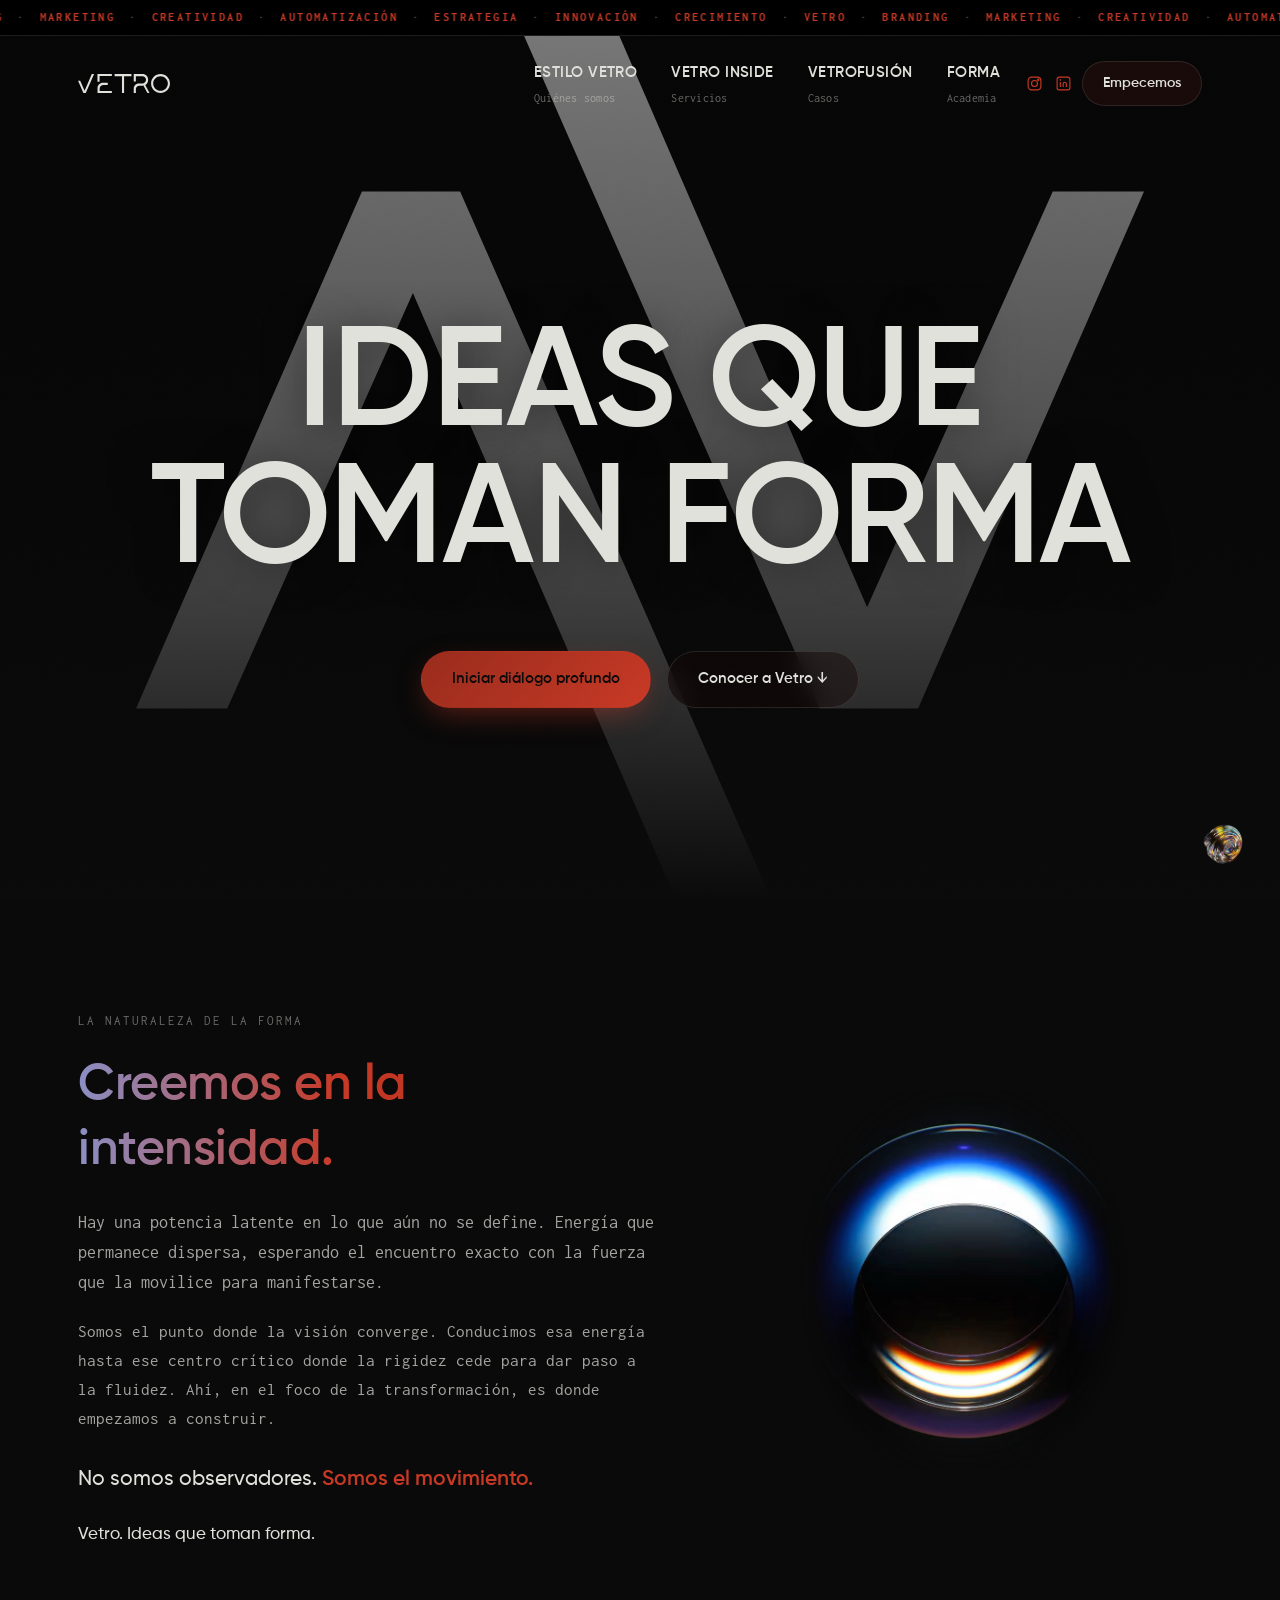
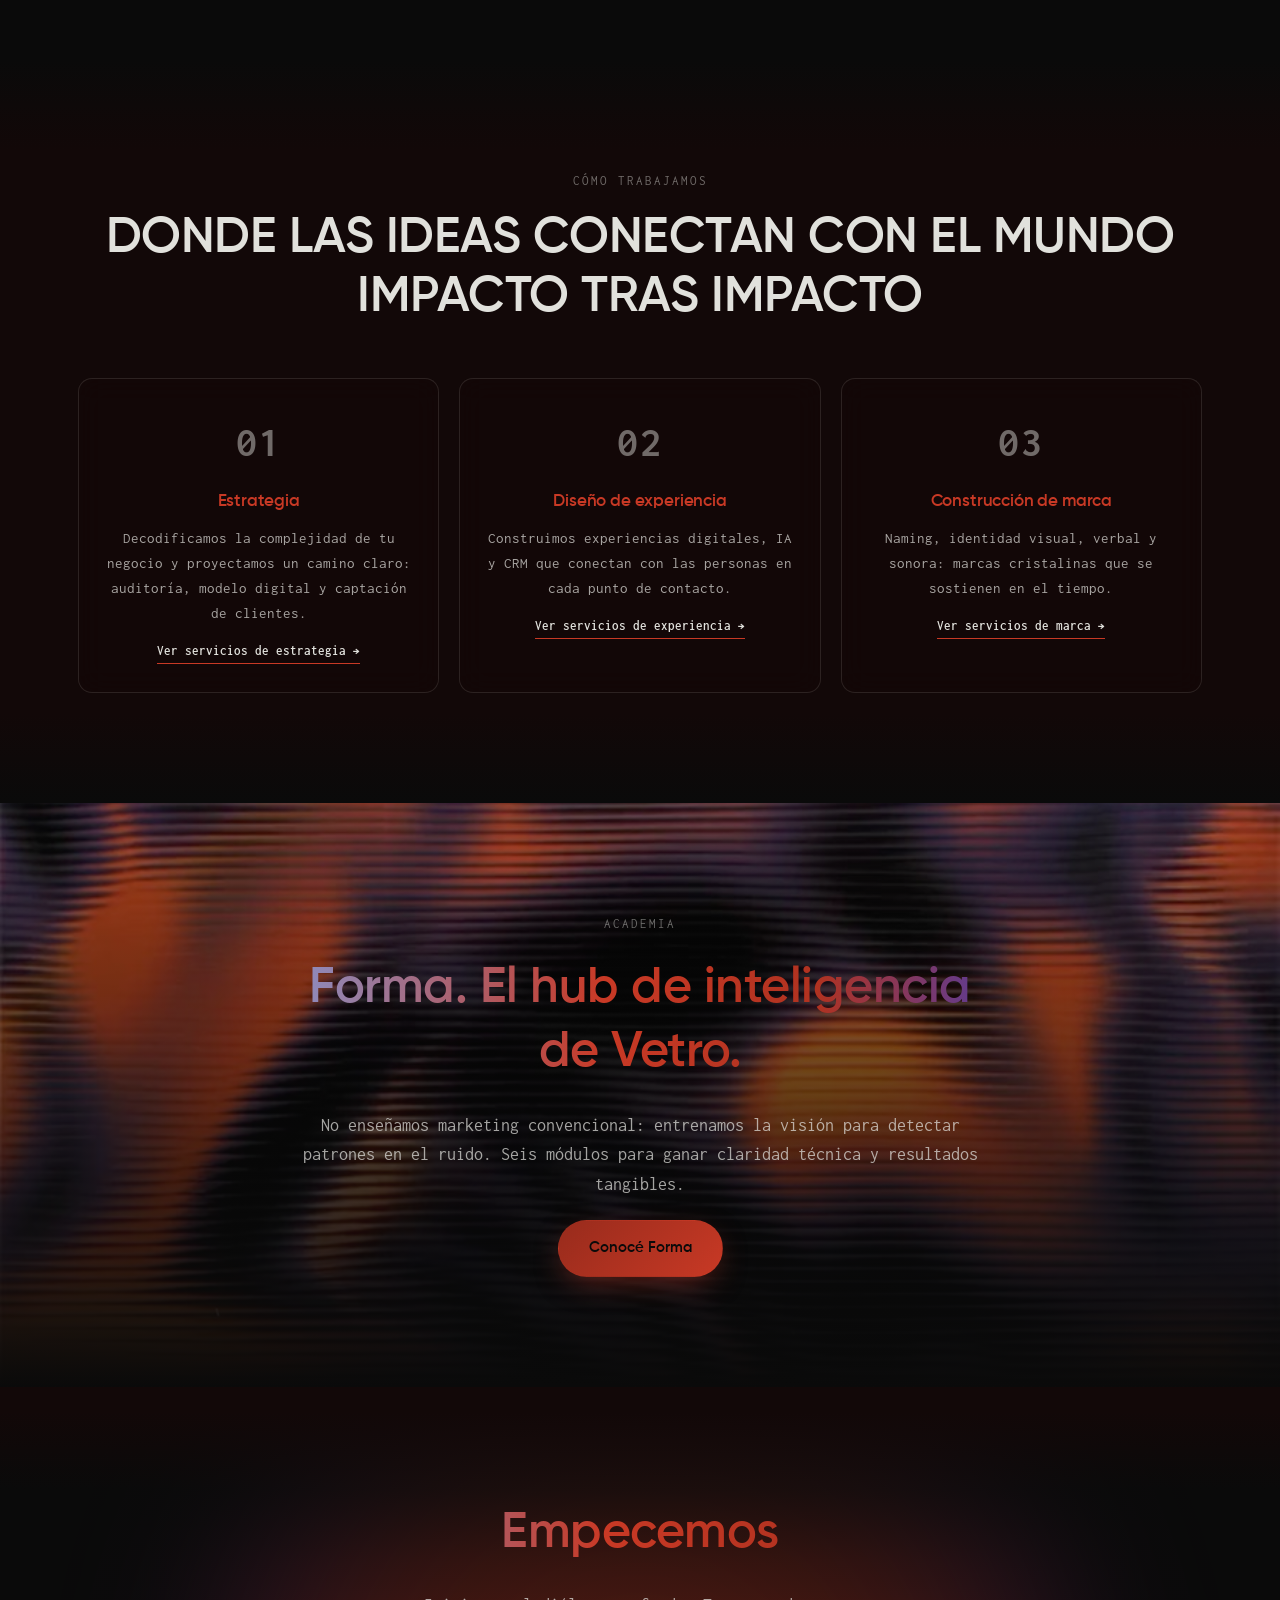
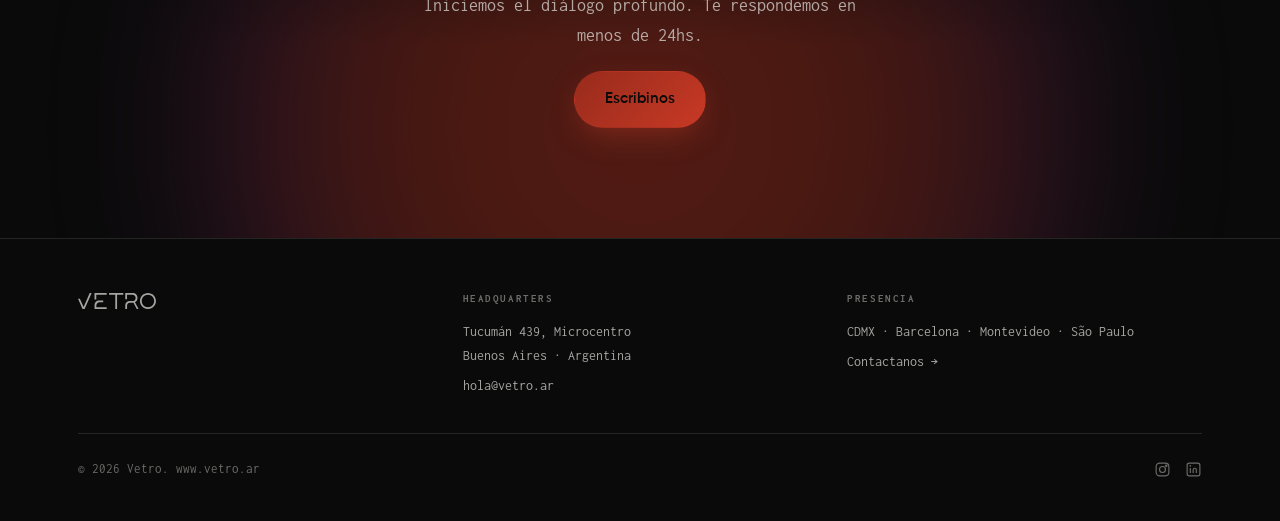
<file: index.html>
<!DOCTYPE html>
<html lang="es">
<head>
<meta charset="UTF-8">
<meta name="viewport" content="width=device-width, initial-scale=1.0">
<title>Vetro — Ideas que toman forma</title>
<meta name="description" content="Vetro es un estudio de estrategia, identidad y comunicación. Decodificamos la complejidad para proyectar claridad absoluta. Somos el movimiento.">
<link rel="icon" href="assets/img/favicon.svg" type="image/svg+xml">
<link rel="stylesheet" href="css/style.css?v=1790963338">
</head>
<body>

<div class="noise-overlay"></div>

<!-- ===== NAV ===== -->
<div class="marquee-bar" aria-hidden="true">
  <div class="marquee-track" id="marquee-track">
    <span class="marquee-set"><span>BRANDING</span><span class="dot">&middot;</span><span>MARKETING</span><span class="dot">&middot;</span><span>CREATIVIDAD</span><span class="dot">&middot;</span><span>AUTOMATIZACIÓN</span><span class="dot">&middot;</span><span>ESTRATEGIA</span><span class="dot">&middot;</span><span>INNOVACIÓN</span><span class="dot">&middot;</span><span>CRECIMIENTO</span><span class="dot">&middot;</span><span>VETRO</span><span class="dot">&middot;</span></span>
  </div>
</div>
<header class="site-header" id="site-header">
  <div class="container header-inner">
    <a href="index.html" class="logo" aria-label="Vetro — inicio">
      <svg class="logo-word" viewBox="0 0 4012.91 832.67" fill="currentColor" xmlns="http://www.w3.org/2000/svg" aria-hidden="true">
        <polygon points="287.21 726.88 601.42 2.17 701.05 2.17 336.19 831.8 234.33 831.8 0 295.5 94.62 295.5 287.21 726.88"/>
        <polygon points="848.4 334.24 940.62 334.24 940.62 92.21 1476.21 92.21 1476.21 0 848.4 0 848.4 334.24"/>
        <path d="M943.17,640.1c0-90.6,73.44-164.04,164.04-164.04h189.43v-92.21h-207.87c-131.34,0-237.82,106.47-237.82,237.82v208.45h625.25v-92.21h-533.03v-97.8Z"/>
        <polygon points="1597.02 94 1917.86 94 1917.86 831.12 2010.07 831.12 2010.07 94 2330.91 94 2330.91 1.78 1597.02 1.78 1597.02 94"/>
        <path d="M3059.32,270.52v-25.6c-.1,0-.1.63-.1.63v-5.64c.29-131.55-106.29-238.41-237.88-238.41h-389.24v324.84h92.26V93.71h281.41c44.49,0,84.84,18.08,114,47.24,29.21,29.16,47.24,69.46,47.24,114,0,89.03-72.16,161.19-161.19,161.24l-153.14.05c-121.86,0-220.58,98.77-220.58,220.63v195.8h92.26v-172.95c0-83.54,67.77-151.31,151.31-151.31h145.77c11.28,0,22.37-.77,33.21-2.31l174.11,324.89h92.21l-187.8-350.44c75.05-40.01,126.15-119.06,126.15-210.02Z"/>
        <path d="M3601.73,1.88h-1.88c-227.09,0-411.18,184.09-411.18,411.18h0c0,227.09,184.09,411.18,411.18,411.18h1.88c227.09,0,411.18-184.09,411.18-411.18h0c0-227.09-184.09-411.18-411.18-411.18ZM3920.7,413.06c0,176.16-142.8,318.96-318.96,318.96h-1.88c-176.16,0-318.96-142.8-318.96-318.96h0c0-176.16,142.8-318.96,318.96-318.96h1.88c176.16,0,318.96,142.8,318.96,318.96h0Z"/>
      </svg>
    </a>

    <nav class="main-nav" id="main-nav">
      <a href="nosotros.html" class="nav-item">
        <span class="nav-item-title">ESTILO VETRO</span>
        <span class="nav-item-sub">Quiénes somos</span>
      </a>
      <a href="servicios.html" class="nav-item">
        <span class="nav-item-title">VETRO INSIDE</span>
        <span class="nav-item-sub">Servicios</span>
      </a>
      <a href="casos.html" class="nav-item">
        <span class="nav-item-title">VETROFUSIÓN</span>
        <span class="nav-item-sub">Casos</span>
      </a>
      <a href="forma.html" class="nav-item">
        <span class="nav-item-title">FORMA</span>
        <span class="nav-item-sub">Academia</span>
      </a>
      <div class="nav-social">
        <a href="https://instagram.com/vetro.ar" aria-label="Instagram" target="_blank" rel="noopener">
          <svg viewBox="0 0 24 24" fill="none" stroke="currentColor" stroke-width="1.6"><rect x="3" y="3" width="18" height="18" rx="5"/><circle cx="12" cy="12" r="4.2"/><circle cx="17.3" cy="6.7" r="1"/></svg>
        </a>
        <a href="https://linkedin.com/company/vetro-ar" aria-label="LinkedIn" target="_blank" rel="noopener">
          <svg viewBox="0 0 24 24" fill="none" stroke="currentColor" stroke-width="1.6"><rect x="3" y="3" width="18" height="18" rx="3"/><line x1="7.5" y1="10" x2="7.5" y2="17"/><circle cx="7.5" cy="6.8" r="0.4" fill="currentColor"/><path d="M11.5 17v-4.2c0-1.6 1-2.6 2.4-2.6 1.3 0 2.1.9 2.1 2.6V17"/></svg>
        </a>
      </div>
      <a href="contacto.html" class="nav-cta">Empecemos</a>
    </nav>

    <button class="nav-toggle" id="nav-toggle" aria-label="Abrir menú" aria-expanded="false">
      <span></span><span></span><span></span>
    </button>
  </div>
</header>

<main id="top">

  <!-- ===== HERO (video) ===== -->
  <section class="video-hero">
    <video autoplay muted loop playsinline poster="assets/img/favicon.svg">
      <source src="https://res.cloudinary.com/tjba2dzw/video/upload/f_mp4,vc_h264,q_auto,w_1920,c_limit/hero.mp4" type="video/mp4">
    </video>
    <div class="container video-hero-inner">
      <h1 class="hero-headline reveal">Ideas que<br>toman forma</h1>
      <div class="hero-actions reveal">
        <a href="contacto.html" class="btn btn-primary">Iniciar diálogo profundo</a>
        <a href="#manifiesto" class="btn btn-ghost">Conocer a Vetro ↓</a>
      </div>
    </div>
  </section>

  <!-- ===== MANIFIESTO ===== -->
  <section class="section" id="manifiesto">
    <div class="container split">
      <div class="split-text reveal">
        <p class="eyebrow">La naturaleza de la forma</p>
        <h2 class="gradient-text">Creemos en la intensidad.</h2>
        <p class="lead">
          Hay una potencia latente en lo que aún no se define. Energía que permanece
          dispersa, esperando el encuentro exacto con la fuerza que la movilice
          para manifestarse.
        </p>
        <p>
          Somos el punto donde la visión converge. Conducimos esa energía hasta ese
          centro crítico donde la rigidez cede para dar paso a la fluidez. Ahí, en el
          foco de la transformación, es donde empezamos a construir.
        </p>
        <p class="statement">No somos observadores. <span class="accent">Somos el movimiento.</span></p>
        <p style="margin-top:1.4em; font-family:var(--font-heading); font-weight:500; color:var(--ink)">Vetro. Ideas que toman forma.</p>
      </div>
      <div class="split-visual reveal" aria-hidden="true">
        <div class="visual-blob-video">
          <video autoplay muted loop playsinline poster="assets/img/manifiesto-glass-poster.jpg">
            <source src="https://res.cloudinary.com/tjba2dzw/video/upload/f_mp4,vc_h264,q_auto,w_1920,c_limit/manifiesto-glass.mp4" type="video/mp4">
          </video>
        </div>
      </div>
    </div>
  </section>

  <!-- ===== 3 PILARES (reemplaza "DESCUBRE") ===== -->
  <section class="section section-tint" id="pilares">
    <div class="container">
      <p class="eyebrow reveal center">Cómo trabajamos</p>
      <h2 class="headline-white center reveal">
        DONDE LAS IDEAS CONECTAN CON EL MUNDO<br>
        IMPACTO TRAS IMPACTO
      </h2>

      <div class="pillars-grid">
        <a href="servicios.html#estrategia" class="pillar-card reveal">
          <span class="num">01</span>
          <h3>Estrategia</h3>
          <p>Decodificamos la complejidad de tu negocio y proyectamos un camino claro: auditoría, modelo digital y captación de clientes.</p>
          <span class="card-link">Ver servicios de estrategia →</span>
        </a>
        <a href="servicios.html#experiencia" class="pillar-card reveal">
          <span class="num">02</span>
          <h3>Diseño de experiencia</h3>
          <p>Construimos experiencias digitales, IA y CRM que conectan con las personas en cada punto de contacto.</p>
          <span class="card-link">Ver servicios de experiencia →</span>
        </a>
        <a href="servicios.html#marca" class="pillar-card reveal">
          <span class="num">03</span>
          <h3>Construcción de marca</h3>
          <p>Naming, identidad visual, verbal y sonora: marcas cristalinas que se sostienen en el tiempo.</p>
          <span class="card-link">Ver servicios de marca →</span>
        </a>
      </div>
    </div>
  </section>

  <!-- ===== CASOS TEASER ===== -->
  <!-- ===== FORMA TEASER ===== -->
  <section class="section section-tint" id="forma-teaser">
    <div class="forma-video-wrap" aria-hidden="true">
      <div class="forma-video-rotator">
        <video autoplay muted loop playsinline poster="assets/img/forma-teaser-poster.jpg">
          <source src="https://res.cloudinary.com/tjba2dzw/video/upload/f_mp4,vc_h264,q_auto,w_1920,c_limit/forma-teaser-bg.mp4" type="video/mp4">
        </video>
      </div>
    </div>
    <div class="forma-video-fade" aria-hidden="true"></div>
    <div class="container narrow center">
      <p class="eyebrow reveal center">Academia</p>
      <h2 class="gradient-text reveal">Forma. El hub de inteligencia de Vetro.</h2>
      <p class="lead reveal">
        No enseñamos marketing convencional: entrenamos la visión para detectar
        patrones en el ruido. Seis módulos para ganar claridad técnica y resultados tangibles.
      </p>
      <div class="reveal" style="margin-top:10px">
        <a href="forma.html" class="btn btn-primary">Conocé Forma</a>
      </div>
    </div>
  </section>

  <!-- ===== CONTACTO CTA ===== -->
  <section class="section contact-section" id="contacto-cta" style="text-align:center; overflow:hidden">
    <div class="blob blob-d" aria-hidden="true"></div>
    <div class="container narrow center">
      <h2 class="gradient-text reveal">Empecemos</h2>
      <p class="lead reveal" style="max-width:50ch;margin:0 auto 10px">
        Iniciemos el diálogo profundo. Te respondemos en menos de 24hs.
      </p>
      <div class="reveal" style="margin-top:20px">
        <a href="contacto.html" class="btn btn-primary">Escribinos</a>
      </div>
    </div>
  </section>

</main>

<!-- ===== FOOTER ===== -->
<footer class="site-footer">
  <div class="container">
    <div class="footer-grid">
      <div class="footer-col">
        <a href="index.html" class="logo logo-sm">
          <svg class="logo-word" viewBox="0 0 4012.91 832.67" fill="currentColor" xmlns="http://www.w3.org/2000/svg" aria-hidden="true">
            <polygon points="287.21 726.88 601.42 2.17 701.05 2.17 336.19 831.8 234.33 831.8 0 295.5 94.62 295.5 287.21 726.88"/>
            <polygon points="848.4 334.24 940.62 334.24 940.62 92.21 1476.21 92.21 1476.21 0 848.4 0 848.4 334.24"/>
            <path d="M943.17,640.1c0-90.6,73.44-164.04,164.04-164.04h189.43v-92.21h-207.87c-131.34,0-237.82,106.47-237.82,237.82v208.45h625.25v-92.21h-533.03v-97.8Z"/>
            <polygon points="1597.02 94 1917.86 94 1917.86 831.12 2010.07 831.12 2010.07 94 2330.91 94 2330.91 1.78 1597.02 1.78 1597.02 94"/>
            <path d="M3059.32,270.52v-25.6c-.1,0-.1.63-.1.63v-5.64c.29-131.55-106.29-238.41-237.88-238.41h-389.24v324.84h92.26V93.71h281.41c44.49,0,84.84,18.08,114,47.24,29.21,29.16,47.24,69.46,47.24,114,0,89.03-72.16,161.19-161.19,161.24l-153.14.05c-121.86,0-220.58,98.77-220.58,220.63v195.8h92.26v-172.95c0-83.54,67.77-151.31,151.31-151.31h145.77c11.28,0,22.37-.77,33.21-2.31l174.11,324.89h92.21l-187.8-350.44c75.05-40.01,126.15-119.06,126.15-210.02Z"/>
            <path d="M3601.73,1.88h-1.88c-227.09,0-411.18,184.09-411.18,411.18h0c0,227.09,184.09,411.18,411.18,411.18h1.88c227.09,0,411.18-184.09,411.18-411.18h0c0-227.09-184.09-411.18-411.18-411.18ZM3920.7,413.06c0,176.16-142.8,318.96-318.96,318.96h-1.88c-176.16,0-318.96-142.8-318.96-318.96h0c0-176.16,142.8-318.96,318.96-318.96h1.88c176.16,0,318.96,142.8,318.96,318.96h0Z"/>
          </svg>
        </a>
      </div>
      <div class="footer-col">
        <h5>Headquarters</h5>
        <p>Tucumán 439, Microcentro<br>Buenos Aires · Argentina</p>
        <p><a href="mailto:hola@vetro.ar">hola@vetro.ar</a></p>
      </div>
      <div class="footer-col">
        <h5>Presencia</h5>
        <p>CDMX · Barcelona · Montevideo · São Paulo</p>
        <p><a href="contacto.html">Contactanos →</a></p>
      </div>
    </div>
    <div class="footer-bottom">
      <p class="footer-copy">© 2026 Vetro. www.vetro.ar</p>
      <div class="footer-social">
        <a href="https://instagram.com/vetro.ar" aria-label="Instagram" target="_blank" rel="noopener">
          <svg viewBox="0 0 24 24" fill="none" stroke="currentColor" stroke-width="1.6"><rect x="3" y="3" width="18" height="18" rx="5"/><circle cx="12" cy="12" r="4.2"/><circle cx="17.3" cy="6.7" r="1"/></svg>
        </a>
        <a href="https://linkedin.com/company/vetro-ar" aria-label="LinkedIn" target="_blank" rel="noopener">
          <svg viewBox="0 0 24 24" fill="none" stroke="currentColor" stroke-width="1.6"><rect x="3" y="3" width="18" height="18" rx="3"/><line x1="7.5" y1="10" x2="7.5" y2="17"/><circle cx="7.5" cy="6.8" r="0.4" fill="currentColor"/><path d="M11.5 17v-4.2c0-1.6 1-2.6 2.4-2.6 1.3 0 2.1.9 2.1 2.6V17"/></svg>
        </a>
      </div>
    </div>
  </div>
</footer>

<a href="https://wa.me/5491178535180" target="_blank" rel="noopener" class="whatsapp-float" aria-label="Chatear por WhatsApp">
  <img src="assets/img/whatsapp-swirl.png" alt="">
</a>

<script src="js/script.js?v=1790963338"></script>
</body>
</html>
</file>
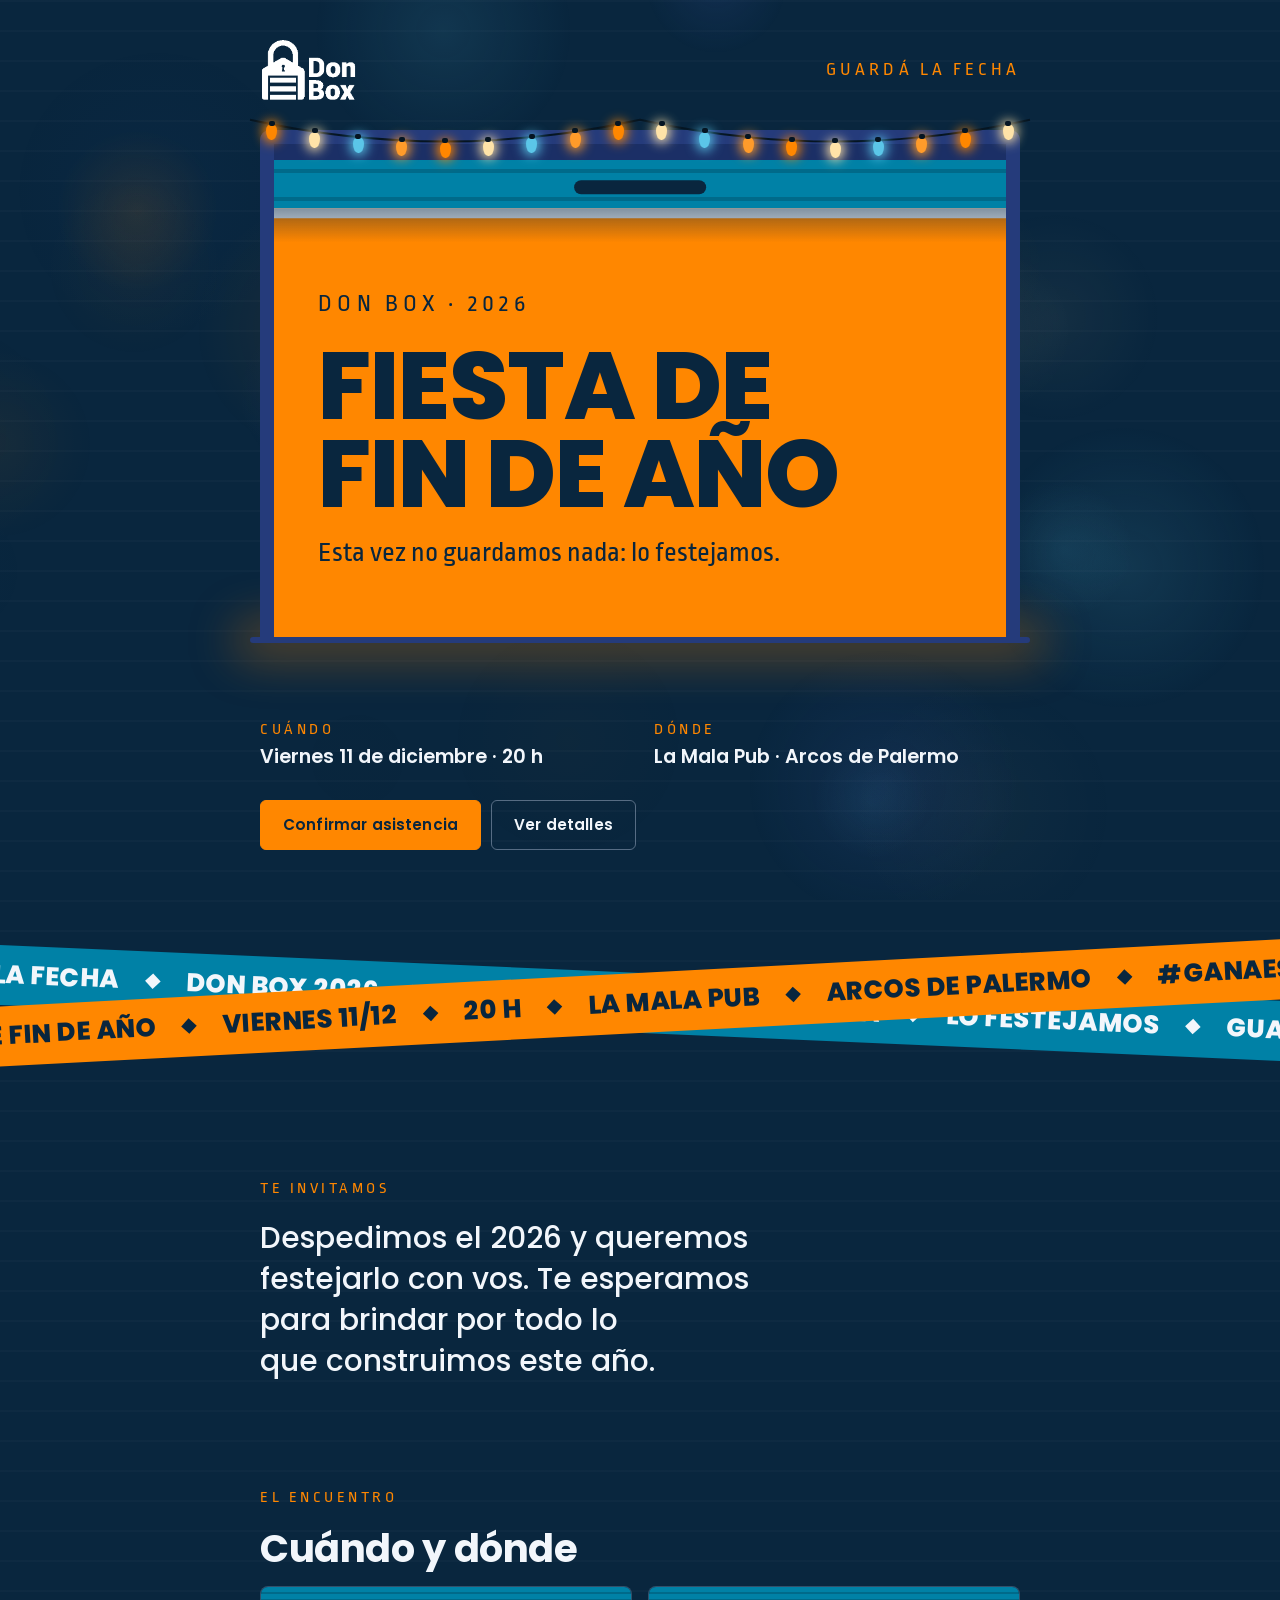
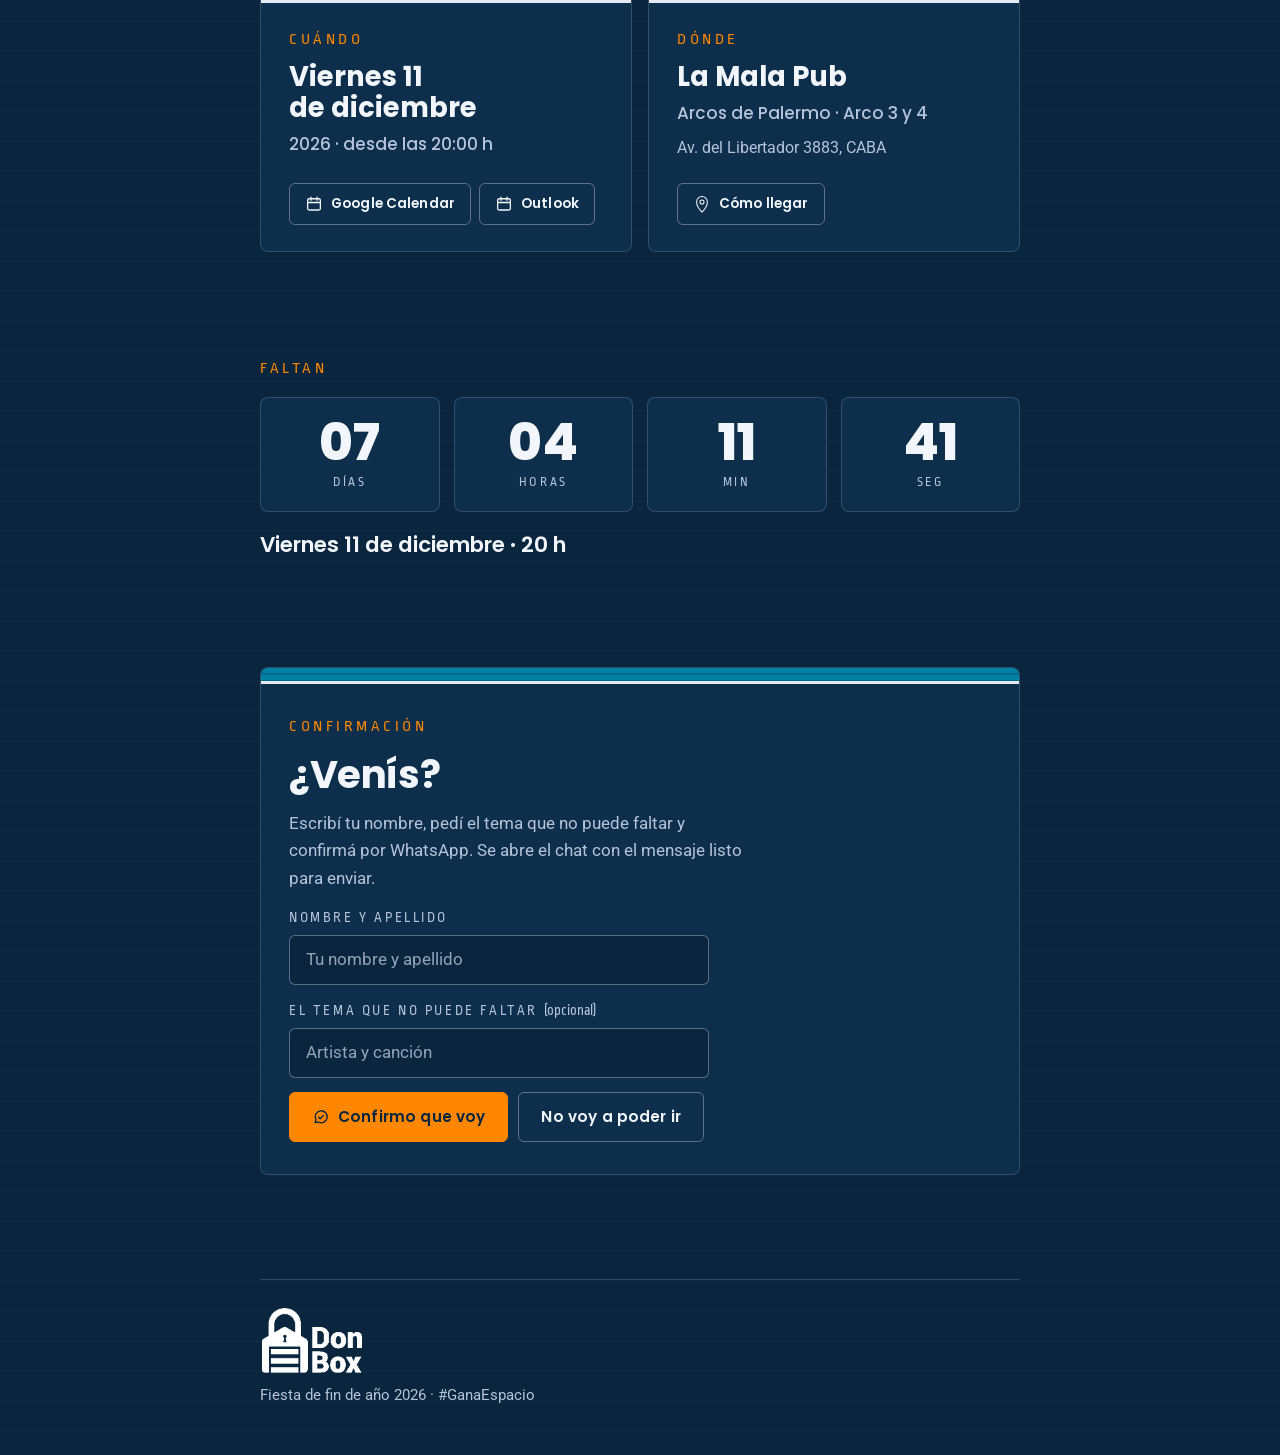
<file: invitaciondonbox/index.html>
<!doctype html>
<html lang="es">
<head>
<meta charset="utf-8">
<meta name="viewport" content="width=device-width,initial-scale=1,viewport-fit=cover">
<meta name="robots" content="noindex, nofollow">
<meta name="theme-color" content="#09263E">
<title>Fin de año Don Box</title>
<link rel="preconnect" href="https://fonts.googleapis.com">
<link rel="preconnect" href="https://fonts.gstatic.com" crossorigin>
<link rel="stylesheet" href="https://fonts.googleapis.com/css2?family=Poppins:wght@500;600;700;800&family=Ropa+Sans&family=Roboto:wght@400;500&display=swap">
<style>
img{max-width:100%}[hidden]:not([hidden=until-found i]){display:none!important}
/* Layout: la portada es la baulera (Doble Estándar, 3 × 2 m): la persiana sube y deja ver la fiesta;
   debajo, una columna de 760px con la invitación, cuándo y dónde como dos unidades con persiana,
   la cuenta regresiva y la confirmación por WhatsApp. Un solo tema oscuro, a propósito: es la noche de la fiesta. */
:root {
  --night: #09263E;
  --panel: #0D2F4C;
  --brand: #253B7B;
  --brand-d: #1B2F66;
  --orange: #FF8700;
  --orange-hi: #FF9B2A;
  --teal: #0081A6;
  --teal-d: #006A8A;
  --rail: #E3EAF4;
  --steel: #C9D4E5;
  --ice: #F2F6FB;
  --muted: #B5C3DA;
  --line: rgba(181, 195, 218, .22);
  --line-strong: rgba(181, 195, 218, .45);
  --shadow: rgba(9, 38, 62, .45);
  --texture: rgba(255, 255, 255, .018);
  --teal-l: #5BC6E8;
  --brand-l: #4A66C8;
  --warm: #FFE3A8;
  --wire: #051522;
  --glow: rgba(255, 135, 0, .38);
  --f-display: "Poppins", "Helvetica Neue", Arial, sans-serif;
  --f-label: "Ropa Sans", "Arial Narrow", Arial, sans-serif;
  --f-body: "Roboto", "Helvetica Neue", Arial, sans-serif;
  --ease: cubic-bezier(.22, .8, .24, 1);
  --back: cubic-bezier(.34, 1.56, .64, 1);
  --L: clamp(54px, 12vw, 76px);
  --P: clamp(30px, 6vw, 44px);
  color-scheme: dark;
}
* { box-sizing: border-box; }
html { scroll-behavior: smooth; }
body {
  margin: 0;
  background: repeating-linear-gradient(180deg, var(--texture) 0 2px, transparent 2px 30px), var(--night);
  color: var(--ice);
  font-family: var(--f-body);
  font-size: 1.0625rem;
  line-height: 1.6;
  -webkit-font-smoothing: antialiased;
  overflow-x: hidden;
  padding-top: env(safe-area-inset-top, 0px);
  padding-bottom: env(safe-area-inset-bottom, 0px);
  padding-left: max(16px, env(safe-area-inset-left, 0px));
  padding-right: max(16px, env(safe-area-inset-right, 0px));
}
h1, h2, h3, p { margin: 0; }

/* ---------- Piezas tipográficas ---------- */
.label {
  font-family: var(--f-label);
  font-size: 1rem;
  letter-spacing: .22em;
  text-transform: uppercase;
  color: var(--orange);
}
.h2 {
  font-family: var(--f-display);
  font-weight: 700;
  font-size: clamp(1.75rem, 6vw, 2.4rem);
  line-height: 1.12;
  letter-spacing: -.01em;
  text-wrap: balance;
}
.muted { color: var(--muted); }

/* ---------- Botones ---------- */
.btn {
  display: inline-flex; align-items: center; justify-content: center; gap: 8px;
  min-height: 48px; padding: 12px 22px;
  font-family: var(--f-display); font-weight: 600; font-size: .95rem; letter-spacing: .01em;
  text-decoration: none; border-radius: 6px; cursor: pointer;
  border: 1.5px solid var(--orange); background: var(--orange); color: var(--night);
  transition: transform .2s var(--ease), background-color .2s ease, border-color .2s ease;
}
.btn:hover { transform: translateY(-2px); background: var(--orange-hi); border-color: var(--orange-hi); }
.btn:active { transform: scale(.98); }
.btn.ghost { background: transparent; border-color: var(--line-strong); color: var(--ice); }
.btn.ghost:hover { border-color: var(--muted); background: var(--panel); }
.btn.sm { min-height: 42px; padding: 8px 15px; font-size: .85rem; }
.btn svg { width: 18px; height: 18px; flex: none; }
.btn:focus-visible, .lock:focus-visible, input:focus-visible { outline: 2px solid var(--ice); outline-offset: 3px; }

/* ---------- Portada: la baulera ---------- */
.hero {
  max-width: 760px; margin: 0 auto;
  display: flex; flex-direction: column; gap: clamp(20px, 4vw, 30px);
  padding-block: clamp(20px, 5vw, 40px) 8px;
}
.topbar { display: flex; justify-content: space-between; align-items: center; gap: 16px; }
.topbar img { display: block; height: clamp(44px, 9vw, 60px); width: auto; }
.kicker { font-family: var(--f-label); font-size: clamp(.95rem, 3.4vw, 1.15rem); letter-spacing: .22em; text-transform: uppercase; color: var(--orange); text-align: right; }

.unit { position: relative; padding-bottom: var(--P); }
.door {
  position: relative;
  aspect-ratio: 3 / 2;
  max-width: 100%;
  border: clamp(8px, 1.8vw, 14px) solid var(--brand);
  border-bottom: 0;
  border-radius: 10px 10px 0 0;
  background: var(--orange);
  overflow: hidden;
  container-type: inline-size;
}
.floor { height: 6px; margin-inline: -10px; border-radius: 3px; background: var(--brand); }
.interior {
  position: absolute; left: 0; right: 0; top: 15%; bottom: 0;
  display: flex; flex-direction: column; justify-content: center; gap: 2.6cqi;
  padding-inline: 6cqi;
  color: var(--night);
}
.over { font-family: var(--f-label); font-size: clamp(.8rem, 4.2cqi, 1.5rem); letter-spacing: .22em; text-transform: uppercase; }
.h1 { font-family: var(--f-display); font-weight: 800; font-size: min(13cqi, 6.4rem); line-height: .92; letter-spacing: -.01em; text-transform: uppercase; }
.h1 span { display: block; }
.tagline { font-family: var(--f-label); font-size: clamp(1rem, 4.6cqi, 1.75rem); line-height: 1.2; }

.shutter { position: absolute; inset: 0; overflow: hidden; pointer-events: none; }
.slats {
  position: absolute; inset: 0;
  background: repeating-linear-gradient(180deg, var(--teal) 0 24px, var(--teal-d) 24px 28px);
  border-bottom: clamp(6px, 1.4vw, 10px) solid var(--rail);
  transform: translateY(-85%);
  transition: transform 1.15s cubic-bezier(.65, 0, .35, 1);
}
.slats::after { content: ""; position: absolute; left: 0; right: 0; top: 100%; height: clamp(18px, 4vw, 34px); background: linear-gradient(var(--shadow), transparent); }
.handle { position: absolute; left: 50%; bottom: clamp(8px, 2vw, 14px); width: 18%; height: clamp(8px, 1.6vw, 14px); transform: translateX(-50%); border-radius: 99px; background: var(--night); }
.housing { position: absolute; left: 0; right: 0; top: 0; height: clamp(10px, 2vw, 16px); background: var(--brand-d); }
.js .door:not(.open) .slats { transform: none; }
.js .door:not(.open) .interior > * { opacity: 0; }

.lock {
  position: absolute; z-index: 3;
  left: 50%; bottom: calc(var(--P) + 6px - .39 * var(--L));
  width: var(--L); height: calc(1.1 * var(--L)); margin-left: calc(-.5 * var(--L));
  padding: 0; border: 0; background: none; cursor: pointer;
  transform-origin: 50% 30%;
  transition: transform .5s cubic-bezier(.55, 0, 1, .45), opacity .5s ease;
}
.shackle {
  position: absolute; left: 18%; top: 0; width: 64%; height: calc(.62 * var(--L));
  border: calc(.13 * var(--L)) solid var(--steel); border-bottom: 0; border-radius: 999px 999px 0 0;
  transform-origin: 15% 100%;
  transition: transform .3s var(--back);
}
.lbody { position: absolute; left: 0; bottom: 0; width: 100%; height: calc(.78 * var(--L)); border-radius: calc(.14 * var(--L)); background: var(--orange); box-shadow: 0 6px 0 var(--shadow); }
.lbody::before { content: ""; position: absolute; left: 50%; top: 30%; width: 22%; aspect-ratio: 1; border-radius: 50%; transform: translateX(-50%); background: var(--night); }
.lbody::after { content: ""; position: absolute; left: 50%; top: 46%; width: 10%; height: 28%; border-radius: 0 0 4px 4px; transform: translateX(-50%); background: var(--night); }
.lock.unlocked .shackle { transform: translateY(-24%) rotate(-14deg); }
.lock.drop { transform: translateY(170px) rotate(24deg); opacity: 0; }

.facts { display: grid; grid-template-columns: repeat(auto-fit, minmax(min(100%, 240px), 1fr)); gap: 14px 28px; }
.fact { display: flex; flex-direction: column; gap: 2px; min-width: 0; }
.fact .val { font-family: var(--f-display); font-weight: 600; font-size: clamp(1.05rem, 4vw, 1.2rem); line-height: 1.35; }
.actions { display: flex; flex-wrap: wrap; gap: 10px; }

/* ---------- Secciones ---------- */
.wrap { max-width: 760px; margin: 0 auto; display: flex; flex-direction: column; gap: clamp(64px, 12vw, 104px); padding-block: clamp(56px, 10vw, 88px) 48px; }
.section { display: flex; flex-direction: column; gap: 16px; scroll-margin-top: 24px; }
.lead { max-width: 30ch; font-family: var(--f-display); font-weight: 500; font-size: clamp(1.35rem, 4.8vw, 1.85rem); line-height: 1.38; text-wrap: balance; }

.panels { display: grid; grid-template-columns: repeat(auto-fit, minmax(min(100%, 300px), 1fr)); gap: 16px; }
.panel { min-width: 0; display: flex; flex-direction: column; background: var(--panel); border: 1px solid var(--line); border-radius: 8px; overflow: hidden; }
.strip { height: 16px; flex: none; background: repeating-linear-gradient(180deg, var(--teal) 0 5px, var(--teal-d) 5px 7px); border-bottom: 3px solid var(--rail); }
.pbody { flex: 1; display: flex; flex-direction: column; gap: 8px; padding: 24px clamp(20px, 5vw, 28px) 26px; }
.pbody h3 { font-family: var(--f-display); font-weight: 700; font-size: clamp(1.45rem, 5vw, 1.7rem); line-height: 1.15; text-wrap: balance; }
.pbody .detail { font-family: var(--f-display); font-weight: 500; color: var(--muted); }
.pbody .addr { color: var(--muted); font-size: 1rem; }
.pactions { margin-top: auto; padding-top: 14px; display: flex; flex-wrap: wrap; gap: 8px; }

.units { display: grid; grid-template-columns: repeat(4, minmax(0, 1fr)); gap: clamp(8px, 2vw, 14px); }
.tile { min-width: 0; display: flex; flex-direction: column; align-items: center; gap: 2px; padding: clamp(12px, 3vw, 18px) 4px; background: var(--panel); border: 1px solid var(--line); border-radius: 8px; }
.tile .n { font-family: var(--f-display); font-weight: 800; font-size: clamp(1.9rem, 8.5vw, 3.2rem); line-height: 1.05; font-variant-numeric: tabular-nums; }
.tile .u { font-family: var(--f-label); font-size: .82rem; letter-spacing: .2em; text-transform: uppercase; color: var(--muted); }
.tile .n.bump { animation: bump .35s var(--ease); }
.cd-msg { font-family: var(--f-display); font-weight: 600; font-size: clamp(1.1rem, 4.4vw, 1.35rem); }

.rsvp .pbody { gap: 14px; padding-block: 30px 32px; }
.rsvp .intro { color: var(--muted); max-width: 46ch; }
.field { display: flex; flex-direction: column; gap: 6px; max-width: 420px; }
.field label { font-family: var(--f-label); font-size: .9rem; letter-spacing: .18em; text-transform: uppercase; color: var(--muted); }
.field input {
  width: 100%; min-height: 50px; padding: 10px 16px; font: inherit; color: var(--ice);
  background: var(--night); border: 1px solid var(--line-strong); border-radius: 6px;
  transition: border-color .2s ease;
}
.field input::placeholder { color: var(--muted); opacity: .8; }
.field input:focus { border-color: var(--orange); }
.thanks { font-weight: 500; }
.small { color: var(--muted); font-size: .9rem; }
.small strong { color: var(--ice); font-weight: 500; white-space: nowrap; }

.foot { display: flex; flex-direction: column; gap: 10px; padding-top: 28px; border-top: 1px solid var(--line); }
.foot img { display: block; width: 104px; height: auto; }
.foot p { color: var(--muted); font-size: .95rem; }

#confetti { position: fixed; inset: 0; width: 100%; height: 100%; pointer-events: none; z-index: 50; }
#lights { position: fixed; inset: 0; width: 100%; height: 100%; pointer-events: none; z-index: 0; }
.hero, .tickers, .wrap { position: relative; z-index: 1; }

/* ---------- Guirnalda de luces ---------- */
.garland { position: absolute; z-index: 4; left: -10px; right: -10px; top: calc(-1 * clamp(10px, 2vw, 16px)); height: clamp(42px, 7vw, 58px); pointer-events: none; }
.garland svg { position: absolute; inset: 0; width: 100%; height: 100%; overflow: visible; }
.garland path { fill: none; stroke: var(--wire); stroke-width: 2; vector-effect: non-scaling-stroke; }
.bulb { position: absolute; width: 11px; height: 16px; margin-left: -5.5px; border-radius: 50% 50% 46% 46% / 40% 40% 60% 60%; background: var(--c); box-shadow: 0 0 12px 3px var(--c); }
.bulb::before { content: ""; position: absolute; left: 22%; top: -22%; width: 56%; height: 30%; border-radius: 2px; background: var(--wire); }
.floor { transition: box-shadow 1.2s ease .5s; }
.door.open + .floor { box-shadow: 0 0 48px 14px var(--glow); }

/* ---------- Cintas ---------- */
.tickers {
  height: clamp(120px, 22vw, 170px);
  overflow: hidden;
  margin-top: clamp(36px, 8vw, 60px);
  margin-left: calc(-1 * max(16px, env(safe-area-inset-left, 0px)));
  margin-right: calc(-1 * max(16px, env(safe-area-inset-right, 0px)));
}
.tape { position: absolute; left: -10%; right: -10%; top: 50%; padding-block: clamp(10px, 2vw, 14px); overflow: hidden; white-space: nowrap; }
.tape.t1 { z-index: 2; background: var(--orange); color: var(--night); transform: translateY(-50%) rotate(-3deg); }
.tape.t2 { z-index: 1; background: var(--teal); color: var(--ice); transform: translateY(-50%) rotate(2.5deg); }
.track { display: inline-flex; align-items: center; width: max-content; font-family: var(--f-display); font-weight: 800; font-size: clamp(1.1rem, 3.6vw, 1.6rem); line-height: 1.2; text-transform: uppercase; letter-spacing: .02em; }
.track span, .track i { margin-right: clamp(16px, 3vw, 28px); }
.track i { width: .42em; height: .42em; flex: none; background: currentColor; transform: rotate(45deg); }
.opt { text-transform: none; letter-spacing: 0; }

/* ---------- Movimiento ---------- */
@keyframes pop { from { opacity: 0; transform: scale(.82); } to { opacity: 1; transform: none; } }
@keyframes jiggle { 0%, 62%, 100% { transform: rotate(0); } 68% { transform: rotate(-7deg); } 74% { transform: rotate(6deg); } 80% { transform: rotate(-4deg); } 86% { transform: rotate(2deg); } }
@keyframes bump { from { transform: translateY(-18%); opacity: .4; } to { transform: none; opacity: 1; } }
@keyframes rise { from { transform: translateY(40px); } to { transform: none; } }
@keyframes twinkle { 0%, 100% { opacity: 1; } 50% { opacity: .4; box-shadow: 0 0 4px 1px var(--c); } }
@keyframes marquee { from { transform: translateX(0); } to { transform: translateX(-50%); } }
@media (prefers-reduced-motion: no-preference) {
  .bulb { animation: twinkle var(--tw, 2.4s) ease-in-out var(--td, 0s) infinite; }
  .track { animation: marquee 28s linear infinite; }
  .t2 .track { animation-duration: 34s; animation-direction: reverse; }
  .js .door.open .interior > * { animation: pop .7s var(--back) var(--d, .4s) both; transform-origin: 0 60%; }
  .js .lock:not(.unlocked) { animation: jiggle 1.5s ease-in-out .2s infinite; }
  @supports (animation-timeline: view()) {
    .reveal { animation: rise linear both; animation-timeline: view(); animation-range: entry 0% cover 24%; }
  }
}
@media (prefers-reduced-motion: reduce) {
  html { scroll-behavior: auto; }
  .slats, .lock, .shackle, .btn, .field input { transition: none; }
}
</style>
<script>document.documentElement.classList.add("js");</script>
</head>
<body>

<header class="hero" id="inicio">
  <div class="topbar">
    <img src="[data-uri]" alt="Don Box" width="329" height="204">
    <span class="kicker">Guardá la fecha</span>
  </div>

  <div class="unit">
    <div class="garland" id="garland" aria-hidden="true"><svg viewBox="0 0 100 40" preserveAspectRatio="none"><path d="M0 4 Q25 34 50 4 Q75 34 100 4"/></svg></div>
    <div class="door" id="door">
      <div class="interior">
        <p class="over" style="--d:.45s">Don Box · 2026</p>
        <h1 class="h1" style="--d:.55s"><span>Fiesta de</span> <span>fin de año</span></h1>
        <p class="tagline" style="--d:.75s">Esta vez no guardamos nada: lo festejamos.</p>
      </div>
      <div class="shutter" aria-hidden="true"><div class="slats"><span class="handle"></span></div></div>
      <div class="housing" aria-hidden="true"></div>
    </div>
    <div class="floor" aria-hidden="true"></div>
    <button class="lock" id="lock" type="button" aria-label="Abrir la baulera"><span class="shackle"></span><span class="lbody"></span></button>
  </div>

  <div class="facts">
    <div class="fact"><span class="label">Cuándo</span><span class="val">Viernes 11 de diciembre · 20 h</span></div>
    <div class="fact"><span class="label">Dónde</span><span class="val">La Mala Pub · Arcos de Palermo</span></div>
  </div>
  <div class="actions">
    <a class="btn" href="#confirmar">Confirmar asistencia</a>
    <a class="btn ghost" href="#detalles">Ver detalles</a>
  </div>
</header>

<div class="tickers" aria-hidden="true">
  <div class="tape t1"><div class="track" data-words="Fiesta de fin de año|Viernes 11/12|20 h|La Mala Pub|Arcos de Palermo|#GanaEspacio"></div></div>
  <div class="tape t2"><div class="track" data-words="Guardá la fecha|Don Box 2026|Esta vez no guardamos nada|Lo festejamos"></div></div>
</div>

<main class="wrap">
  <section class="section reveal" id="invitacion" aria-labelledby="t-inv">
    <p class="label" id="t-inv">Te invitamos</p>
    <p class="lead">Despedimos el 2026 y queremos festejarlo con vos. Te esperamos para brindar por todo lo que construimos este año.</p>
  </section>

  <section class="section" id="detalles" aria-labelledby="t-det">
    <p class="label">El encuentro</p>
    <h2 class="h2" id="t-det">Cuándo y dónde</h2>
    <div class="panels reveal">
      <article class="panel">
        <div class="strip" aria-hidden="true"></div>
        <div class="pbody">
          <p class="label">Cuándo</p>
          <h3>Viernes 11 de diciembre</h3>
          <p class="detail">2026 · desde las 20:00 h</p>
          <div class="pactions">
            <a class="btn ghost sm" href="https://calendar.google.com/calendar/render?action=TEMPLATE&amp;text=Fiesta%20de%20fin%20de%20a%C3%B1o%20Don%20Box&amp;dates=20261211T230000Z/20261212T030000Z&amp;ctz=America/Argentina/Buenos_Aires&amp;location=La%20Mala%20Pub%2C%20Arcos%20de%20Palermo%20%28Arco%203%20y%204%29%2C%20Av.%20del%20Libertador%203883%2C%20CABA&amp;details=Fiesta%20de%20fin%20de%20a%C3%B1o%20Don%20Box%202026.%20Desde%20las%2020%3A00%20h." target="_blank" rel="noopener" aria-label="Agendar en Google Calendar"><svg viewBox="0 0 24 24" fill="none" stroke="currentColor" stroke-width="1.7" stroke-linecap="round" stroke-linejoin="round" aria-hidden="true"><rect x="3.5" y="5" width="17" height="15" rx="2"/><path d="M3.5 10h17M8 3v4M16 3v4"/></svg>Google Calendar</a>
            <a class="btn ghost sm" href="https://outlook.live.com/calendar/0/action/compose?rru=addevent&amp;subject=Fiesta%20de%20fin%20de%20a%C3%B1o%20Don%20Box&amp;startdt=2026-12-11T20%3A00%3A00-03%3A00&amp;enddt=2026-12-12T00%3A00%3A00-03%3A00&amp;location=La%20Mala%20Pub%2C%20Arcos%20de%20Palermo%20%28Arco%203%20y%204%29%2C%20Av.%20del%20Libertador%203883%2C%20CABA&amp;body=Fiesta%20de%20fin%20de%20a%C3%B1o%20Don%20Box%202026.%20Desde%20las%2020%3A00%20h." target="_blank" rel="noopener" aria-label="Agendar en Outlook"><svg viewBox="0 0 24 24" fill="none" stroke="currentColor" stroke-width="1.7" stroke-linecap="round" stroke-linejoin="round" aria-hidden="true"><rect x="3.5" y="5" width="17" height="15" rx="2"/><path d="M3.5 10h17M8 3v4M16 3v4"/></svg>Outlook</a>
          </div>
        </div>
      </article>
      <article class="panel">
        <div class="strip" aria-hidden="true"></div>
        <div class="pbody">
          <p class="label">Dónde</p>
          <h3>La Mala Pub</h3>
          <p class="detail">Arcos de Palermo · Arco 3 y 4</p>
          <p class="addr">Av. del Libertador 3883, CABA</p>
          <div class="pactions">
            <a class="btn ghost sm" href="https://www.google.com/maps/search/?api=1&amp;query=La%20Mala%20Pub%2C%20Av.%20del%20Libertador%203883%2C%20Buenos%20Aires" target="_blank" rel="noopener"><svg viewBox="0 0 24 30" fill="none" stroke="currentColor" stroke-width="1.7" stroke-linecap="round" stroke-linejoin="round" aria-hidden="true"><path d="M12 28.5S3 19.6 3 11.6a9 9 0 0 1 18 0c0 8-9 16.9-9 16.9Z"/><circle cx="12" cy="11.6" r="3.4"/></svg>Cómo llegar</a>
          </div>
        </div>
      </article>
    </div>
  </section>

  <section class="section reveal" aria-labelledby="t-cd">
    <p class="label" id="t-cd">Faltan</p>
    <div class="units" id="units" role="timer" aria-live="off">
      <div class="tile"><span class="n" id="cd-d">--</span><span class="u">días</span></div>
      <div class="tile"><span class="n" id="cd-h">--</span><span class="u">horas</span></div>
      <div class="tile"><span class="n" id="cd-m">--</span><span class="u">min</span></div>
      <div class="tile"><span class="n" id="cd-s">--</span><span class="u">seg</span></div>
    </div>
    <p class="cd-msg" id="cd-msg">Viernes 11 de diciembre · 20 h</p>
  </section>

  <section class="section" id="confirmar" aria-labelledby="t-rsvp">
    <article class="panel rsvp reveal">
      <div class="strip" aria-hidden="true"></div>
      <div class="pbody">
        <p class="label">Confirmación</p>
        <h2 class="h2" id="t-rsvp">¿Venís?</h2>
        <p class="intro">Escribí tu nombre, pedí el tema que no puede faltar y confirmá por WhatsApp. Se abre el chat con el mensaje listo para enviar.</p>
        <div class="field">
          <label for="rsvp-name">Nombre y apellido</label>
          <input id="rsvp-name" type="text" autocomplete="name" placeholder="Tu nombre y apellido">
        </div>
        <div class="field">
          <label for="rsvp-song">El tema que no puede faltar <span class="opt">(opcional)</span></label>
          <input id="rsvp-song" type="text" autocomplete="off" placeholder="Artista y canción">
        </div>
        <div class="actions">
          <a class="btn" id="wa-yes" href="https://wa.me/" target="_blank" rel="noopener"><svg viewBox="0 0 24 24" fill="none" stroke="currentColor" stroke-width="1.8" stroke-linecap="round" stroke-linejoin="round" aria-hidden="true"><path d="M4 19.5 5.3 15.6A8 8 0 1 1 8.4 18.7L4 19.5Z"/><path d="m8.8 12.2 2.2 2.2 4.4-4.6"/></svg>Confirmo que voy</a>
          <a class="btn ghost" id="wa-no" href="https://wa.me/" target="_blank" rel="noopener">No voy a poder ir</a>
        </div>
        <p class="thanks" id="thanks" hidden>¡Gracias! Enviá el mensaje en WhatsApp para completar tu confirmación.</p>
        <p class="small" id="wa-help" hidden>Si no se abre WhatsApp, escribinos al <strong id="wa-num"></strong>.</p>
      </div>
    </article>
  </section>

  <footer class="foot">
    <img src="[data-uri]" alt="Don Box" width="329" height="204">
    <p>Fiesta de fin de año 2026 · #GanaEspacio</p>
  </footer>
</main>

<canvas id="lights" aria-hidden="true"></canvas>
<canvas id="confetti" aria-hidden="true"></canvas>

<script>
(function () {
  /* Número de WhatsApp que recibe las confirmaciones (solo dígitos, con 549). Vacío: el invitado elige el contacto. */
  var WA_NUMBER = "";
  var WA_LABEL = "";
  var START = Date.parse("2026-12-11T20:00:00-03:00");
  var AFTER = START + 10 * 3600 * 1000;

  function $(id) { return document.getElementById(id); }
  var reduce = !!(window.matchMedia && matchMedia("(prefers-reduced-motion: reduce)").matches);

  var css = getComputedStyle(document.documentElement);
  function tok(k) { return css.getPropertyValue(k).trim(); }

  /* ---------- Baulera: candado y persiana ---------- */
  var door = $("door"), lock = $("lock"), opened = false, doorOpen = false, auto;
  function openDoor() {
    if (opened) return;
    opened = true; clearTimeout(auto);
    if (reduce) { door.classList.add("open"); lock.hidden = true; return; }
    lock.classList.add("unlocked");
    setTimeout(function () { lock.classList.add("drop"); }, 280);
    setTimeout(function () { door.classList.add("open"); }, 420);
    setTimeout(function () {
      var r = door.getBoundingClientRect();
      burst(r.left + r.width / 2, r.top + r.height * .55, r.width);
    }, 950);
    setTimeout(function () { lock.hidden = true; }, 1000);
    setTimeout(function () { doorOpen = true; syncAmbient(); }, 2400);
  }
  lock.addEventListener("click", openDoor);
  if (reduce) openDoor(); else auto = setTimeout(openDoor, 1500);

  /* ---------- Guirnalda: lamparitas a lo largo del cable ---------- */
  var gl = $("garland");
  function hang() {
    [].slice.call(gl.querySelectorAll(".bulb")).forEach(function (b) { gl.removeChild(b); });
    var n = Math.max(8, Math.round(gl.clientWidth / 44));
    var cols = ["var(--orange)", "var(--warm)", "var(--teal-l)", "var(--orange-hi)"];
    for (var i = 0; i < n; i++) {
      var u = (i + .5) / n, s = u < .5 ? 0 : 1, t = (u - s * .5) * 2;
      var y = (1 - t) * (1 - t) * 4 + 2 * (1 - t) * t * 34 + t * t * 4;
      var b = document.createElement("span");
      b.className = "bulb";
      b.style.left = (u * 100).toFixed(2) + "%";
      b.style.top = (y / 40 * 100).toFixed(2) + "%";
      b.style.setProperty("--c", cols[i % cols.length]);
      b.style.setProperty("--td", (-((i * .37) % 2.4)).toFixed(2) + "s");
      b.style.setProperty("--tw", (1.8 + (i % 3) * .5) + "s");
      gl.appendChild(b);
    }
  }
  hang();

  /* ---------- Cintas ---------- */
  [].forEach.call(document.querySelectorAll(".track"), function (tr) {
    var words = tr.getAttribute("data-words").split("|"), html = "";
    for (var k = 0; k < 4; k++) words.forEach(function (w) { html += "<span>" + w + "</span><i></i>"; });
    tr.innerHTML = html;
  });

  /* ---------- Papel picado: estallido al abrir y lluvia suave mientras se ve la baulera ---------- */
  var cv = $("confetti"), g = cv.getContext && cv.getContext("2d"), parts = [], raf = 0, last = 0, W = 0, H = 0;
  var cols = ["--orange", "--ice", "--teal", "--rail", "--orange-hi", "--teal-l"].map(tok);
  var ambient = false, heroVisible = true, spawn = 0;
  function size() {
    var dpr = Math.min(window.devicePixelRatio || 1, 2);
    W = window.innerWidth; H = window.innerHeight;
    cv.width = Math.round(W * dpr); cv.height = Math.round(H * dpr);
    if (g) g.setTransform(dpr, 0, 0, dpr, 0, 0);
  }
  function piece(i) {
    return { w: 7 + Math.random() * 7, h: 4 + Math.random() * 4, r: Math.random() * 6.28, vr: (Math.random() - .5) * 10,
      fl: 4 + Math.random() * 7, ph: Math.random() * 6.28, t: 0, c: cols[i % cols.length], round: Math.random() < .18 };
  }
  function run() { if (!raf && g) { last = performance.now(); raf = requestAnimationFrame(step); } }
  function burst(x, y, w) {
    if (!g || reduce) return;
    if (!W) size();
    var n = Math.round(Math.min(170, 60 + w / 5));
    for (var i = 0; i < n; i++) {
      var a = -Math.PI / 2 + (Math.random() - .5) * 1.9, sp = 520 + Math.random() * 760, p = piece(i);
      p.x = x + (Math.random() - .5) * w * .7; p.y = y + (Math.random() - .5) * 40;
      p.vx = Math.cos(a) * sp; p.vy = Math.sin(a) * sp;
      parts.push(p);
    }
    run();
  }
  function syncAmbient() {
    ambient = doorOpen && heroVisible && !reduce && !!g;
    if (ambient) { if (!W) size(); run(); }
  }
  function step(now) {
    var dt = Math.min(.05, (now - last) / 1000); last = now;
    if (ambient) {
      spawn += dt;
      while (spawn > .17) {
        spawn -= .17;
        var q = piece(parts.length);
        q.x = Math.random() * W; q.y = -12; q.vx = 0; q.vy = 70 + Math.random() * 70; q.amb = true;
        parts.push(q);
      }
    }
    g.clearRect(0, 0, W, H);
    var keep = [];
    for (var i = 0; i < parts.length; i++) {
      var p = parts[i];
      p.t += dt; p.r += p.vr * dt;
      if (p.amb) { p.x += Math.sin(p.t * 1.6 + p.ph) * 34 * dt; p.y += p.vy * dt; }
      else {
        p.vx *= Math.pow(.18, dt); p.vy = p.vy * Math.pow(.3, dt) + 1300 * dt;
        p.x += (p.vx + Math.sin(p.t * 2.4 + p.ph) * 40) * dt; p.y += p.vy * dt;
      }
      if (p.y > H + 30) continue;
      keep.push(p);
      g.save(); g.translate(p.x, p.y); g.rotate(p.r); g.scale(1, Math.max(.15, Math.abs(Math.cos(p.t * p.fl + p.ph))));
      g.fillStyle = p.c;
      if (p.round) { g.beginPath(); g.arc(0, 0, p.h * .8, 0, 6.283); g.fill(); } else g.fillRect(-p.w / 2, -p.h / 2, p.w, p.h);
      g.restore();
    }
    parts = keep;
    if (parts.length || ambient) raf = requestAnimationFrame(step);
    else { raf = 0; g.clearRect(0, 0, W, H); }
  }
  if ("IntersectionObserver" in window) {
    new IntersectionObserver(function (es) { heroVisible = es[0].isIntersecting; syncAmbient(); }, { threshold: .2 }).observe($("inicio"));
  }

  /* ---------- Luces de fondo ---------- */
  var lc = $("lights"), lx = lc.getContext && lc.getContext("2d"), dots = [], LW = 0, LH = 0, lraf = 0, T0 = performance.now();
  function rgb(hex) { var h = hex.replace("#", ""); return [parseInt(h.substr(0, 2), 16), parseInt(h.substr(2, 2), 16), parseInt(h.substr(4, 2), 16)].join(","); }
  var lcols = ["--orange", "--teal-l", "--brand-l", "--warm", "--orange"].map(function (k) { return rgb(tok(k)); });
  for (var d = 0; d < 22; d++) dots.push({ x: Math.random(), y: Math.random(), r: 40 + Math.random() * 110, c: lcols[d % lcols.length],
    a: .05 + Math.random() * .1, vx: (Math.random() - .5) * 16, vy: (Math.random() - .5) * 12, ph: Math.random() * 6.28, sp: .4 + Math.random() * .9 });
  function lsize() {
    var dpr = Math.min(window.devicePixelRatio || 1, 2);
    LW = window.innerWidth; LH = window.innerHeight;
    lc.width = Math.round(LW * dpr); lc.height = Math.round(LH * dpr);
    lx.setTransform(dpr, 0, 0, dpr, 0, 0);
  }
  function ldraw(now) {
    var t = (now - T0) / 1000;
    lx.clearRect(0, 0, LW, LH);
    lx.globalCompositeOperation = "lighter";
    for (var i = 0; i < dots.length; i++) {
      var o = dots[i], span = LW + o.r * 2, spanY = LH + o.r * 2;
      var x = ((o.x * span + o.vx * t) % span + span) % span - o.r;
      var y = ((o.y * spanY + o.vy * t) % spanY + spanY) % spanY - o.r;
      var al = o.a * (.55 + .45 * Math.sin(t * o.sp + o.ph));
      var gr = lx.createRadialGradient(x, y, 0, x, y, o.r);
      gr.addColorStop(0, "rgba(" + o.c + "," + al.toFixed(3) + ")");
      gr.addColorStop(1, "rgba(" + o.c + ",0)");
      lx.fillStyle = gr; lx.beginPath(); lx.arc(x, y, o.r, 0, 6.283); lx.fill();
    }
    lx.globalCompositeOperation = "source-over";
  }
  function lloop(now) { ldraw(now); lraf = requestAnimationFrame(lloop); }
  if (lx) {
    lsize();
    if (reduce) ldraw(T0 + 4000); else lraf = requestAnimationFrame(lloop);
    document.addEventListener("visibilitychange", function () {
      if (document.hidden) { cancelAnimationFrame(lraf); cancelAnimationFrame(raf); raf = 0; }
      else { if (!reduce) lraf = requestAnimationFrame(lloop); if (parts.length || ambient) run(); }
    });
  }
  var rt;
  window.addEventListener("resize", function () {
    clearTimeout(rt);
    rt = setTimeout(function () { hang(); if (lx) { lsize(); if (reduce) ldraw(T0 + 4000); } if (W) size(); }, 120);
  });

  /* ---------- WhatsApp con el nombre ---------- */
  var enc = encodeURIComponent;
  function waLink(msg) { return "https://wa.me/" + WA_NUMBER + "?text=" + enc(msg); }
  function updateWa() {
    var name = ($("rsvp-name").value || "").trim();
    var song = ($("rsvp-song").value || "").trim();
    var who = name ? "\nNombre: " + name : "";
    var tune = song ? "\nTema para la pista: " + song : "";
    $("wa-yes").href = waLink("¡Hola! Confirmo mi asistencia a la fiesta de fin de año de Don Box (viernes 11/12, 20 h, La Mala Pub)." + who + tune);
    $("wa-no").href = waLink("¡Hola! No voy a poder ir a la fiesta de fin de año de Don Box del viernes 11/12. ¡Gracias por la invitación!" + who);
  }
  $("rsvp-name").addEventListener("input", updateWa);
  $("rsvp-song").addEventListener("input", updateWa);
  updateWa();
  $("wa-yes").addEventListener("click", function () {
    $("thanks").hidden = false;
    var r = $("wa-yes").getBoundingClientRect();
    burst(r.left + r.width / 2, r.top, 260);
  });
  if (WA_NUMBER && WA_LABEL) { $("wa-num").textContent = WA_LABEL; $("wa-help").hidden = false; }

  /* ---------- Cuenta regresiva ---------- */
  var shown = {};
  function setN(id, v) {
    if (shown[id] === v) return;
    var el = $(id); el.textContent = v;
    if (shown[id] !== undefined && !reduce) { el.classList.remove("bump"); void el.offsetWidth; el.classList.add("bump"); }
    shown[id] = v;
  }
  function pad(n) { return (n < 10 ? "0" : "") + n; }
  function countdown() {
    var now = Date.now();
    if (now >= START) {
      $("units").hidden = true;
      $("t-cd").textContent = now >= AFTER ? "Gracias" : "Es hoy";
      $("cd-msg").textContent = now >= AFTER ? "Gracias por festejar el 2026 con nosotros." : "¡Es hoy! Te esperamos desde las 20 h en La Mala Pub.";
      return false;
    }
    var s = Math.floor((START - now) / 1000);
    setN("cd-d", pad(Math.floor(s / 86400))); setN("cd-h", pad(Math.floor(s % 86400 / 3600)));
    setN("cd-m", pad(Math.floor(s % 3600 / 60))); setN("cd-s", pad(s % 60));
    return true;
  }
  if (countdown()) { var timer = setInterval(function () { if (!countdown()) clearInterval(timer); }, 1000); }
})();
</script>

</body>
</html>
</file>
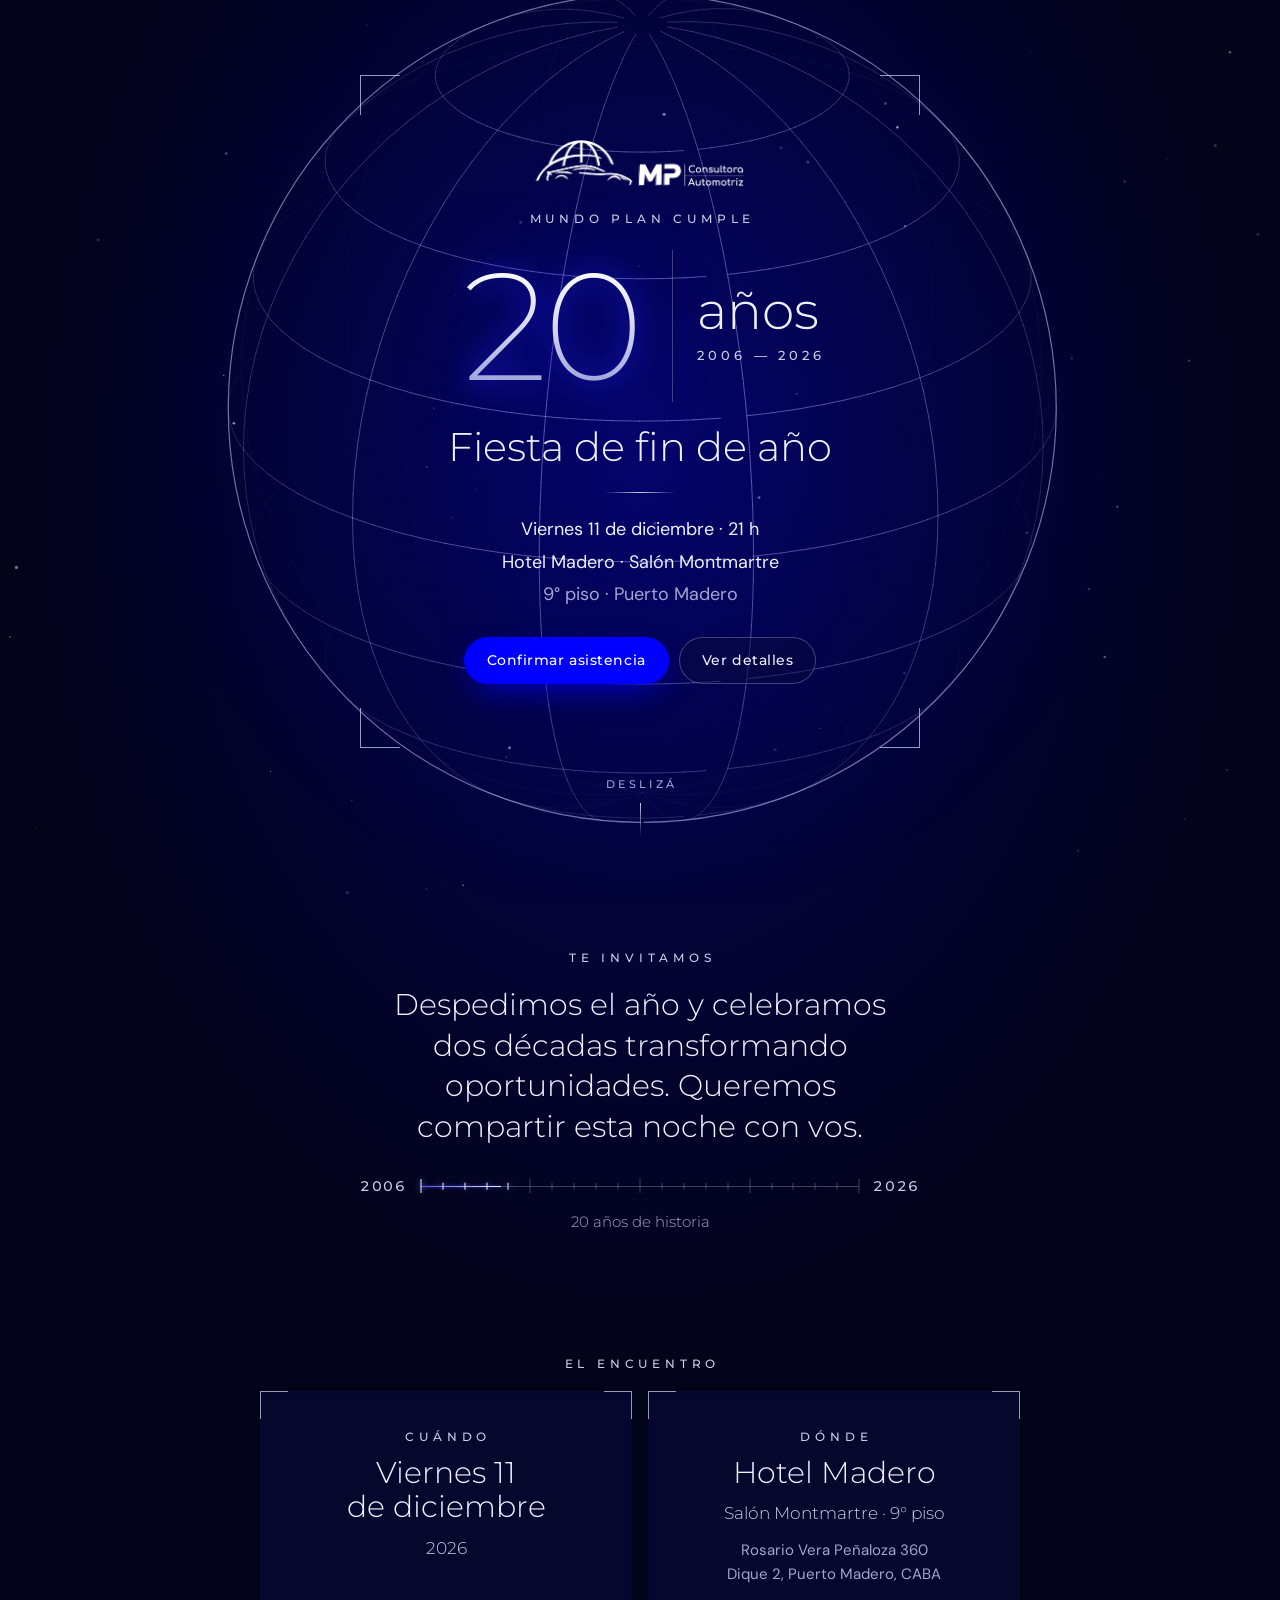
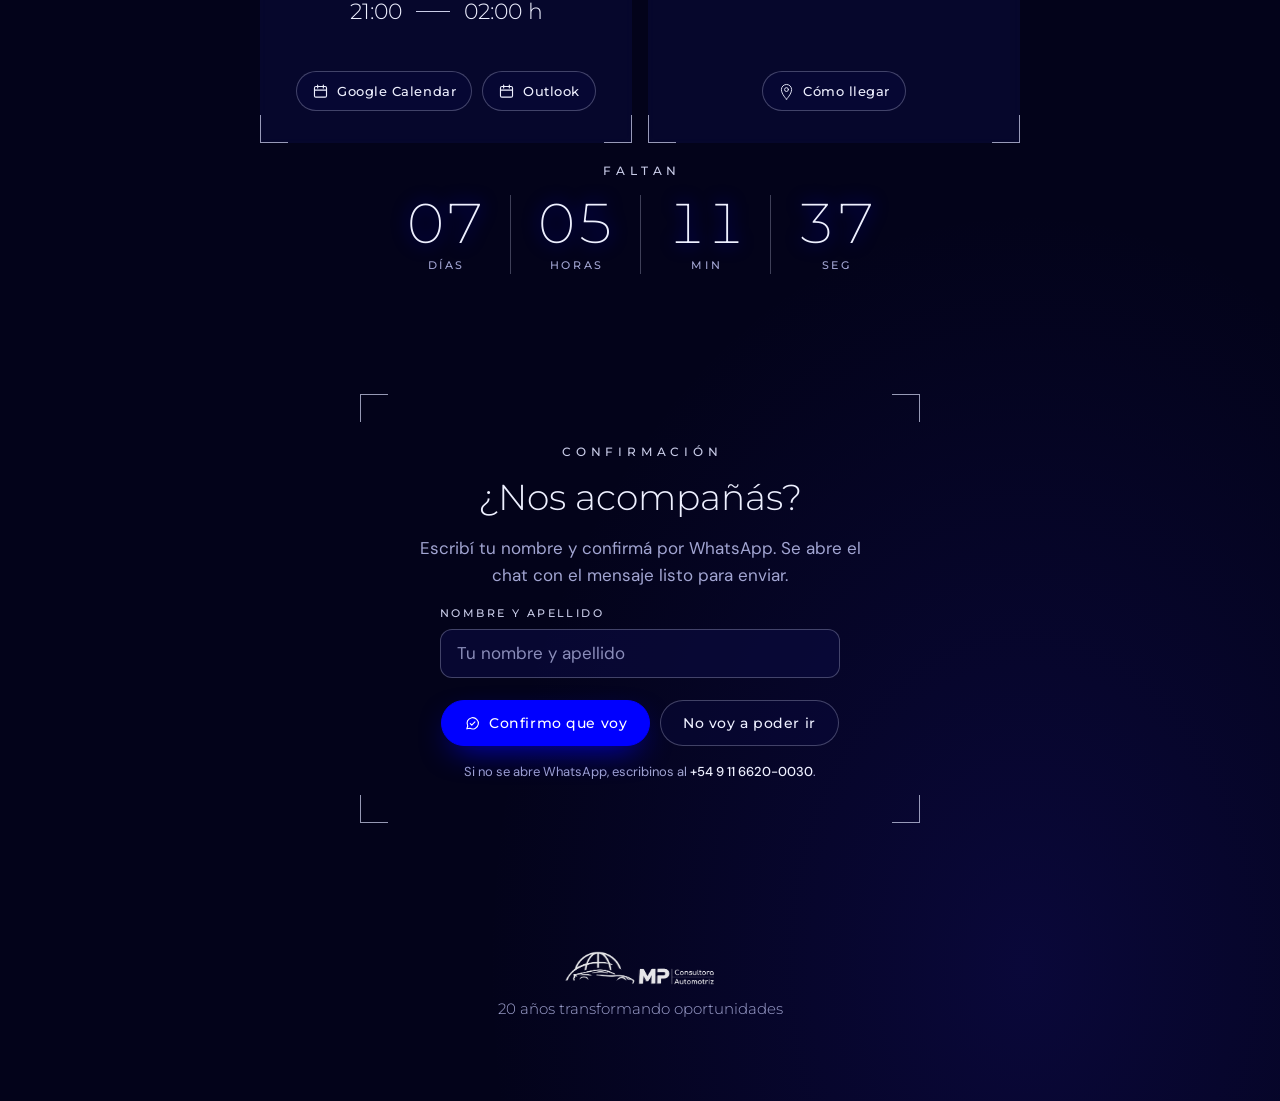
<file: invitacionmundoplan/index.html>
<!doctype html>
<html lang="es">
<head>
<meta charset="utf-8">
<meta name="viewport" content="width=device-width, initial-scale=1, viewport-fit=cover">
<title>Mundo Plan 20 Años</title>
<meta name="description" content="Fiesta de fin de año y 20 años de Mundo Plan. Viernes 11 de diciembre de 2026, 21 h, Hotel Madero, Puerto Madero.">
<meta name="theme-color" content="#03031A">
<meta property="og:type" content="website">
<meta property="og:title" content="Mundo Plan · 20 años · Fiesta de fin de año">
<meta property="og:description" content="Viernes 11 de diciembre · 21 h · Hotel Madero, Salón Montmartre. Confirmá tu asistencia.">
<meta property="og:image" content="https://vetro.ar/invitacionmundoplan/vista-previa.jpg">
<meta property="og:image:width" content="1200">
<meta property="og:image:height" content="630">
<meta property="og:url" content="https://vetro.ar/invitacionmundoplan/">
<meta name="twitter:card" content="summary_large_image">
<link rel="icon" href="data:image/svg+xml,%3Csvg xmlns='http://www.w3.org/2000/svg' viewBox='0 0 32 32'%3E%3Crect width='32' height='32' rx='7' fill='%2303031A'/%3E%3Ccircle cx='16' cy='16' r='10' fill='none' stroke='%23C9CCE8' stroke-width='1.4'/%3E%3Cellipse cx='16' cy='16' rx='4.5' ry='10' fill='none' stroke='%23C9CCE8' stroke-width='1.2'/%3E%3Cpath d='M6 16h20M7.5 11h17M7.5 21h17' stroke='%23C9CCE8' stroke-width='1.2'/%3E%3C/svg%3E">

<style>
@font-face{font-family:"Montserrat";font-style:normal;font-weight:200;font-display:swap;src:url([data-uri]) format("woff2");}
@font-face{font-family:"Montserrat";font-style:normal;font-weight:300;font-display:swap;src:url([data-uri]) format("woff2");}
@font-face{font-family:"Montserrat";font-style:normal;font-weight:500;font-display:swap;src:url([data-uri]) format("woff2");}
@font-face{font-family:"DM Sans";font-style:normal;font-weight:400;font-display:swap;src:url([data-uri]) format("woff2");}
@font-face{font-family:"DM Sans";font-style:normal;font-weight:500;font-display:swap;src:url([data-uri]) format("woff2");}
img{max-width:100%}[hidden]{display:none!important}
/* Layout: la tarjeta de invitación es la portada (marco de esquinas, 20 fino, datos) sobre la
   noche azul con el globo del logo en líneas de luz; debajo, una columna de 760px que baja como
   una invitación impresa: texto de invitación con la línea 2006 → 2026, cuándo y dónde en dos
   paneles enmarcados, cuenta regresiva y confirmación. Un solo tema oscuro, a propósito. */
:root {
  --night: #03031A;
  --navy: #0A0B3D;
  --panel: rgba(10, 11, 61, .55);
  --brand: #0000FF;
  --electric: #4A4DFF;
  --silver: #C9CCE8;
  --ice: #EEF0FF;
  --muted: #A2A5D2;
  --line: rgba(201, 204, 232, .3);
  --font-display: "Montserrat", "Helvetica Neue", Arial, sans-serif;
  --font-body: "DM Sans", "Helvetica Neue", Arial, sans-serif;
  --ease: cubic-bezier(.22, .8, .24, 1);
  color-scheme: dark;
}
* { box-sizing: border-box; }
html { scroll-behavior: smooth; }
body {
  margin: 0;
  background:
    radial-gradient(70% 45% at 50% 18%, rgba(0, 0, 255, .26), transparent 70%),
    radial-gradient(60% 40% at 80% 95%, rgba(40, 30, 200, .18), transparent 70%),
    var(--night);
  color: var(--ice);
  font-family: var(--font-body);
  font-size: 1.0625rem;
  line-height: 1.6;
  -webkit-font-smoothing: antialiased;
  overflow-x: hidden;
}
.sky { position: fixed; inset: 0; width: 100%; height: 100%; display: block; pointer-events: none; z-index: 0; }
.page { position: relative; z-index: 1; padding-inline: 16px; }

/* ---------- Piezas tipográficas ---------- */
.label {
  margin: 0;
  font-family: var(--font-display);
  font-weight: 500;
  font-size: .75rem;
  letter-spacing: .4em;
  padding-left: .4em;
  text-transform: uppercase;
  color: var(--silver);
}
.title {
  margin: 0;
  font-family: var(--font-display);
  font-weight: 300;
  line-height: 1.15;
  color: var(--ice);
  text-wrap: balance;
}
.rule { display: block; width: 72px; height: 1px; border: 0; margin: 0; background: linear-gradient(90deg, transparent, var(--silver), transparent); }
.muted { color: var(--muted); }
.num {
  position: relative;
  display: inline-block;
  isolation: isolate;
  font-family: var(--font-display);
  font-weight: 200;
  line-height: 1;
  letter-spacing: -.02em;
  white-space: nowrap;
}
.num .gl, .num .fc { display: block; padding-inline: .05em; }
.num .gl { position: absolute; inset: 0; z-index: 0; color: transparent; text-shadow: 0 0 .18em rgba(40, 40, 255, .95), 0 0 .5em rgba(0, 0, 255, .55); }
.num .fc {
  position: relative; z-index: 1;
  color: var(--ice);
  background-image: linear-gradient(115deg, transparent 40%, #fff 50%, transparent 60%), linear-gradient(180deg, #FFFFFF 10%, #D5D8F2 50%, #8E93D6 100%);
  background-size: 260% 100%, 100% 100%;
  background-repeat: no-repeat;
  background-position: -120% 0, 0 0;
  -webkit-background-clip: text;
  background-clip: text;
  -webkit-text-fill-color: transparent;
}

/* ---------- Marco con esquinas (el de la tarjeta) ---------- */
.frame { position: relative; }
.frame > .c { position: absolute; width: 28px; height: 28px; border: 0 solid var(--silver); opacity: .75; pointer-events: none; }
.frame > .c.tl { left: 0; top: 0; border-top-width: 1px; border-left-width: 1px; transform-origin: top left; }
.frame > .c.tr { right: 0; top: 0; border-top-width: 1px; border-right-width: 1px; transform-origin: top right; }
.frame > .c.bl { left: 0; bottom: 0; border-bottom-width: 1px; border-left-width: 1px; transform-origin: bottom left; }
.frame > .c.br { right: 0; bottom: 0; border-bottom-width: 1px; border-right-width: 1px; transform-origin: bottom right; }

/* ---------- Portada: la tarjeta ---------- */
.hero {
  min-height: 100vh;
  min-height: 100svh;
  display: flex;
  flex-direction: column;
  align-items: center;
  justify-content: center;
  gap: 28px;
  padding-block: 40px 28px;
}
.card {
  width: min(560px, 100%);
  display: flex;
  flex-direction: column;
  align-items: center;
  text-align: center;
  gap: 22px;
  padding: clamp(40px, 9vw, 64px) clamp(20px, 6vw, 48px);
}
.card .frame-c { width: 40px; height: 40px; }
.logo { display: block; width: min(210px, 60%); height: auto; }
.lockup { display: flex; align-items: center; gap: clamp(14px, 4vw, 24px); margin: 0; font-weight: 400; }
.lockup .num { font-size: clamp(6rem, 30vw, 9.5rem); }
.lockup .vr { align-self: stretch; width: 1px; background: var(--line); transform-origin: top; }
.lockup .stack { display: flex; flex-direction: column; align-items: flex-start; gap: 8px; }
.lockup .a { font-family: var(--font-display); font-weight: 300; font-size: clamp(2.25rem, 10vw, 3.25rem); line-height: 1; }
.lockup .b { font-family: var(--font-display); font-weight: 500; font-size: .8125rem; letter-spacing: .3em; color: var(--silver); white-space: nowrap; }
.card h1.title { font-size: clamp(1.75rem, 7.6vw, 2.5rem); }
.facts { display: flex; flex-direction: column; gap: 4px; font-size: clamp(1rem, 4.2vw, 1.125rem); }
.actions { display: flex; flex-wrap: wrap; justify-content: center; gap: 10px; margin-top: 6px; }
.scroll-cue { display: flex; flex-direction: column; align-items: center; gap: 10px; text-decoration: none; color: var(--muted); }
.scroll-cue span { font-family: var(--font-display); font-size: .6875rem; letter-spacing: .3em; padding-left: .3em; text-transform: uppercase; }
.scroll-cue i { display: block; width: 1px; height: 34px; background: linear-gradient(var(--silver), transparent); transform-origin: top; }

/* ---------- Botones ---------- */
.btn {
  position: relative; overflow: hidden;
  display: inline-flex; align-items: center; justify-content: center; gap: 8px;
  min-height: 46px; padding: 11px 22px;
  font-family: var(--font-display); font-weight: 500; font-size: .875rem; letter-spacing: .04em;
  text-decoration: none; border-radius: 999px; cursor: pointer;
  border: 1px solid var(--brand); background: var(--brand); color: #fff;
  box-shadow: 0 12px 32px -12px rgba(0, 0, 255, .95);
  transition: transform .25s var(--ease), background-color .25s ease, border-color .25s ease;
}
.btn:hover { transform: translateY(-2px); background: #2626FF; border-color: #2626FF; }
.btn:active { transform: scale(.98); }
.btn.ghost { background: rgba(10, 11, 61, .45); border-color: var(--line); box-shadow: none; color: var(--ice); }
.btn.ghost:hover { border-color: var(--silver); background: rgba(74, 77, 255, .18); }
.btn svg { width: 17px; height: 17px; flex: none; }
.btn.shine::after {
  content: ""; position: absolute; inset: 0; pointer-events: none;
  background: linear-gradient(110deg, transparent 30%, rgba(255, 255, 255, .5) 50%, transparent 70%);
  transform: translateX(-130%);
}
.btn:focus-visible, .scroll-cue:focus-visible, input:focus-visible { outline: 2px solid var(--ice); outline-offset: 3px; }

/* ---------- Secciones ---------- */
.wrap { max-width: 760px; margin: 0 auto; display: flex; flex-direction: column; gap: clamp(72px, 14vw, 120px); padding-block: 48px 56px; }
.section { display: flex; flex-direction: column; align-items: center; text-align: center; gap: 18px; scroll-margin-top: 24px; }
.lead { margin: 0; max-width: 30ch; font-family: var(--font-display); font-weight: 300; font-size: clamp(1.375rem, 5.4vw, 1.875rem); line-height: 1.35; text-wrap: balance; }

.timeline { width: 100%; max-width: 560px; display: flex; flex-direction: column; align-items: center; gap: 12px; margin-top: 10px; }
.tl { display: flex; align-items: center; gap: 14px; width: 100%; }
.tl-year { font-family: var(--font-display); font-weight: 500; font-size: .875rem; letter-spacing: .12em; color: var(--silver); font-variant-numeric: tabular-nums; }
.tl-line { position: relative; flex: 1; height: 22px; min-width: 0; }
.tl-base, .tl-fill { position: absolute; left: 0; right: 0; top: 50%; height: 1px; }
.tl-base { background: var(--line); }
.tl-fill { background: linear-gradient(90deg, var(--electric), var(--ice)); transform-origin: left; transform: scaleX(0); box-shadow: 0 0 8px rgba(90, 90, 255, .9); }
.no-js .tl-fill { transform: none; }
.tick { position: absolute; top: 50%; width: 1px; height: 30%; background: var(--line); transform: translate(-50%, -50%); }
.tick.big { height: 64%; }
.tick.lit { background: var(--ice); box-shadow: 0 0 6px rgba(140, 140, 255, 1); }
.tl-cap { margin: 0; font-family: var(--font-display); font-weight: 300; color: var(--muted); font-size: .9375rem; }

.panels { width: 100%; display: grid; grid-template-columns: repeat(auto-fit, minmax(min(100%, 300px), 1fr)); gap: 16px; }
.panel {
  min-width: 0;
  display: flex; flex-direction: column; align-items: center; text-align: center; gap: 10px;
  padding: 36px 24px 32px;
  background: var(--panel);
  backdrop-filter: blur(6px);
  -webkit-backdrop-filter: blur(6px);
}
.panel .title { font-size: clamp(1.5rem, 6vw, 1.875rem); }
.panel .detail { margin: 0; color: var(--silver); font-family: var(--font-display); font-weight: 300; font-size: 1.0625rem; }
.panel .addr { margin: 0; color: var(--muted); font-size: .9375rem; }
.hours { display: flex; align-items: center; gap: 14px; font-family: var(--font-display); font-weight: 300; font-size: 1.375rem; }
.hours .sep { width: 34px; height: 1px; background: var(--silver); }
.panel .actions { margin-top: auto; padding-top: 10px; }
.panel .btn { min-height: 40px; padding: 8px 15px; font-size: .8125rem; }

.countdown { width: 100%; display: flex; flex-direction: column; align-items: center; gap: 14px; }
.units { width: 100%; max-width: 520px; display: grid; grid-template-columns: repeat(4, minmax(0, 1fr)); }
.unit { display: flex; flex-direction: column; align-items: center; gap: 6px; min-width: 0; }
.unit + .unit { border-left: 1px solid var(--line); }
.unit .n { font-family: var(--font-display); font-weight: 200; font-size: clamp(2.25rem, 10vw, 3.5rem); line-height: 1; font-variant-numeric: tabular-nums; color: var(--ice); text-shadow: 0 0 .3em rgba(0, 0, 255, .7); }
.unit .u { font-family: var(--font-display); font-weight: 500; font-size: .6875rem; letter-spacing: .24em; padding-left: .24em; text-transform: uppercase; color: var(--muted); }
.cd-msg { margin: 0; font-family: var(--font-display); font-weight: 300; font-size: clamp(1.25rem, 5vw, 1.625rem); }

.rsvp { width: min(560px, 100%); display: flex; flex-direction: column; align-items: center; text-align: center; gap: 16px; padding: 48px clamp(20px, 6vw, 44px) 40px; }
.rsvp .title { font-size: clamp(1.75rem, 7vw, 2.25rem); }
.rsvp > p:not(.label):not(.small):not(.thanks) { margin: 0; color: var(--muted); max-width: 40ch; }
.field { display: flex; flex-direction: column; gap: 6px; width: 100%; max-width: 400px; text-align: left; }
.field label { font-family: var(--font-display); font-weight: 500; font-size: .6875rem; letter-spacing: .22em; text-transform: uppercase; color: var(--silver); }
.field input {
  width: 100%; min-height: 48px; padding: 10px 16px; font: inherit; color: var(--ice);
  background: rgba(10, 11, 61, .7); border: 1px solid var(--line); border-radius: 12px;
  transition: border-color .2s ease, box-shadow .2s ease;
}
.field input::placeholder { color: var(--muted); opacity: .85; }
.field input:focus { border-color: var(--silver); box-shadow: 0 0 0 4px rgba(90, 90, 255, .25); }
.field input:focus-visible { outline: none; }
.small { margin: 0; color: var(--muted); font-size: .8125rem; }
.small strong { color: var(--ice); font-weight: 500; white-space: nowrap; }
.thanks { margin: 0; color: var(--ice); font-weight: 500; }

.foot { display: flex; flex-direction: column; align-items: center; gap: 12px; text-align: center; padding-block: 8px 24px; }
.foot .logo { width: 150px; opacity: .9; }
.foot p { margin: 0; font-family: var(--font-display); font-weight: 300; color: var(--muted); font-size: .9375rem; }

/* ---------- Movimiento (solo con JS y sin "reducir movimiento") ---------- */
@keyframes soft { from { opacity: 0; transform: translateY(14px); filter: blur(10px); } to { opacity: 1; transform: none; filter: none; } }
@keyframes numeral { from { opacity: 0; transform: scale(1.14); filter: blur(18px); } to { opacity: 1; transform: none; filter: none; } }
@keyframes corner { from { transform: scale(0); opacity: 0; } to { transform: none; opacity: .75; } }
@keyframes drawY { from { transform: scaleY(0); } to { transform: none; } }
@keyframes shine { 0% { background-position: -120% 0, 0 0; } 32%, 100% { background-position: 220% 0, 0 0; } }
@keyframes shineBtn { 0% { transform: translateX(-130%); } 30%, 100% { transform: translateX(130%); } }
@keyframes cue { 0% { transform: scaleY(0); opacity: 1; } 60% { transform: scaleY(1); opacity: 1; } 100% { transform: scaleY(1); opacity: 0; } }
@keyframes rise { from { transform: translateY(48px); } to { transform: none; } }
@keyframes tickIn { from { opacity: .25; transform: translateY(-30%); } to { opacity: 1; transform: none; } }

@media (prefers-reduced-motion: no-preference) {
  .anim .in { animation: soft 1.1s var(--ease) var(--d, 0s) backwards; }
  .anim .card .num { animation: numeral 1.4s var(--ease) .55s backwards; }
  .anim .card > .c { animation: corner .9s var(--ease) var(--d, .1s) backwards; }
  .anim .lockup .vr { animation: drawY .8s var(--ease) 1s backwards; }
  .num .fc { animation: shine 4.4s ease-in-out 2.2s infinite; }
  .anim .btn.shine::after { animation: shineBtn 4s ease-in-out 3s infinite; }
  .scroll-cue i { animation: cue 2.2s ease-in-out 2.4s infinite; }
  .unit .n.bump { animation: tickIn .4s var(--ease); }
  @supports (animation-timeline: view()) {
    .anim .reveal { animation: rise linear both; animation-timeline: view(); animation-range: entry 0% cover 26%; }
  }
}
@media (prefers-reduced-motion: reduce) {
  html { scroll-behavior: auto; }
  .btn, .field input { transition: none; }
}
</style>
</head>
<body>
<script>document.documentElement.classList.add("anim");</script>

<canvas class="sky" id="sky" aria-hidden="true"></canvas>

<div class="page">
  <header class="hero" id="inicio">
    <div class="card frame">
      <span class="c tl frame-c" style="--d:.15s"></span><span class="c tr frame-c" style="--d:.25s"></span>
      <span class="c bl frame-c" style="--d:.35s"></span><span class="c br frame-c" style="--d:.45s"></span>
      <img class="logo in" style="--d:.2s" src="[data-uri]" alt="MP Consultora Automotriz" width="855" height="194">
      <p class="label in" style="--d:.4s">Mundo Plan cumple</p>
      <p class="lockup" aria-label="20 años, 2006 a 2026">
        <span class="num"><span class="gl" aria-hidden="true">20</span><span class="fc">20</span></span>
        <span class="vr"></span>
        <span class="stack"><span class="a in" style="--d:1.05s">años</span><span class="b in" style="--d:1.2s">2006 — 2026</span></span>
      </p>
      <h1 class="title in" style="--d:1.35s">Fiesta de fin de año</h1>
      <span class="rule in" style="--d:1.5s"></span>
      <div class="facts in" style="--d:1.6s">
        <span>Viernes 11 de diciembre · 21 h</span>
        <span>Hotel Madero · Salón Montmartre</span>
        <span class="muted">9° piso · Puerto Madero</span>
      </div>
      <div class="actions in" style="--d:1.8s">
        <a class="btn shine" href="#confirmar">Confirmar asistencia</a>
        <a class="btn ghost" href="#detalles">Ver detalles</a>
      </div>
    </div>
    <a class="scroll-cue in" style="--d:2.1s" href="#invitacion"><span>Deslizá</span><i></i></a>
  </header>

  <main class="wrap">
    <section class="section reveal" id="invitacion" aria-labelledby="t-inv">
      <p class="label" id="t-inv">Te invitamos</p>
      <p class="lead">Despedimos el año y celebramos dos décadas transformando oportunidades. Queremos compartir esta noche con vos.</p>
      <div class="timeline" aria-label="De 2006 a 2026">
        <div class="tl" aria-hidden="true">
          <span class="tl-year">2006</span>
          <span class="tl-line" id="tl-line"><span class="tl-base"></span><span class="tl-fill" id="tl-fill"></span></span>
          <span class="tl-year">2026</span>
        </div>
        <p class="tl-cap">20 años de historia</p>
      </div>
    </section>

    <section class="section" id="detalles" aria-labelledby="t-det">
      <p class="label" id="t-det">El encuentro</p>
      <div class="panels reveal">
        <article class="panel frame">
          <span class="c tl"></span><span class="c tr"></span><span class="c bl"></span><span class="c br"></span>
          <p class="label">Cuándo</p>
          <h2 class="title">Viernes 11 de diciembre</h2>
          <p class="detail">2026</p>
          <p class="hours"><span>21:00</span><span class="sep" aria-hidden="true"></span><span>02:00 h</span></p>
          <div class="actions">
            <a class="btn ghost" id="gcal" href="https://calendar.google.com/calendar/render?action=TEMPLATE&amp;text=Fin%20de%20a%C3%B1o%20y%2020%20a%C3%B1os%20de%20Mundo%20Plan&amp;dates=20261212T000000Z/20261212T050000Z&amp;ctz=America/Argentina/Buenos_Aires&amp;location=Hotel%20Madero%2C%20Sal%C3%B3n%20Montmartre%20%289%C2%B0%20piso%29%2C%20Rosario%20Vera%20Pe%C3%B1aloza%20360%2C%20Dique%202%2C%20Puerto%20Madero%2C%20CABA&amp;details=Fiesta%20de%20fin%20de%20a%C3%B1o%20y%2020%20aniversario%20de%20Mundo%20Plan.%20De%2021%3A00%20a%2002%3A00%20h." target="_blank" rel="noopener" aria-label="Agendar en Google Calendar"><svg viewBox="0 0 24 24" fill="none" stroke="currentColor" stroke-width="1.6" stroke-linecap="round" stroke-linejoin="round" aria-hidden="true"><rect x="3.5" y="5" width="17" height="15" rx="2"/><path d="M3.5 10h17M8 3v4M16 3v4"/></svg>Google Calendar</a>
            <a class="btn ghost" id="ocal" href="https://outlook.live.com/calendar/0/action/compose?rru=addevent&amp;subject=Fin%20de%20a%C3%B1o%20y%2020%20a%C3%B1os%20de%20Mundo%20Plan&amp;startdt=2026-12-11T21%3A00%3A00-03%3A00&amp;enddt=2026-12-12T02%3A00%3A00-03%3A00&amp;location=Hotel%20Madero%2C%20Sal%C3%B3n%20Montmartre%20%289%C2%B0%20piso%29%2C%20Rosario%20Vera%20Pe%C3%B1aloza%20360%2C%20Dique%202%2C%20Puerto%20Madero%2C%20CABA&amp;body=Fiesta%20de%20fin%20de%20a%C3%B1o%20y%2020%20aniversario%20de%20Mundo%20Plan.%20De%2021%3A00%20a%2002%3A00%20h." target="_blank" rel="noopener" aria-label="Agendar en Outlook"><svg viewBox="0 0 24 24" fill="none" stroke="currentColor" stroke-width="1.6" stroke-linecap="round" stroke-linejoin="round" aria-hidden="true"><rect x="3.5" y="5" width="17" height="15" rx="2"/><path d="M3.5 10h17M8 3v4M16 3v4"/></svg>Outlook</a>
          </div>
        </article>
        <article class="panel frame">
          <span class="c tl"></span><span class="c tr"></span><span class="c bl"></span><span class="c br"></span>
          <p class="label">Dónde</p>
          <h2 class="title">Hotel Madero</h2>
          <p class="detail">Salón Montmartre · 9° piso</p>
          <p class="addr">Rosario Vera Peñaloza 360<br>Dique 2, Puerto Madero, CABA</p>
          <div class="actions">
            <a class="btn ghost" href="https://www.google.com/maps/search/?api=1&amp;query=Hotel%20Madero%2C%20Rosario%20Vera%20Pe%C3%B1aloza%20360%2C%20Buenos%20Aires" target="_blank" rel="noopener"><svg viewBox="0 0 24 30" fill="none" stroke="currentColor" stroke-width="1.6" stroke-linecap="round" stroke-linejoin="round" aria-hidden="true"><path d="M12 28.5S3 19.6 3 11.6a9 9 0 0 1 18 0c0 8-9 16.9-9 16.9Z"/><circle cx="12" cy="11.6" r="3.4"/></svg>Cómo llegar</a>
          </div>
        </article>
      </div>
      <div class="countdown reveal" aria-labelledby="t-cd">
        <p class="label" id="t-cd">Nos vemos el</p>
        <div class="units" id="units" role="timer" aria-live="off" hidden>
          <div class="unit"><span class="n" id="cd-d">00</span><span class="u">días</span></div>
          <div class="unit"><span class="n" id="cd-h">00</span><span class="u">horas</span></div>
          <div class="unit"><span class="n" id="cd-m">00</span><span class="u">min</span></div>
          <div class="unit"><span class="n" id="cd-s">00</span><span class="u">seg</span></div>
        </div>
        <p class="cd-msg" id="cd-msg">11 · 12 · 2026</p>
      </div>
    </section>

    <section class="section" id="confirmar" aria-labelledby="t-rsvp">
      <div class="rsvp frame reveal">
        <span class="c tl"></span><span class="c tr"></span><span class="c bl"></span><span class="c br"></span>
        <p class="label">Confirmación</p>
        <h2 class="title" id="t-rsvp">¿Nos acompañás?</h2>
        <p>Escribí tu nombre y confirmá por WhatsApp. Se abre el chat con el mensaje listo para enviar.</p>
        <div class="field">
          <label for="rsvp-name">Nombre y apellido</label>
          <input id="rsvp-name" type="text" autocomplete="name" placeholder="Tu nombre y apellido">
        </div>
        <div class="actions">
          <a class="btn shine" id="wa-yes" href="https://wa.me/5491166200030?text=%C2%A1Hola%21%20Confirmo%20mi%20asistencia%20a%20la%20fiesta%20de%20fin%20de%20a%C3%B1o%20y%2020%20aniversario%20de%20Mundo%20Plan%20%28viernes%2011/12%2C%2021%20h%2C%20Hotel%20Madero%29.%0ANombre%3A%20" target="_blank" rel="noopener"><svg viewBox="0 0 24 24" fill="none" stroke="currentColor" stroke-width="1.6" stroke-linecap="round" stroke-linejoin="round" aria-hidden="true"><path d="M4 19.5 5.3 15.6A8 8 0 1 1 8.4 18.7L4 19.5Z"/><path d="m8.8 12.2 2.2 2.2 4.4-4.6"/></svg>Confirmo que voy</a>
          <a class="btn ghost" id="wa-no" href="https://wa.me/5491166200030?text=%C2%A1Hola%21%20No%20voy%20a%20poder%20asistir%20a%20la%20fiesta%20de%20fin%20de%20a%C3%B1o%20y%2020%20aniversario%20de%20Mundo%20Plan%20del%20viernes%2011/12.%20%C2%A1Gracias%20por%20la%20invitaci%C3%B3n%21%0ANombre%3A%20" target="_blank" rel="noopener">No voy a poder ir</a>
        </div>
        <p class="thanks" id="thanks" hidden>¡Gracias! Enviá el mensaje en WhatsApp para completar tu confirmación.</p>
        <p class="small">Si no se abre WhatsApp, escribinos al <strong>+54 9 11 6620-0030</strong>.</p>
      </div>
    </section>

    <footer class="foot">
      <img class="logo" src="[data-uri]" alt="MP Consultora Automotriz" width="855" height="194">
      <p>20 años transformando oportunidades</p>
    </footer>
  </main>
</div>

<script>
(function () {
  var WA_NUMBER = "5491166200030";
  var START = Date.parse("2026-12-11T21:00:00-03:00");
  var END = Date.parse("2026-12-12T02:00:00-03:00");
  function $(id) { return document.getElementById(id); }
  var reduce = !!(window.matchMedia && matchMedia("(prefers-reduced-motion: reduce)").matches);

  /* ---------- WhatsApp con el nombre ---------- */
  var enc = encodeURIComponent;
  function updateWa() {
    var who = "\nNombre: " + ($("rsvp-name").value || "").trim();
    $("wa-yes").href = "https://wa.me/" + WA_NUMBER + "?text=" + enc("¡Hola! Confirmo mi asistencia a la fiesta de fin de año y 20 aniversario de Mundo Plan (viernes 11/12, 21 h, Hotel Madero)." + who);
    $("wa-no").href = "https://wa.me/" + WA_NUMBER + "?text=" + enc("¡Hola! No voy a poder asistir a la fiesta de fin de año y 20 aniversario de Mundo Plan del viernes 11/12. ¡Gracias por la invitación!" + who);
  }
  $("rsvp-name").addEventListener("input", updateWa);
  updateWa();
  $("wa-yes").addEventListener("click", function () { $("thanks").hidden = false; });

  /* ---------- Cuenta regresiva ---------- */
  var shown = {};
  function setN(id, v) {
    if (shown[id] === v) return;
    var el = $(id); el.textContent = v;
    if (shown[id] !== undefined && !reduce) { el.classList.remove("bump"); void el.offsetWidth; el.classList.add("bump"); }
    shown[id] = v;
  }
  function pad(n) { return (n < 10 ? "0" : "") + n; }
  function countdown() {
    var now = Date.now();
    if (now >= START) {
      $("units").hidden = true; $("cd-msg").hidden = false;
      $("t-cd").textContent = now < END ? "Es hoy" : "Gracias";
      $("cd-msg").textContent = now < END ? "Te esperamos en el Hotel Madero" : "Gracias por celebrar con nosotros";
      return false;
    }
    $("t-cd").textContent = "Faltan"; $("units").hidden = false; $("cd-msg").hidden = true;
    var s = Math.floor((START - now) / 1000);
    setN("cd-d", pad(Math.floor(s / 86400))); setN("cd-h", pad(Math.floor(s % 86400 / 3600)));
    setN("cd-m", pad(Math.floor(s % 3600 / 60))); setN("cd-s", pad(s % 60));
    return true;
  }
  if (countdown()) { var timer = setInterval(function () { if (!countdown()) clearInterval(timer); }, 1000); }

  /* ---------- Línea 2006 → 2026: se enciende año por año al verla ---------- */
  var ticks = [], line = $("tl-line"), fill = $("tl-fill");
  for (var y = 0; y <= 20; y++) {
    var tk = document.createElement("span");
    tk.className = "tick" + (y % 5 === 0 ? " big" : "");
    tk.style.left = (y / 20 * 100) + "%";
    line.appendChild(tk); ticks.push(tk);
  }
  function lightTo(p) {
    fill.style.transform = "scaleX(" + p.toFixed(4) + ")";
    var upto = Math.round(p * 20);
    for (var i = 0; i < ticks.length; i++) ticks[i].classList.toggle("lit", i <= upto && p > 0);
  }
  function runTimeline() {
    if (reduce) { lightTo(1); return; }
    var t0 = performance.now();
    (function step(now) {
      var p = Math.min(1, (now - t0) / 2200), e = p < .5 ? 4 * p * p * p : 1 - Math.pow(-2 * p + 2, 3) / 2;
      lightTo(e); if (p < 1) requestAnimationFrame(step);
    })(t0);
  }
  if ("IntersectionObserver" in window) {
    var io = new IntersectionObserver(function (es) { es.forEach(function (e) { if (e.isIntersecting) { io.disconnect(); runTimeline(); } }); }, { threshold: .6 });
    io.observe(line);
  } else lightTo(1);

  /* ---------- Cielo: globo de líneas de luz, polvo y halo ---------- */
  var cv = $("sky"), g = cv.getContext && cv.getContext("2d");
  if (!g) return;
  var W = 0, H = 0, dpr = 1, dust = [], pulses = [], scrollY = 0;
  var seed = 20061211;
  function rnd() { seed = (seed * 1664525 + 1013904223) % 4294967296; return seed / 4294967296; }
  for (var i = 0; i < 60; i++) dust.push({ x: rnd(), y: rnd(), r: .5 + rnd() * 1.2, a: .15 + rnd() * .5, v: .004 + rnd() * .01, ph: rnd() * 6.28, sp: .6 + rnd() * 1.6 });
  for (i = 0; i < 8; i++) pulses.push({ kind: i % 3 === 0 ? "par" : "mer", lat: (-40 + rnd() * 80) * Math.PI / 180, lon: rnd() * 6.28, sp: (.25 + rnd() * .35) * (rnd() < .5 ? -1 : 1), ph: rnd() });
  var TILT = .38, cT = Math.cos(TILT), sT = Math.sin(TILT), D = Math.PI / 180, T0 = performance.now();
  function size() {
    dpr = Math.min(window.devicePixelRatio || 1, 2);
    W = window.innerWidth; H = window.innerHeight;
    cv.width = Math.round(W * dpr); cv.height = Math.round(H * dpr);
    g.setTransform(dpr, 0, 0, dpr, 0, 0);
  }
  function proj(c, lat, lon) {
    var cl = Math.cos(lat), x = cl * Math.sin(lon), y = Math.sin(lat), z = cl * Math.cos(lon);
    return [c.x + x * c.r, c.y - (y * cT - z * sT) * c.r, y * sT + z * cT];
  }
  function draw(now) {
    var t = (now - T0) / 1000;
    g.clearRect(0, 0, W, H);
    var heroH = Math.max(H, 600), k = Math.min(1, scrollY / heroH);
    var c = { x: W / 2, y: H * .45 - scrollY * .35, r: Math.min(W * .62, H * .46, 460), a: .6 - .3 * k };
    if (!reduce) { c.x += Math.cos(t * .37) * 3; c.y += Math.sin(t * .5) * 4; }
    var hg = g.createRadialGradient(c.x, c.y, 0, c.x, c.y, c.r * 1.25);
    hg.addColorStop(0, "rgba(20,20,255," + (.24 * c.a).toFixed(3) + ")"); hg.addColorStop(1, "rgba(0,0,255,0)");
    g.fillStyle = hg; g.fillRect(0, 0, W, H);
    for (var i = 0; i < dust.length; i++) {
      var d = dust[i], dy = ((d.y - (reduce ? 0 : t) * d.v) % 1 + 1) % 1 * H, dx = d.x * W + Math.sin(t * .3 + d.ph) * 8;
      g.fillStyle = "rgba(220,224,255," + (d.a * (.35 + .65 * (.5 + .5 * Math.sin(t * d.sp + d.ph)))).toFixed(3) + ")";
      g.beginPath(); g.arc(dx, dy, d.r, 0, 6.283); g.fill();
    }
    var drawIn = reduce ? 1 : Math.min(1, t / 2.4), ease = 1 - Math.pow(1 - drawIn, 4), rot = reduce ? .4 : t * .14;
    g.lineCap = "round"; g.lineWidth = 1;
    function poly(fn, n) {
      var prev = null, last = Math.floor(n * ease);
      for (var j = 0; j <= last; j++) {
        var p = fn(j / n);
        if (prev) {
          var z = (p[2] + prev[2]) / 2, fa = z > 0 ? .25 + .75 * z : .12 * (1 + z);
          g.strokeStyle = "rgba(170,175,255," + (c.a * fa * .8).toFixed(3) + ")";
          g.beginPath(); g.moveTo(prev[0], prev[1]); g.lineTo(p[0], p[1]); g.stroke();
        }
        prev = p;
      }
    }
    for (var la = -60; la <= 60; la += 20) (function (L) { poly(function (u) { return proj(c, L * D, u * 6.2832 + rot); }, 90); })(la);
    for (var m = 0; m < 12; m++) (function (lon) { poly(function (u) { return proj(c, (u - .5) * Math.PI, lon); }, 50); })(m * 30 * D + rot);
    g.strokeStyle = "rgba(200,205,255," + (c.a * .9).toFixed(3) + ")"; g.lineWidth = 1.2;
    g.beginPath(); g.arc(c.x, c.y, c.r, -Math.PI / 2 - ease * Math.PI, -Math.PI / 2 + ease * Math.PI); g.stroke();
    if (ease >= 1 && !reduce) {
      g.globalCompositeOperation = "lighter";
      for (i = 0; i < pulses.length; i++) {
        var P = pulses[i], prog = P.ph + t * P.sp * .25;
        for (var j = 0; j < 14; j++) {
          var off = prog - j * .012, q = P.kind === "mer" ? proj(c, ((off % 1 + 1) % 1 - .5) * Math.PI, P.lon + rot) : proj(c, P.lat, off * 6.2832 + rot);
          if (q[2] <= 0) continue;
          g.fillStyle = "rgba(220,225,255," + (c.a * (1 - j / 14) * q[2] * .9).toFixed(3) + ")";
          g.beginPath(); g.arc(q[0], q[1], j ? 1.1 : 2, 0, 6.283); g.fill();
        }
      }
      g.globalCompositeOperation = "source-over";
    }
  }
  var raf = 0, running = false;
  function loop(now) { draw(now); raf = requestAnimationFrame(loop); }
  function start() { cancelAnimationFrame(raf); if (reduce) draw(T0 + 9000); else raf = requestAnimationFrame(loop); }
  size(); draw(T0); start();
  window.addEventListener("scroll", function () { scrollY = window.scrollY || 0; if (reduce) draw(T0 + 9000); }, { passive: true });
  var rt; window.addEventListener("resize", function () { clearTimeout(rt); rt = setTimeout(function () { size(); start(); }, 120); });
  document.addEventListener("visibilitychange", function () { if (document.hidden) cancelAnimationFrame(raf); else start(); });
})();
</script>

</body>
</html>
</file>
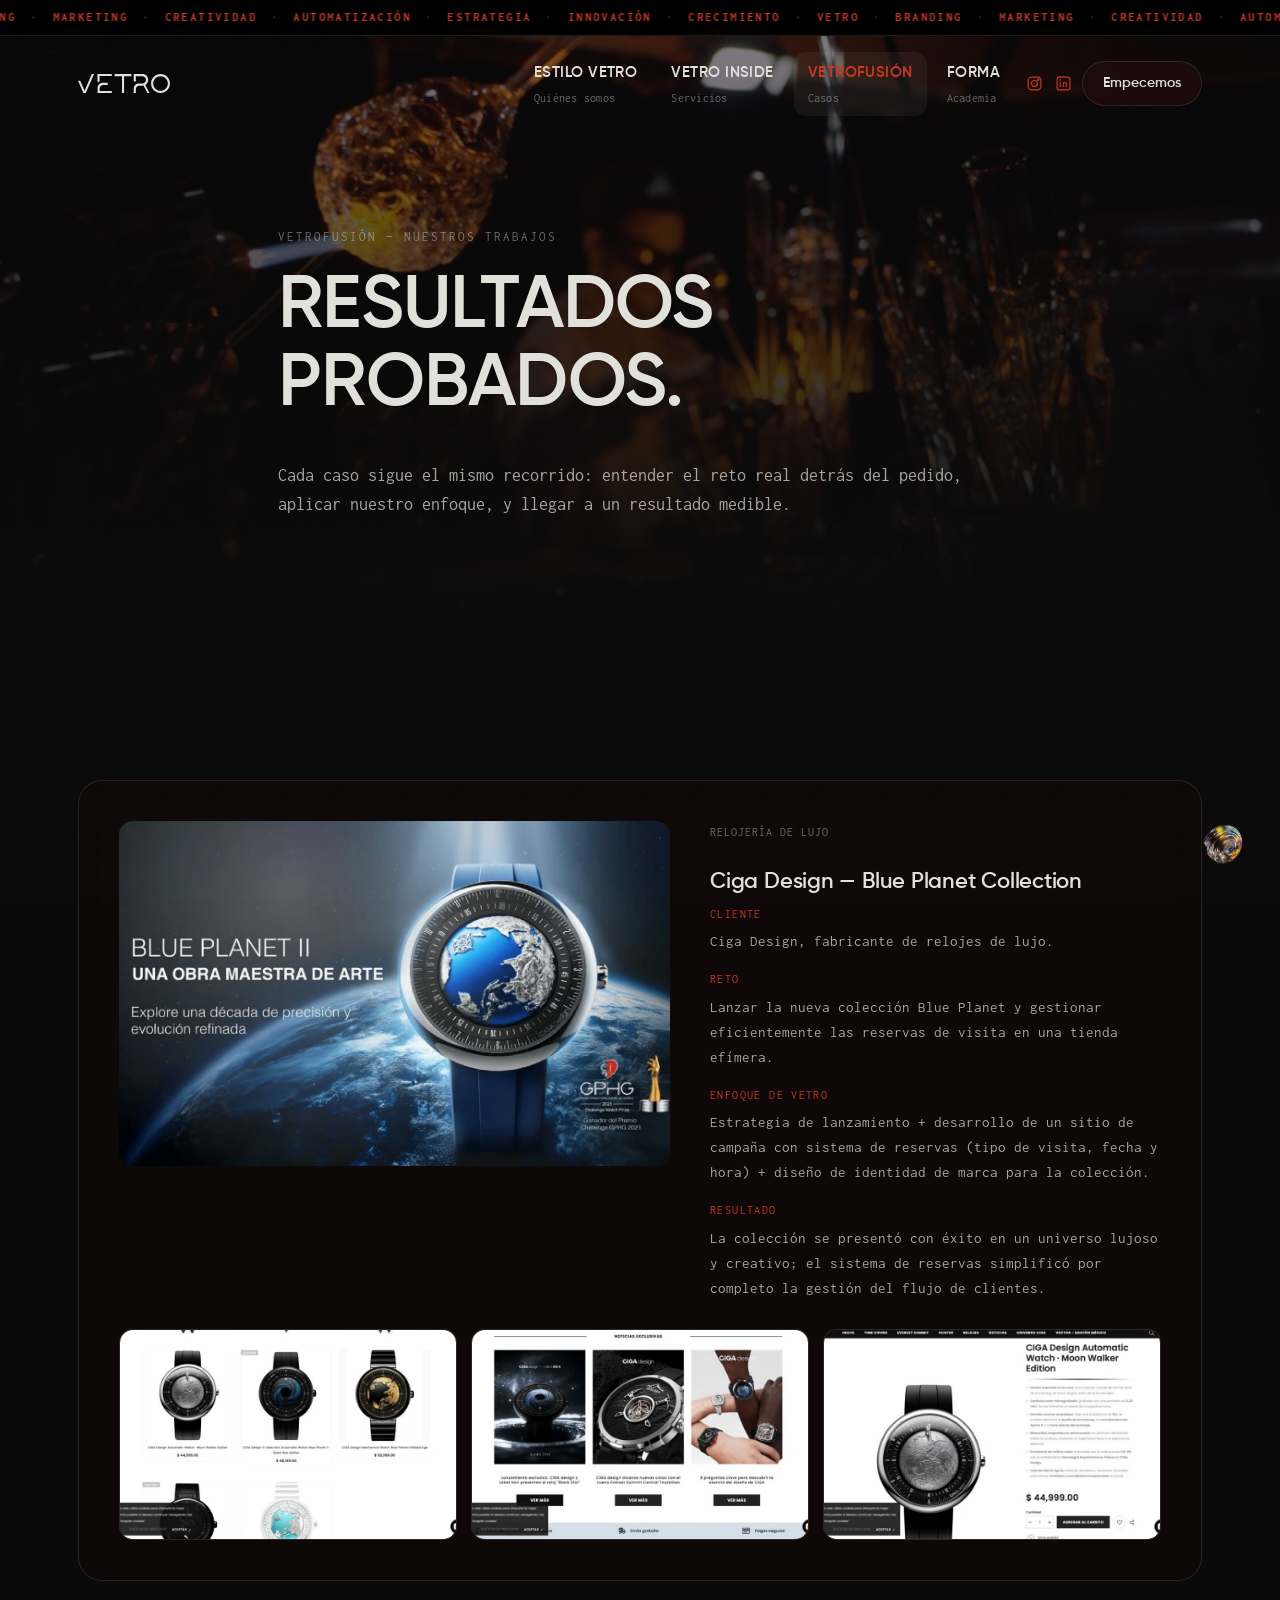
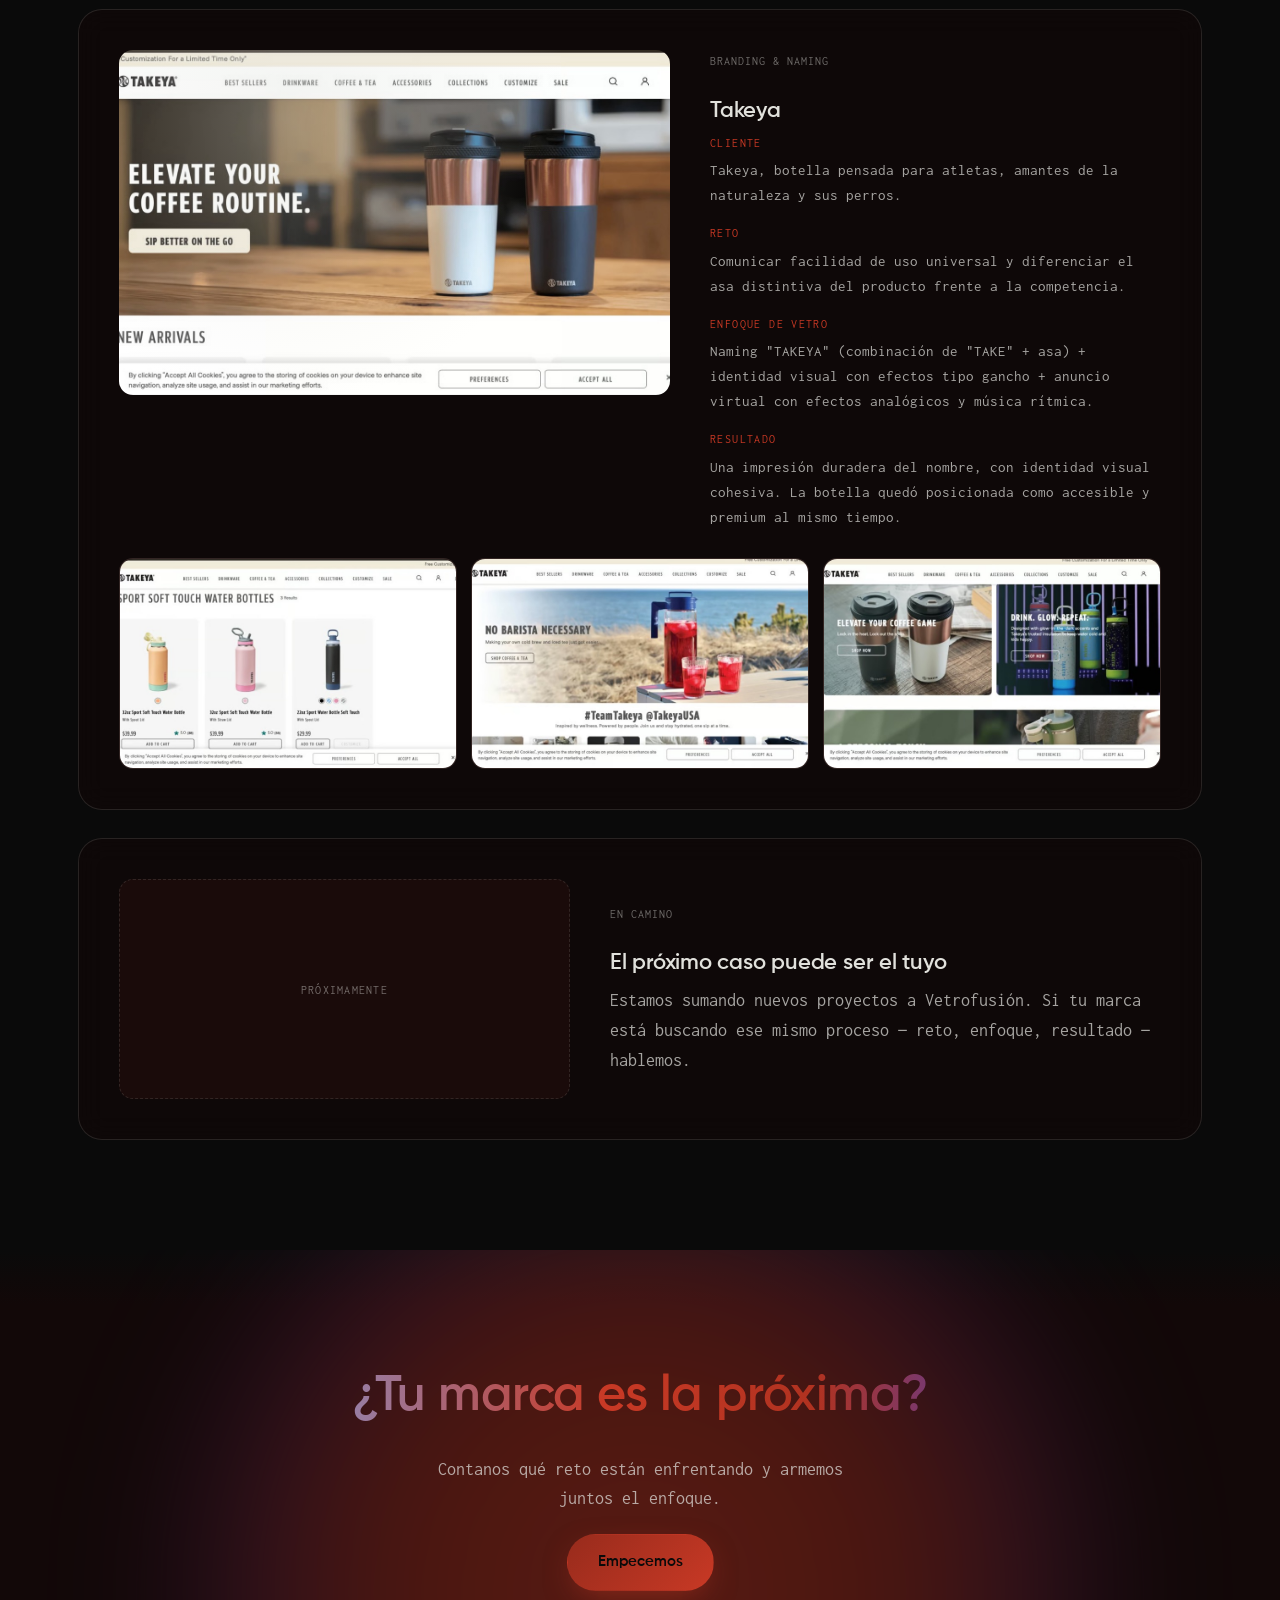
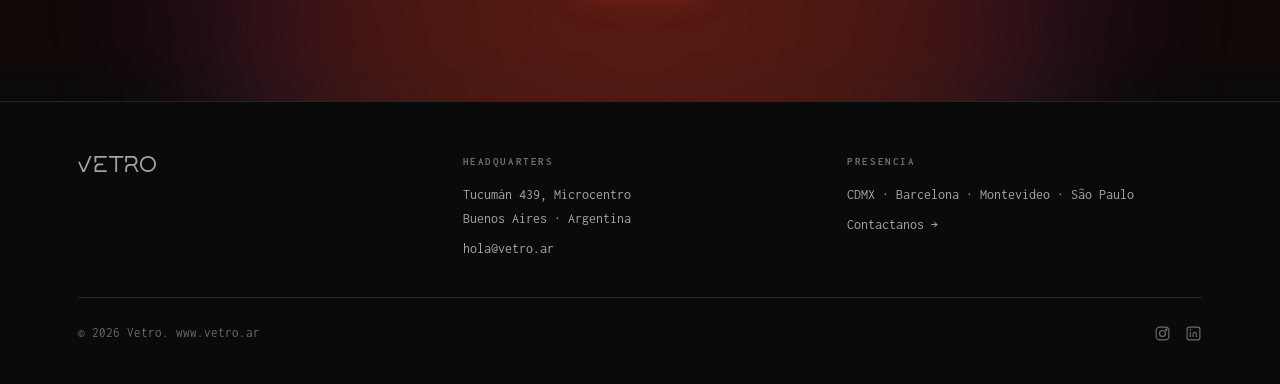
<file: casos.html>
<!DOCTYPE html>
<html lang="es">
<head>
<meta charset="UTF-8">
<meta name="viewport" content="width=device-width, initial-scale=1.0">
<title>Vetrofusión — Casos | Vetro</title>
<meta name="description" content="Ciga Design y Takeya: marcas que atravesaron el proceso Vetro y salieron con una identidad más nítida.">
<link rel="icon" href="assets/img/favicon.svg" type="image/svg+xml">
<link rel="stylesheet" href="css/style.css?v=1790963338">
</head>
<body>

<div class="noise-overlay"></div>

<!-- ===== NAV ===== -->
<div class="marquee-bar" aria-hidden="true">
  <div class="marquee-track" id="marquee-track">
    <span class="marquee-set"><span>BRANDING</span><span class="dot">&middot;</span><span>MARKETING</span><span class="dot">&middot;</span><span>CREATIVIDAD</span><span class="dot">&middot;</span><span>AUTOMATIZACIÓN</span><span class="dot">&middot;</span><span>ESTRATEGIA</span><span class="dot">&middot;</span><span>INNOVACIÓN</span><span class="dot">&middot;</span><span>CRECIMIENTO</span><span class="dot">&middot;</span><span>VETRO</span><span class="dot">&middot;</span></span>
  </div>
</div>
<header class="site-header" id="site-header">
  <div class="container header-inner">
    <a href="index.html" class="logo" aria-label="Vetro — inicio">
      <svg class="logo-word" viewBox="0 0 4012.91 832.67" fill="currentColor" xmlns="http://www.w3.org/2000/svg" aria-hidden="true">
        <polygon points="287.21 726.88 601.42 2.17 701.05 2.17 336.19 831.8 234.33 831.8 0 295.5 94.62 295.5 287.21 726.88"/>
        <polygon points="848.4 334.24 940.62 334.24 940.62 92.21 1476.21 92.21 1476.21 0 848.4 0 848.4 334.24"/>
        <path d="M943.17,640.1c0-90.6,73.44-164.04,164.04-164.04h189.43v-92.21h-207.87c-131.34,0-237.82,106.47-237.82,237.82v208.45h625.25v-92.21h-533.03v-97.8Z"/>
        <polygon points="1597.02 94 1917.86 94 1917.86 831.12 2010.07 831.12 2010.07 94 2330.91 94 2330.91 1.78 1597.02 1.78 1597.02 94"/>
        <path d="M3059.32,270.52v-25.6c-.1,0-.1.63-.1.63v-5.64c.29-131.55-106.29-238.41-237.88-238.41h-389.24v324.84h92.26V93.71h281.41c44.49,0,84.84,18.08,114,47.24,29.21,29.16,47.24,69.46,47.24,114,0,89.03-72.16,161.19-161.19,161.24l-153.14.05c-121.86,0-220.58,98.77-220.58,220.63v195.8h92.26v-172.95c0-83.54,67.77-151.31,151.31-151.31h145.77c11.28,0,22.37-.77,33.21-2.31l174.11,324.89h92.21l-187.8-350.44c75.05-40.01,126.15-119.06,126.15-210.02Z"/>
        <path d="M3601.73,1.88h-1.88c-227.09,0-411.18,184.09-411.18,411.18h0c0,227.09,184.09,411.18,411.18,411.18h1.88c227.09,0,411.18-184.09,411.18-411.18h0c0-227.09-184.09-411.18-411.18-411.18ZM3920.7,413.06c0,176.16-142.8,318.96-318.96,318.96h-1.88c-176.16,0-318.96-142.8-318.96-318.96h0c0-176.16,142.8-318.96,318.96-318.96h1.88c176.16,0,318.96,142.8,318.96,318.96h0Z"/>
      </svg>
    </a>

    <nav class="main-nav" id="main-nav">
      <a href="nosotros.html" class="nav-item">
        <span class="nav-item-title">ESTILO VETRO</span>
        <span class="nav-item-sub">Quiénes somos</span>
      </a>
      <a href="servicios.html" class="nav-item">
        <span class="nav-item-title">VETRO INSIDE</span>
        <span class="nav-item-sub">Servicios</span>
      </a>
      <a href="casos.html" class="nav-item active">
        <span class="nav-item-title">VETROFUSIÓN</span>
        <span class="nav-item-sub">Casos</span>
      </a>
      <a href="forma.html" class="nav-item">
        <span class="nav-item-title">FORMA</span>
        <span class="nav-item-sub">Academia</span>
      </a>
      <div class="nav-social">
        <a href="https://instagram.com/vetro.ar" aria-label="Instagram" target="_blank" rel="noopener">
          <svg viewBox="0 0 24 24" fill="none" stroke="currentColor" stroke-width="1.6"><rect x="3" y="3" width="18" height="18" rx="5"/><circle cx="12" cy="12" r="4.2"/><circle cx="17.3" cy="6.7" r="1"/></svg>
        </a>
        <a href="https://linkedin.com/company/vetro-ar" aria-label="LinkedIn" target="_blank" rel="noopener">
          <svg viewBox="0 0 24 24" fill="none" stroke="currentColor" stroke-width="1.6"><rect x="3" y="3" width="18" height="18" rx="3"/><line x1="7.5" y1="10" x2="7.5" y2="17"/><circle cx="7.5" cy="6.8" r="0.4" fill="currentColor"/><path d="M11.5 17v-4.2c0-1.6 1-2.6 2.4-2.6 1.3 0 2.1.9 2.1 2.6V17"/></svg>
        </a>
      </div>
      <a href="contacto.html" class="nav-cta">Empecemos</a>
    </nav>

    <button class="nav-toggle" id="nav-toggle" aria-label="Abrir menú" aria-expanded="false">
      <span></span><span></span><span></span>
    </button>
  </div>
</header>

<main id="top">

  <!-- ===== PAGE HERO ===== -->
  <section class="page-hero">
    <video class="page-hero-video-bg pos-top" autoplay muted loop playsinline poster="assets/img/casos-hero-poster.jpg" aria-hidden="true">
      <source src="https://res.cloudinary.com/tjba2dzw/video/upload/f_mp4,vc_h264,q_auto,w_1920,c_limit/casos-hero.mp4" type="video/mp4">
    </video>
    <div class="page-hero-video-fade" aria-hidden="true"></div>
    <div class="container page-hero-inner">
      <p class="eyebrow reveal">Vetrofusión — Nuestros trabajos</p>
      <h1 class="reveal hero-title-lg" style="color:var(--ink)">Resultados probados.</h1>
      <p class="lead reveal" style="margin-top:20px">
        Cada caso sigue el mismo recorrido: entender el reto real detrás del
        pedido, aplicar nuestro enfoque, y llegar a un resultado medible.
      </p>
    </div>
  </section>

  <section class="section" id="lista-casos">
    <div class="container">
      <div class="cases-grid">

        <!-- CIGA DESIGN -->
        <article class="case-card reveal" id="ciga-design">
          <div class="case-media-main">
            <img src="assets/img/casos/ciga-1.jpg" alt="Campaña Blue Planet II de Ciga Design" loading="lazy">
          </div>
          <div class="case-info">
            <p class="case-client-tag">Relojería de lujo</p>
            <h3>Ciga Design — Blue Planet Collection</h3>
            <dl>
              <dt>Cliente</dt>
              <dd>Ciga Design, fabricante de relojes de lujo.</dd>
              <dt>Reto</dt>
              <dd>Lanzar la nueva colección Blue Planet y gestionar eficientemente las reservas de visita en una tienda efímera.</dd>
              <dt>Enfoque de Vetro</dt>
              <dd>Estrategia de lanzamiento + desarrollo de un sitio de campaña con sistema de reservas (tipo de visita, fecha y hora) + diseño de identidad de marca para la colección.</dd>
              <dt>Resultado</dt>
              <dd>La colección se presentó con éxito en un universo lujoso y creativo; el sistema de reservas simplificó por completo la gestión del flujo de clientes.</dd>
            </dl>
          </div>
          <div class="case-media-row">
            <div class="case-media-thumb"><img src="assets/img/casos/ciga-2.jpg" alt="Tienda online de Ciga Design con la colección Blue Planet" loading="lazy"></div>
            <div class="case-media-thumb"><img src="assets/img/casos/ciga-3.jpg" alt="Noticias exclusivas de Ciga Design" loading="lazy"></div>
            <div class="case-media-thumb"><img src="assets/img/casos/ciga-4.jpg" alt="Página de producto Moon Walker Edition de Ciga Design" loading="lazy"></div>
          </div>
        </article>

        <!-- TAKEYA -->
        <article class="case-card reveal" id="takeya">
          <div class="case-media-main">
            <img src="assets/img/casos/takeya-1.jpg" alt="Sitio de Takeya, botellas y vasos térmicos" loading="lazy">
          </div>
          <div class="case-info">
            <p class="case-client-tag">Branding & naming</p>
            <h3>Takeya</h3>
            <dl>
              <dt>Cliente</dt>
              <dd>Takeya, botella pensada para atletas, amantes de la naturaleza y sus perros.</dd>
              <dt>Reto</dt>
              <dd>Comunicar facilidad de uso universal y diferenciar el asa distintiva del producto frente a la competencia.</dd>
              <dt>Enfoque de Vetro</dt>
              <dd>Naming "TAKEYA" (combinación de "TAKE" + asa) + identidad visual con efectos tipo gancho + anuncio virtual con efectos analógicos y música rítmica.</dd>
              <dt>Resultado</dt>
              <dd>Una impresión duradera del nombre, con identidad visual cohesiva. La botella quedó posicionada como accesible y premium al mismo tiempo.</dd>
            </dl>
          </div>
          <div class="case-media-row">
            <div class="case-media-thumb"><img src="assets/img/casos/takeya-2.jpg" alt="Colección de botellas Sport Soft Touch de Takeya" loading="lazy"></div>
            <div class="case-media-thumb"><img src="assets/img/casos/takeya-3.jpg" alt="Campaña No Barista Necessary de Takeya" loading="lazy"></div>
            <div class="case-media-thumb"><img src="assets/img/casos/takeya-4.jpg" alt="Banners de colecciones de Takeya" loading="lazy"></div>
          </div>
        </article>

        <!-- PLACEHOLDER PRÓXIMO CASO -->
        <article class="case-card placeholder reveal">
          <div class="case-media-main" aria-hidden="true"><span>Próximamente</span></div>
          <div class="case-info">
            <p class="case-client-tag">En camino</p>
            <h3>El próximo caso puede ser el tuyo</h3>
            <p class="lead" style="margin:0">
              Estamos sumando nuevos proyectos a Vetrofusión. Si tu marca está
              buscando ese mismo proceso — reto, enfoque, resultado — hablemos.
            </p>
          </div>
        </article>

      </div>
    </div>
  </section>

  <!-- ===== CTA CONTACTO ===== -->
  <section class="section section-tint" id="cta-final" style="text-align:center;overflow:hidden;position:relative">
    <div class="blob blob-d" aria-hidden="true"></div>
    <div class="container narrow center">
      <h2 class="gradient-text reveal">¿Tu marca es la próxima?</h2>
      <p class="lead reveal" style="max-width:50ch;margin:0 auto 10px">
        Contanos qué reto están enfrentando y armemos juntos el enfoque.
      </p>
      <div class="reveal" style="margin-top:20px">
        <a href="contacto.html" class="btn btn-primary">Empecemos</a>
      </div>
    </div>
  </section>

</main>

<!-- ===== FOOTER ===== -->
<footer class="site-footer">
  <div class="container">
    <div class="footer-grid">
      <div class="footer-col">
        <a href="index.html" class="logo logo-sm">
          <svg class="logo-word" viewBox="0 0 4012.91 832.67" fill="currentColor" xmlns="http://www.w3.org/2000/svg" aria-hidden="true">
            <polygon points="287.21 726.88 601.42 2.17 701.05 2.17 336.19 831.8 234.33 831.8 0 295.5 94.62 295.5 287.21 726.88"/>
            <polygon points="848.4 334.24 940.62 334.24 940.62 92.21 1476.21 92.21 1476.21 0 848.4 0 848.4 334.24"/>
            <path d="M943.17,640.1c0-90.6,73.44-164.04,164.04-164.04h189.43v-92.21h-207.87c-131.34,0-237.82,106.47-237.82,237.82v208.45h625.25v-92.21h-533.03v-97.8Z"/>
            <polygon points="1597.02 94 1917.86 94 1917.86 831.12 2010.07 831.12 2010.07 94 2330.91 94 2330.91 1.78 1597.02 1.78 1597.02 94"/>
            <path d="M3059.32,270.52v-25.6c-.1,0-.1.63-.1.63v-5.64c.29-131.55-106.29-238.41-237.88-238.41h-389.24v324.84h92.26V93.71h281.41c44.49,0,84.84,18.08,114,47.24,29.21,29.16,47.24,69.46,47.24,114,0,89.03-72.16,161.19-161.19,161.24l-153.14.05c-121.86,0-220.58,98.77-220.58,220.63v195.8h92.26v-172.95c0-83.54,67.77-151.31,151.31-151.31h145.77c11.28,0,22.37-.77,33.21-2.31l174.11,324.89h92.21l-187.8-350.44c75.05-40.01,126.15-119.06,126.15-210.02Z"/>
            <path d="M3601.73,1.88h-1.88c-227.09,0-411.18,184.09-411.18,411.18h0c0,227.09,184.09,411.18,411.18,411.18h1.88c227.09,0,411.18-184.09,411.18-411.18h0c0-227.09-184.09-411.18-411.18-411.18ZM3920.7,413.06c0,176.16-142.8,318.96-318.96,318.96h-1.88c-176.16,0-318.96-142.8-318.96-318.96h0c0-176.16,142.8-318.96,318.96-318.96h1.88c176.16,0,318.96,142.8,318.96,318.96h0Z"/>
          </svg>
        </a>
      </div>
      <div class="footer-col">
        <h5>Headquarters</h5>
        <p>Tucumán 439, Microcentro<br>Buenos Aires · Argentina</p>
        <p><a href="mailto:hola@vetro.ar">hola@vetro.ar</a></p>
      </div>
      <div class="footer-col">
        <h5>Presencia</h5>
        <p>CDMX · Barcelona · Montevideo · São Paulo</p>
        <p><a href="contacto.html">Contactanos →</a></p>
      </div>
    </div>
    <div class="footer-bottom">
      <p class="footer-copy">© 2026 Vetro. www.vetro.ar</p>
      <div class="footer-social">
        <a href="https://instagram.com/vetro.ar" aria-label="Instagram" target="_blank" rel="noopener">
          <svg viewBox="0 0 24 24" fill="none" stroke="currentColor" stroke-width="1.6"><rect x="3" y="3" width="18" height="18" rx="5"/><circle cx="12" cy="12" r="4.2"/><circle cx="17.3" cy="6.7" r="1"/></svg>
        </a>
        <a href="https://linkedin.com/company/vetro-ar" aria-label="LinkedIn" target="_blank" rel="noopener">
          <svg viewBox="0 0 24 24" fill="none" stroke="currentColor" stroke-width="1.6"><rect x="3" y="3" width="18" height="18" rx="3"/><line x1="7.5" y1="10" x2="7.5" y2="17"/><circle cx="7.5" cy="6.8" r="0.4" fill="currentColor"/><path d="M11.5 17v-4.2c0-1.6 1-2.6 2.4-2.6 1.3 0 2.1.9 2.1 2.6V17"/></svg>
        </a>
      </div>
    </div>
  </div>
</footer>

<a href="https://wa.me/5491178535180" target="_blank" rel="noopener" class="whatsapp-float" aria-label="Chatear por WhatsApp">
  <img src="assets/img/whatsapp-swirl.png" alt="">
</a>

<script src="js/script.js?v=1790963338"></script>
</body>
</html>
</file>
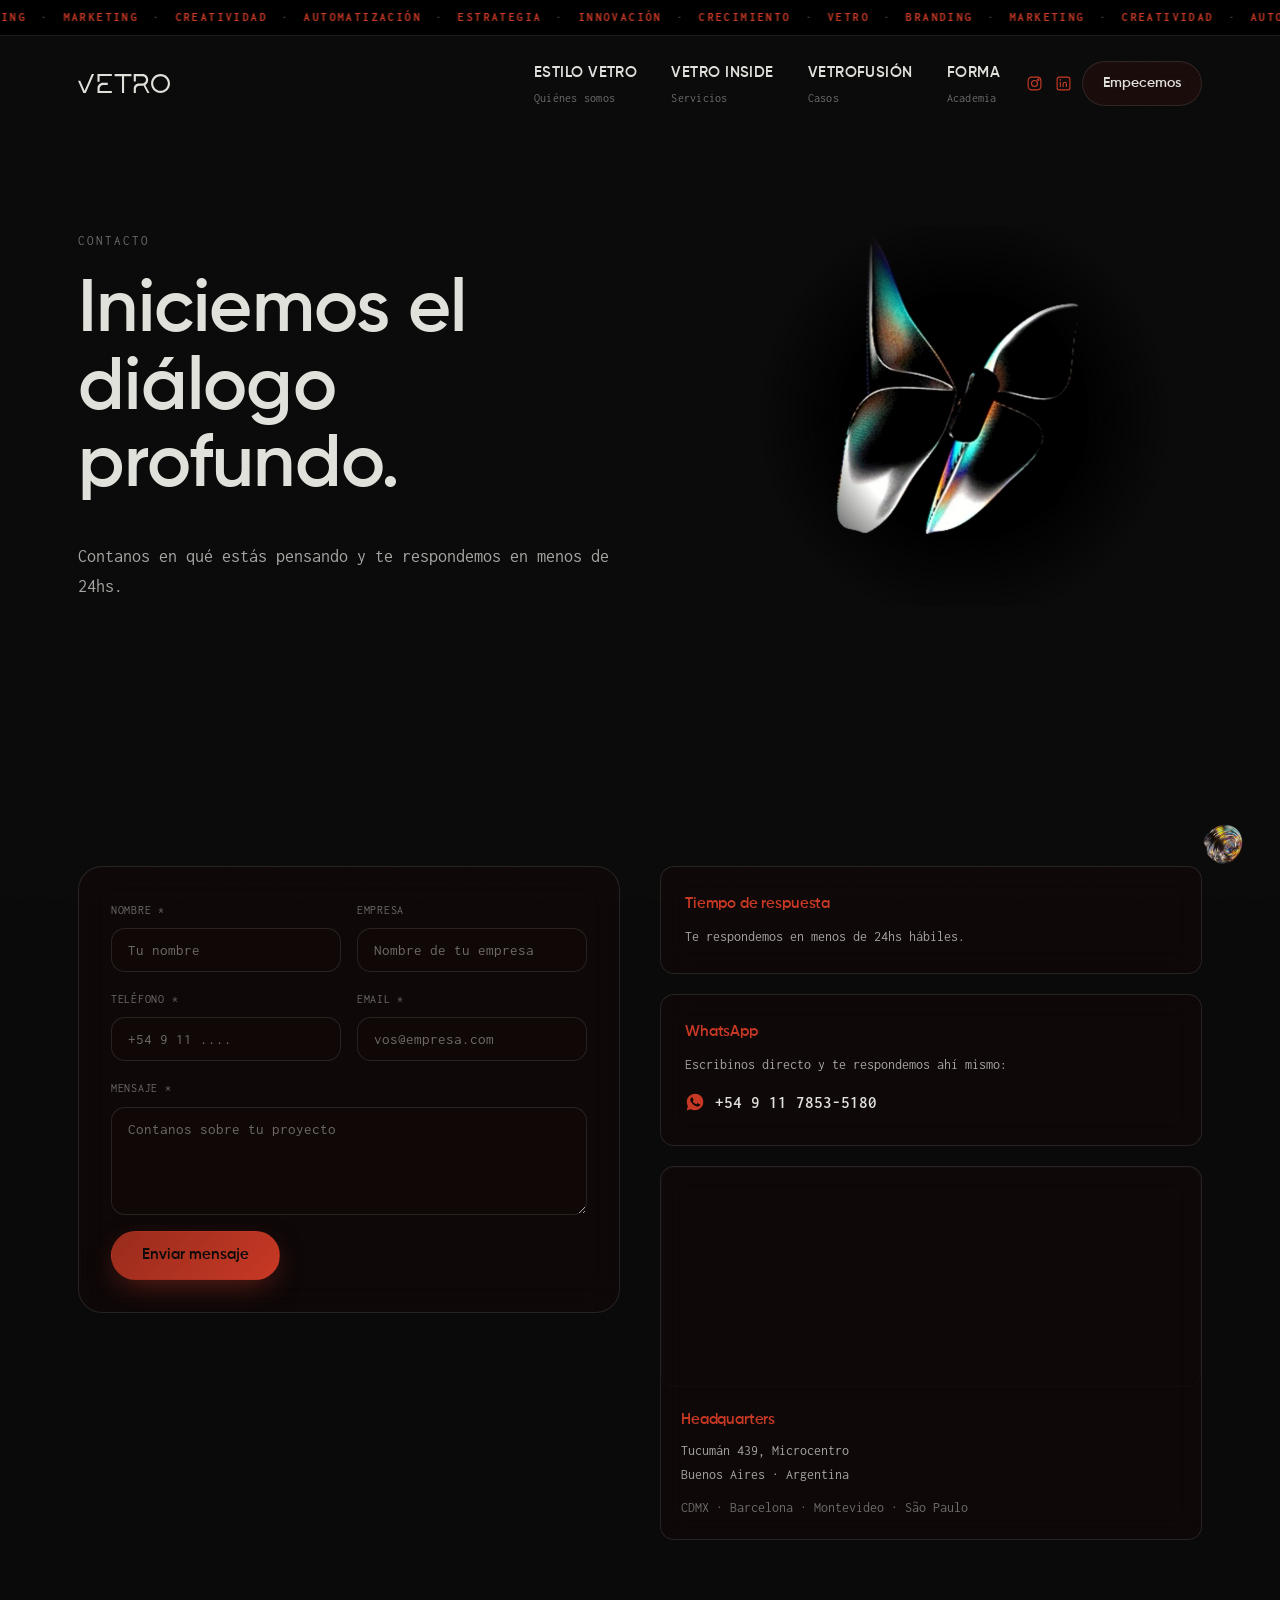
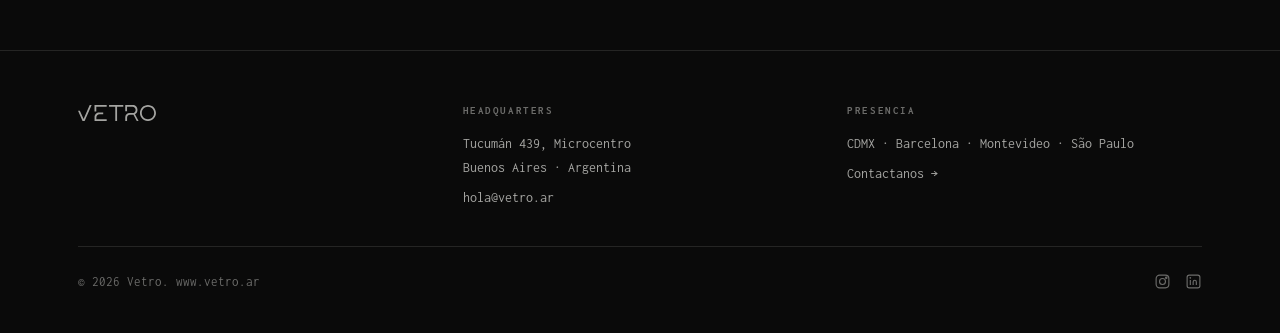
<file: contacto.html>
<!DOCTYPE html>
<html lang="es">
<head>
<meta charset="UTF-8">
<meta name="viewport" content="width=device-width, initial-scale=1.0">
<title>Contacto | Vetro</title>
<meta name="description" content="Iniciemos el diálogo profundo. Escribinos por formulario, WhatsApp o visitanos en Tucumán 439, Microcentro, Buenos Aires.">
<link rel="icon" href="assets/img/favicon.svg" type="image/svg+xml">
<link rel="stylesheet" href="css/style.css?v=1790963338">
</head>
<body>

<div class="noise-overlay"></div>

<!-- ===== NAV ===== -->
<div class="marquee-bar" aria-hidden="true">
  <div class="marquee-track" id="marquee-track">
    <span class="marquee-set"><span>BRANDING</span><span class="dot">&middot;</span><span>MARKETING</span><span class="dot">&middot;</span><span>CREATIVIDAD</span><span class="dot">&middot;</span><span>AUTOMATIZACIÓN</span><span class="dot">&middot;</span><span>ESTRATEGIA</span><span class="dot">&middot;</span><span>INNOVACIÓN</span><span class="dot">&middot;</span><span>CRECIMIENTO</span><span class="dot">&middot;</span><span>VETRO</span><span class="dot">&middot;</span></span>
  </div>
</div>
<header class="site-header" id="site-header">
  <div class="container header-inner">
    <a href="index.html" class="logo" aria-label="Vetro — inicio">
      <svg class="logo-word" viewBox="0 0 4012.91 832.67" fill="currentColor" xmlns="http://www.w3.org/2000/svg" aria-hidden="true">
        <polygon points="287.21 726.88 601.42 2.17 701.05 2.17 336.19 831.8 234.33 831.8 0 295.5 94.62 295.5 287.21 726.88"/>
        <polygon points="848.4 334.24 940.62 334.24 940.62 92.21 1476.21 92.21 1476.21 0 848.4 0 848.4 334.24"/>
        <path d="M943.17,640.1c0-90.6,73.44-164.04,164.04-164.04h189.43v-92.21h-207.87c-131.34,0-237.82,106.47-237.82,237.82v208.45h625.25v-92.21h-533.03v-97.8Z"/>
        <polygon points="1597.02 94 1917.86 94 1917.86 831.12 2010.07 831.12 2010.07 94 2330.91 94 2330.91 1.78 1597.02 1.78 1597.02 94"/>
        <path d="M3059.32,270.52v-25.6c-.1,0-.1.63-.1.63v-5.64c.29-131.55-106.29-238.41-237.88-238.41h-389.24v324.84h92.26V93.71h281.41c44.49,0,84.84,18.08,114,47.24,29.21,29.16,47.24,69.46,47.24,114,0,89.03-72.16,161.19-161.19,161.24l-153.14.05c-121.86,0-220.58,98.77-220.58,220.63v195.8h92.26v-172.95c0-83.54,67.77-151.31,151.31-151.31h145.77c11.28,0,22.37-.77,33.21-2.31l174.11,324.89h92.21l-187.8-350.44c75.05-40.01,126.15-119.06,126.15-210.02Z"/>
        <path d="M3601.73,1.88h-1.88c-227.09,0-411.18,184.09-411.18,411.18h0c0,227.09,184.09,411.18,411.18,411.18h1.88c227.09,0,411.18-184.09,411.18-411.18h0c0-227.09-184.09-411.18-411.18-411.18ZM3920.7,413.06c0,176.16-142.8,318.96-318.96,318.96h-1.88c-176.16,0-318.96-142.8-318.96-318.96h0c0-176.16,142.8-318.96,318.96-318.96h1.88c176.16,0,318.96,142.8,318.96,318.96h0Z"/>
      </svg>
    </a>

    <nav class="main-nav" id="main-nav">
      <a href="nosotros.html" class="nav-item">
        <span class="nav-item-title">ESTILO VETRO</span>
        <span class="nav-item-sub">Quiénes somos</span>
      </a>
      <a href="servicios.html" class="nav-item">
        <span class="nav-item-title">VETRO INSIDE</span>
        <span class="nav-item-sub">Servicios</span>
      </a>
      <a href="casos.html" class="nav-item">
        <span class="nav-item-title">VETROFUSIÓN</span>
        <span class="nav-item-sub">Casos</span>
      </a>
      <a href="forma.html" class="nav-item">
        <span class="nav-item-title">FORMA</span>
        <span class="nav-item-sub">Academia</span>
      </a>
      <div class="nav-social">
        <a href="https://instagram.com/vetro.ar" aria-label="Instagram" target="_blank" rel="noopener">
          <svg viewBox="0 0 24 24" fill="none" stroke="currentColor" stroke-width="1.6"><rect x="3" y="3" width="18" height="18" rx="5"/><circle cx="12" cy="12" r="4.2"/><circle cx="17.3" cy="6.7" r="1"/></svg>
        </a>
        <a href="https://linkedin.com/company/vetro-ar" aria-label="LinkedIn" target="_blank" rel="noopener">
          <svg viewBox="0 0 24 24" fill="none" stroke="currentColor" stroke-width="1.6"><rect x="3" y="3" width="18" height="18" rx="3"/><line x1="7.5" y1="10" x2="7.5" y2="17"/><circle cx="7.5" cy="6.8" r="0.4" fill="currentColor"/><path d="M11.5 17v-4.2c0-1.6 1-2.6 2.4-2.6 1.3 0 2.1.9 2.1 2.6V17"/></svg>
        </a>
      </div>
      <a href="contacto.html" class="nav-cta">Empecemos</a>
    </nav>

    <button class="nav-toggle" id="nav-toggle" aria-label="Abrir menú" aria-expanded="false">
      <span></span><span></span><span></span>
    </button>
  </div>
</header>

<main id="top">

  <!-- ===== PAGE HERO ===== -->
  <section class="page-hero">
    <div class="container split">
      <div class="split-text reveal">
        <p class="eyebrow">Contacto</p>
        <h1 style="color:var(--ink); font-size:clamp(2.6rem, 6vw, 4.6rem); line-height:1.05">Iniciemos el diálogo profundo.</h1>
        <p class="lead" style="margin-top:20px">
          Contanos en qué estás pensando y te respondemos en menos de 24hs.
        </p>
      </div>
      <div class="split-visual reveal" aria-hidden="true">
        <div class="contacto-glass-video">
          <video autoplay muted loop playsinline poster="assets/img/contacto-glass-poster.jpg">
            <source src="https://res.cloudinary.com/tjba2dzw/video/upload/f_mp4,vc_h264,q_auto,w_1920,c_limit/contacto-glass.mp4" type="video/mp4">
          </video>
        </div>
      </div>
    </div>
  </section>

  <section class="section" id="formulario">
    <div class="container">
      <div class="contact-grid">

        <form class="contact-form glass-card reveal" id="contact-form">
          <input type="text" name="website" id="website" tabindex="-1" autocomplete="off" style="position:absolute;left:-9999px;width:1px;height:1px;opacity:0" aria-hidden="true">
          <div class="form-row">
            <div class="field">
              <label for="nombre">Nombre *</label>
              <input type="text" id="nombre" name="nombre" required placeholder="Tu nombre">
            </div>
            <div class="field">
              <label for="empresa">Empresa</label>
              <input type="text" id="empresa" name="empresa" placeholder="Nombre de tu empresa">
            </div>
          </div>
          <div class="form-row">
            <div class="field">
              <label for="telefono">Teléfono *</label>
              <input type="tel" id="telefono" name="telefono" required placeholder="+54 9 11 ....">
            </div>
            <div class="field">
              <label for="email">Email *</label>
              <input type="email" id="email" name="email" required placeholder="vos@empresa.com">
            </div>
          </div>
          <div class="field">
            <label for="mensaje">Mensaje *</label>
            <textarea id="mensaje" name="mensaje" rows="5" required placeholder="Contanos sobre tu proyecto"></textarea>
          </div>
          <button type="submit" class="btn btn-primary" style="justify-self:start">Enviar mensaje</button>
          <p id="form-status" class="eyebrow" style="display:none;margin:0"></p>
        </form>

        <div class="contact-side">
          <div class="contact-info-card reveal">
            <h4>Tiempo de respuesta</h4>
            <p>Te respondemos en menos de 24hs hábiles.</p>
          </div>

          <div class="contact-info-card reveal">
            <h4>WhatsApp</h4>
            <p>Escribinos directo y te respondemos ahí mismo:</p>
            <a href="https://wa.me/5491178535180" target="_blank" rel="noopener" class="whatsapp-link">
              <svg viewBox="0 0 24 24" fill="currentColor"><path d="M12.04 2C6.58 2 2.13 6.45 2.13 11.91c0 1.75.46 3.45 1.32 4.95L2.05 22l5.25-1.38c1.45.79 3.08 1.21 4.74 1.21h.01c5.46 0 9.91-4.45 9.91-9.91 0-2.65-1.03-5.14-2.9-7.01A9.816 9.816 0 0 0 12.04 2zm5.83 14.02c-.24.68-1.4 1.32-1.93 1.4-.5.08-1.12.11-1.81-.11-.42-.13-.96-.31-1.65-.61-2.9-1.25-4.8-4.17-4.94-4.36-.14-.19-1.18-1.57-1.18-3 0-1.42.75-2.12 1.01-2.41.26-.29.58-.36.77-.36l.55.01c.18.01.42-.07.65.5.24.58.82 2 .89 2.15.07.15.12.32.02.51-.1.19-.15.31-.29.48l-.44.51c-.15.15-.3.31-.13.6.17.29.75 1.24 1.61 2.01 1.11.99 2.04 1.29 2.33 1.44.29.15.46.12.63-.07.17-.19.72-.85.92-1.14.19-.29.38-.24.65-.15.27.1 1.69.8 1.98.94.29.15.48.22.55.34.07.12.07.7-.17 1.38z"/></svg>
              <span>+54 9 11 7853-5180</span>
            </a>
          </div>

          <div class="contact-info-card reveal" style="padding:0;overflow:hidden">
            <div class="map-embed">
              <iframe
                title="Vetro — Tucumán 439, Microcentro, Buenos Aires"
                src="https://www.openstreetmap.org/export/embed.html?bbox=-58.3782%2C-34.6038%2C-58.3682%2C-34.5978&layer=mapnik&marker=-34.6008484%2C-58.3732022"
                loading="lazy"></iframe>
            </div>
            <div style="padding:20px">
              <h4 style="margin-bottom:6px">Headquarters</h4>
              <p style="margin:0">Tucumán 439, Microcentro<br>Buenos Aires · Argentina</p>
              <p style="margin-top:8px;font-size:0.85rem;color:var(--ink-faint)">CDMX · Barcelona · Montevideo · São Paulo</p>
            </div>
          </div>
        </div>

      </div>
    </div>
  </section>

</main>

<!-- ===== FOOTER ===== -->
<footer class="site-footer">
  <div class="container">
    <div class="footer-grid">
      <div class="footer-col">
        <a href="index.html" class="logo logo-sm">
          <svg class="logo-word" viewBox="0 0 4012.91 832.67" fill="currentColor" xmlns="http://www.w3.org/2000/svg" aria-hidden="true">
            <polygon points="287.21 726.88 601.42 2.17 701.05 2.17 336.19 831.8 234.33 831.8 0 295.5 94.62 295.5 287.21 726.88"/>
            <polygon points="848.4 334.24 940.62 334.24 940.62 92.21 1476.21 92.21 1476.21 0 848.4 0 848.4 334.24"/>
            <path d="M943.17,640.1c0-90.6,73.44-164.04,164.04-164.04h189.43v-92.21h-207.87c-131.34,0-237.82,106.47-237.82,237.82v208.45h625.25v-92.21h-533.03v-97.8Z"/>
            <polygon points="1597.02 94 1917.86 94 1917.86 831.12 2010.07 831.12 2010.07 94 2330.91 94 2330.91 1.78 1597.02 1.78 1597.02 94"/>
            <path d="M3059.32,270.52v-25.6c-.1,0-.1.63-.1.63v-5.64c.29-131.55-106.29-238.41-237.88-238.41h-389.24v324.84h92.26V93.71h281.41c44.49,0,84.84,18.08,114,47.24,29.21,29.16,47.24,69.46,47.24,114,0,89.03-72.16,161.19-161.19,161.24l-153.14.05c-121.86,0-220.58,98.77-220.58,220.63v195.8h92.26v-172.95c0-83.54,67.77-151.31,151.31-151.31h145.77c11.28,0,22.37-.77,33.21-2.31l174.11,324.89h92.21l-187.8-350.44c75.05-40.01,126.15-119.06,126.15-210.02Z"/>
            <path d="M3601.73,1.88h-1.88c-227.09,0-411.18,184.09-411.18,411.18h0c0,227.09,184.09,411.18,411.18,411.18h1.88c227.09,0,411.18-184.09,411.18-411.18h0c0-227.09-184.09-411.18-411.18-411.18ZM3920.7,413.06c0,176.16-142.8,318.96-318.96,318.96h-1.88c-176.16,0-318.96-142.8-318.96-318.96h0c0-176.16,142.8-318.96,318.96-318.96h1.88c176.16,0,318.96,142.8,318.96,318.96h0Z"/>
          </svg>
        </a>
      </div>
      <div class="footer-col">
        <h5>Headquarters</h5>
        <p>Tucumán 439, Microcentro<br>Buenos Aires · Argentina</p>
        <p><a href="mailto:hola@vetro.ar">hola@vetro.ar</a></p>
      </div>
      <div class="footer-col">
        <h5>Presencia</h5>
        <p>CDMX · Barcelona · Montevideo · São Paulo</p>
        <p><a href="contacto.html">Contactanos →</a></p>
      </div>
    </div>
    <div class="footer-bottom">
      <p class="footer-copy">© 2026 Vetro. www.vetro.ar</p>
      <div class="footer-social">
        <a href="https://instagram.com/vetro.ar" aria-label="Instagram" target="_blank" rel="noopener">
          <svg viewBox="0 0 24 24" fill="none" stroke="currentColor" stroke-width="1.6"><rect x="3" y="3" width="18" height="18" rx="5"/><circle cx="12" cy="12" r="4.2"/><circle cx="17.3" cy="6.7" r="1"/></svg>
        </a>
        <a href="https://linkedin.com/company/vetro-ar" aria-label="LinkedIn" target="_blank" rel="noopener">
          <svg viewBox="0 0 24 24" fill="none" stroke="currentColor" stroke-width="1.6"><rect x="3" y="3" width="18" height="18" rx="3"/><line x1="7.5" y1="10" x2="7.5" y2="17"/><circle cx="7.5" cy="6.8" r="0.4" fill="currentColor"/><path d="M11.5 17v-4.2c0-1.6 1-2.6 2.4-2.6 1.3 0 2.1.9 2.1 2.6V17"/></svg>
        </a>
      </div>
    </div>
  </div>
</footer>

<a href="https://wa.me/5491178535180" target="_blank" rel="noopener" class="whatsapp-float" aria-label="Chatear por WhatsApp">
  <img src="assets/img/whatsapp-swirl.png" alt="">
</a>

<script src="js/script.js?v=1790963338"></script>
</body>
</html>
</file>
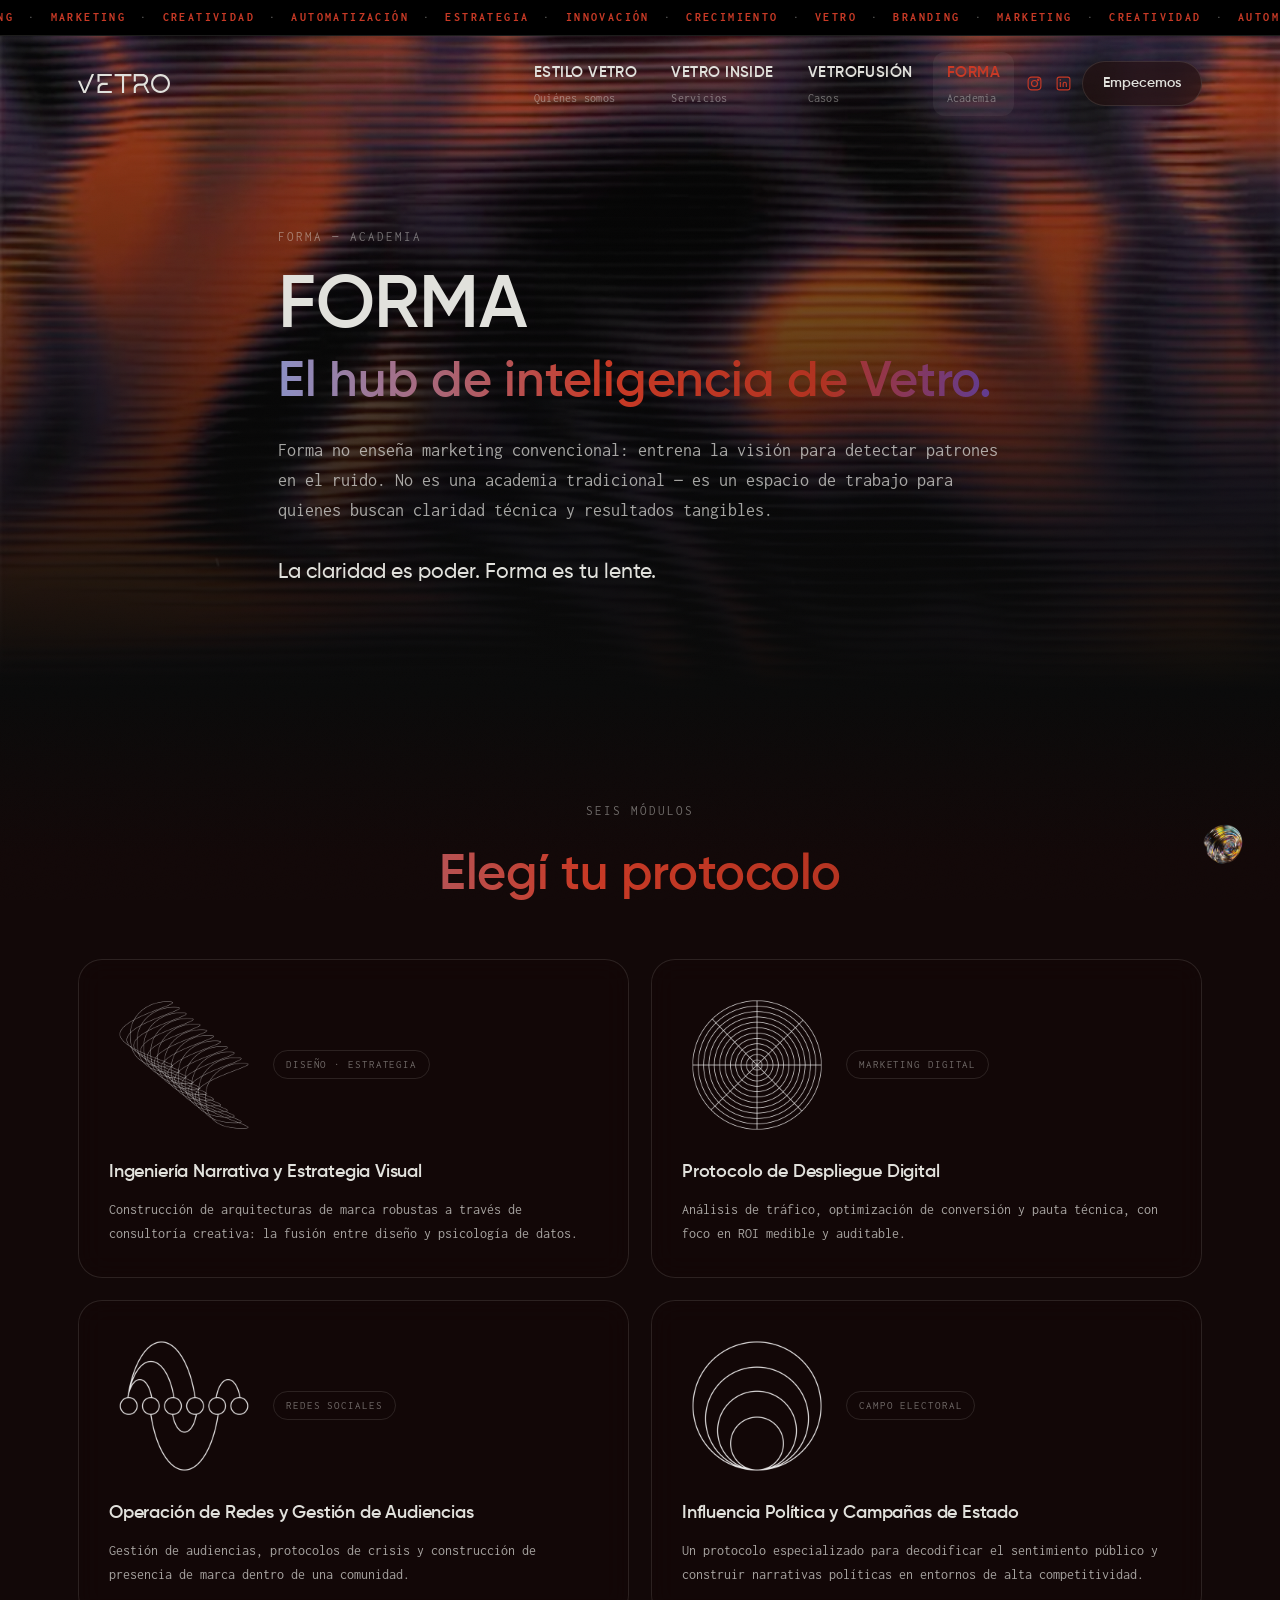
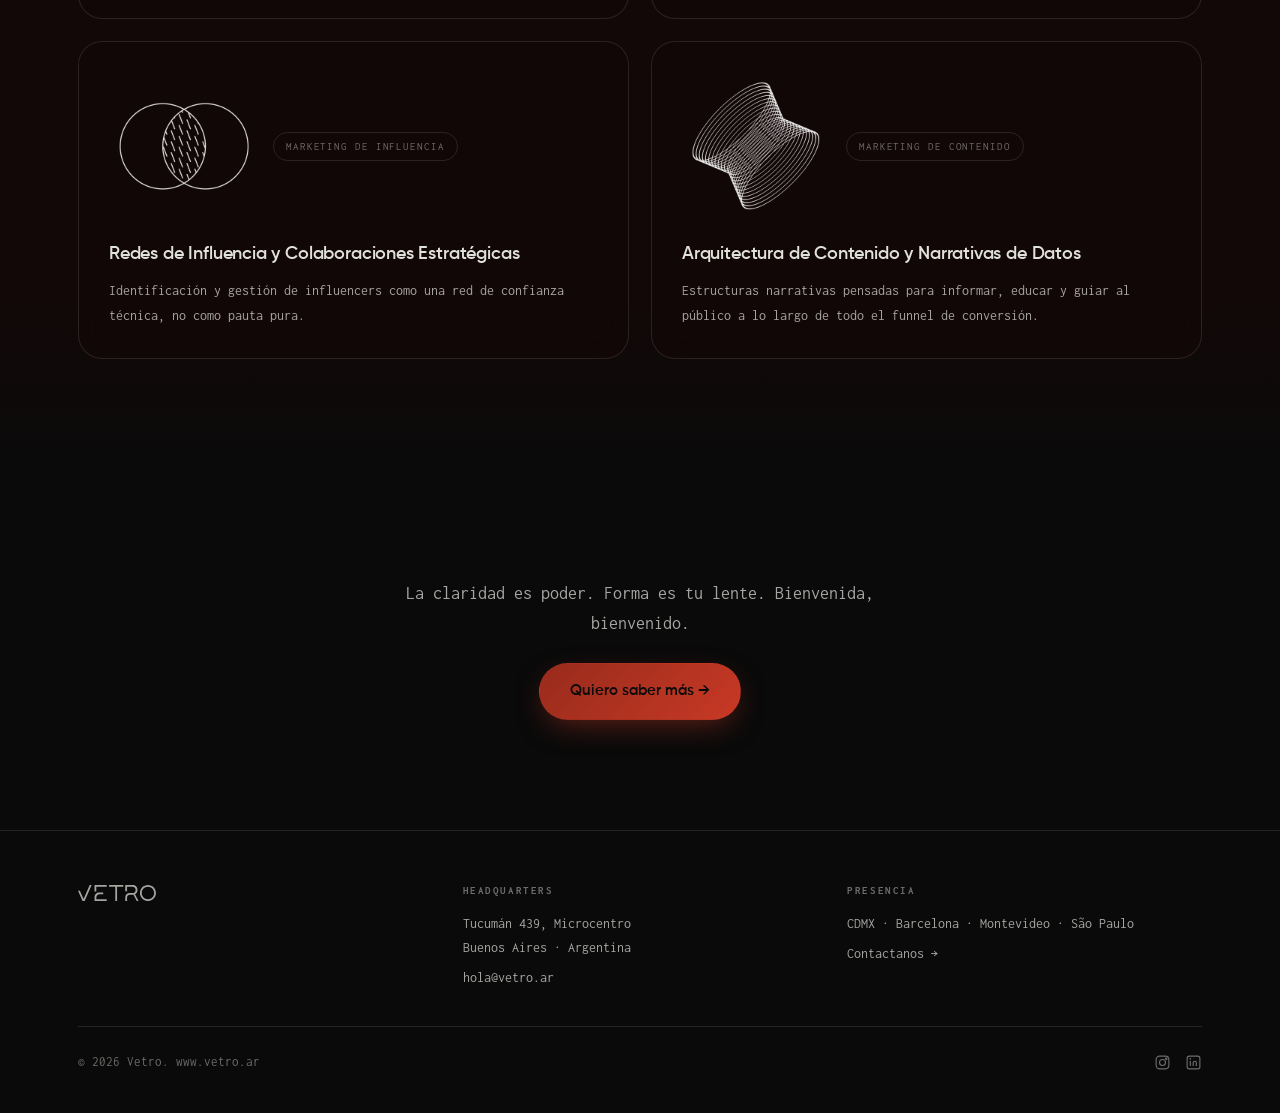
<file: forma.html>
<!DOCTYPE html>
<html lang="es">
<head>
<meta charset="UTF-8">
<meta name="viewport" content="width=device-width, initial-scale=1.0">
<title>Forma — Academia | Vetro</title>
<meta name="description" content="Forma, el hub de inteligencia de Vetro. Seis módulos para entrenar la visión y detectar patrones en el ruido.">
<link rel="icon" href="assets/img/favicon.svg" type="image/svg+xml">
<link rel="stylesheet" href="css/style.css?v=1790963338">
</head>
<body>

<div class="noise-overlay"></div>

<!-- ===== NAV ===== -->
<div class="marquee-bar" aria-hidden="true">
  <div class="marquee-track" id="marquee-track">
    <span class="marquee-set"><span>BRANDING</span><span class="dot">&middot;</span><span>MARKETING</span><span class="dot">&middot;</span><span>CREATIVIDAD</span><span class="dot">&middot;</span><span>AUTOMATIZACIÓN</span><span class="dot">&middot;</span><span>ESTRATEGIA</span><span class="dot">&middot;</span><span>INNOVACIÓN</span><span class="dot">&middot;</span><span>CRECIMIENTO</span><span class="dot">&middot;</span><span>VETRO</span><span class="dot">&middot;</span></span>
  </div>
</div>
<header class="site-header" id="site-header">
  <div class="container header-inner">
    <a href="index.html" class="logo" aria-label="Vetro — inicio">
      <svg class="logo-word" viewBox="0 0 4012.91 832.67" fill="currentColor" xmlns="http://www.w3.org/2000/svg" aria-hidden="true">
        <polygon points="287.21 726.88 601.42 2.17 701.05 2.17 336.19 831.8 234.33 831.8 0 295.5 94.62 295.5 287.21 726.88"/>
        <polygon points="848.4 334.24 940.62 334.24 940.62 92.21 1476.21 92.21 1476.21 0 848.4 0 848.4 334.24"/>
        <path d="M943.17,640.1c0-90.6,73.44-164.04,164.04-164.04h189.43v-92.21h-207.87c-131.34,0-237.82,106.47-237.82,237.82v208.45h625.25v-92.21h-533.03v-97.8Z"/>
        <polygon points="1597.02 94 1917.86 94 1917.86 831.12 2010.07 831.12 2010.07 94 2330.91 94 2330.91 1.78 1597.02 1.78 1597.02 94"/>
        <path d="M3059.32,270.52v-25.6c-.1,0-.1.63-.1.63v-5.64c.29-131.55-106.29-238.41-237.88-238.41h-389.24v324.84h92.26V93.71h281.41c44.49,0,84.84,18.08,114,47.24,29.21,29.16,47.24,69.46,47.24,114,0,89.03-72.16,161.19-161.19,161.24l-153.14.05c-121.86,0-220.58,98.77-220.58,220.63v195.8h92.26v-172.95c0-83.54,67.77-151.31,151.31-151.31h145.77c11.28,0,22.37-.77,33.21-2.31l174.11,324.89h92.21l-187.8-350.44c75.05-40.01,126.15-119.06,126.15-210.02Z"/>
        <path d="M3601.73,1.88h-1.88c-227.09,0-411.18,184.09-411.18,411.18h0c0,227.09,184.09,411.18,411.18,411.18h1.88c227.09,0,411.18-184.09,411.18-411.18h0c0-227.09-184.09-411.18-411.18-411.18ZM3920.7,413.06c0,176.16-142.8,318.96-318.96,318.96h-1.88c-176.16,0-318.96-142.8-318.96-318.96h0c0-176.16,142.8-318.96,318.96-318.96h1.88c176.16,0,318.96,142.8,318.96,318.96h0Z"/>
      </svg>
    </a>

    <nav class="main-nav" id="main-nav">
      <a href="nosotros.html" class="nav-item">
        <span class="nav-item-title">ESTILO VETRO</span>
        <span class="nav-item-sub">Quiénes somos</span>
      </a>
      <a href="servicios.html" class="nav-item">
        <span class="nav-item-title">VETRO INSIDE</span>
        <span class="nav-item-sub">Servicios</span>
      </a>
      <a href="casos.html" class="nav-item">
        <span class="nav-item-title">VETROFUSIÓN</span>
        <span class="nav-item-sub">Casos</span>
      </a>
      <a href="forma.html" class="nav-item active">
        <span class="nav-item-title">FORMA</span>
        <span class="nav-item-sub">Academia</span>
      </a>
      <div class="nav-social">
        <a href="https://instagram.com/vetro.ar" aria-label="Instagram" target="_blank" rel="noopener">
          <svg viewBox="0 0 24 24" fill="none" stroke="currentColor" stroke-width="1.6"><rect x="3" y="3" width="18" height="18" rx="5"/><circle cx="12" cy="12" r="4.2"/><circle cx="17.3" cy="6.7" r="1"/></svg>
        </a>
        <a href="https://linkedin.com/company/vetro-ar" aria-label="LinkedIn" target="_blank" rel="noopener">
          <svg viewBox="0 0 24 24" fill="none" stroke="currentColor" stroke-width="1.6"><rect x="3" y="3" width="18" height="18" rx="3"/><line x1="7.5" y1="10" x2="7.5" y2="17"/><circle cx="7.5" cy="6.8" r="0.4" fill="currentColor"/><path d="M11.5 17v-4.2c0-1.6 1-2.6 2.4-2.6 1.3 0 2.1.9 2.1 2.6V17"/></svg>
        </a>
      </div>
      <a href="contacto.html" class="nav-cta">Empecemos</a>
    </nav>

    <button class="nav-toggle" id="nav-toggle" aria-label="Abrir menú" aria-expanded="false">
      <span></span><span></span><span></span>
    </button>
  </div>
</header>

<main id="top">

  <!-- ===== PAGE HERO ===== -->
  <section class="page-hero">
    <div class="forma-video-wrap" aria-hidden="true">
      <div class="forma-video-rotator">
        <video autoplay muted loop playsinline poster="assets/img/forma-teaser-poster.jpg">
          <source src="https://res.cloudinary.com/tjba2dzw/video/upload/f_mp4,vc_h264,q_auto,w_1920,c_limit/forma-teaser-bg.mp4" type="video/mp4">
        </video>
      </div>
    </div>
    <div class="forma-video-fade" aria-hidden="true"></div>
    <div class="container page-hero-inner">
      <p class="eyebrow reveal">Forma — Academia</p>
      <h1 class="reveal">
        <span class="hero-title-lg" style="display:block; color:var(--ink)">FORMA</span>
        <span class="gradient-text" style="display:block; white-space:nowrap">El hub de inteligencia de Vetro.</span>
      </h1>
      <p class="lead reveal" style="margin-top:20px">
        Forma no enseña marketing convencional: entrena la visión para detectar
        patrones en el ruido. No es una academia tradicional — es un espacio de
        trabajo para quienes buscan claridad técnica y resultados tangibles.
      </p>
      <p class="statement reveal">La claridad es poder. Forma es tu lente.</p>
    </div>
  </section>

  <!-- ===== MÓDULOS ===== -->
  <section class="section section-tint" id="modulos">
    <div class="container">
      <p class="eyebrow reveal center">Seis módulos</p>
      <h2 class="gradient-text center reveal">Elegí tu protocolo</h2>

      <div class="modules-grid">
        <article class="module-card reveal">
          <div class="module-top">
            <img class="module-icon" src="assets/img/icons/icon-wireframe-swirl.png" alt="" aria-hidden="true">
            <span class="module-tag">Diseño · Estrategia</span>
          </div>
          <h3>Ingeniería Narrativa y Estrategia Visual</h3>
          <p>Construcción de arquitecturas de marca robustas a través de consultoría creativa: la fusión entre diseño y psicología de datos.</p>
        </article>

        <article class="module-card reveal">
          <div class="module-top">
            <img class="module-icon" src="assets/img/icons/icon-radar.png" alt="" aria-hidden="true">
            <span class="module-tag">Marketing digital</span>
          </div>
          <h3>Protocolo de Despliegue Digital</h3>
          <p>Análisis de tráfico, optimización de conversión y pauta técnica, con foco en ROI medible y auditable.</p>
        </article>

        <article class="module-card reveal">
          <div class="module-top">
            <img class="module-icon" src="assets/img/icons/icon-signal.png" alt="" aria-hidden="true">
            <span class="module-tag">Redes sociales</span>
          </div>
          <h3>Operación de Redes y Gestión de Audiencias</h3>
          <p>Gestión de audiencias, protocolos de crisis y construcción de presencia de marca dentro de una comunidad.</p>
        </article>

        <article class="module-card reveal">
          <div class="module-top">
            <img class="module-icon" src="assets/img/icons/icon-concentric.png" alt="" aria-hidden="true">
            <span class="module-tag">Campo electoral</span>
          </div>
          <h3>Influencia Política y Campañas de Estado</h3>
          <p>Un protocolo especializado para decodificar el sentimiento público y construir narrativas políticas en entornos de alta competitividad.</p>
        </article>

        <article class="module-card reveal">
          <div class="module-top">
            <img class="module-icon" src="assets/img/icons/icon-venn.png" alt="" aria-hidden="true">
            <span class="module-tag">Marketing de influencia</span>
          </div>
          <h3>Redes de Influencia y Colaboraciones Estratégicas</h3>
          <p>Identificación y gestión de influencers como una red de confianza técnica, no como pauta pura.</p>
        </article>

        <article class="module-card reveal">
          <div class="module-top">
            <img class="module-icon" src="assets/img/icons/icon-ribbon.png" alt="" aria-hidden="true">
            <span class="module-tag">Marketing de contenido</span>
          </div>
          <h3>Arquitectura de Contenido y Narrativas de Datos</h3>
          <p>Estructuras narrativas pensadas para informar, educar y guiar al público a lo largo de todo el funnel de conversión.</p>
        </article>
      </div>
    </div>
  </section>

  <!-- ===== CIERRE ===== -->
  <section class="section" id="bienvenida" style="text-align:center">
    <div class="container narrow center">
      <p class="lead reveal" style="max-width:52ch;margin:0 auto">
        La claridad es poder. Forma es tu lente. Bienvenida, bienvenido.
      </p>
      <div class="reveal" style="margin-top:24px">
        <a href="contacto.html?asunto=Forma%20-%20Academia" class="btn btn-primary">Quiero saber más →</a>
      </div>
    </div>
  </section>

</main>

<!-- ===== FOOTER ===== -->
<footer class="site-footer">
  <div class="container">
    <div class="footer-grid">
      <div class="footer-col">
        <a href="index.html" class="logo logo-sm">
          <svg class="logo-word" viewBox="0 0 4012.91 832.67" fill="currentColor" xmlns="http://www.w3.org/2000/svg" aria-hidden="true">
            <polygon points="287.21 726.88 601.42 2.17 701.05 2.17 336.19 831.8 234.33 831.8 0 295.5 94.62 295.5 287.21 726.88"/>
            <polygon points="848.4 334.24 940.62 334.24 940.62 92.21 1476.21 92.21 1476.21 0 848.4 0 848.4 334.24"/>
            <path d="M943.17,640.1c0-90.6,73.44-164.04,164.04-164.04h189.43v-92.21h-207.87c-131.34,0-237.82,106.47-237.82,237.82v208.45h625.25v-92.21h-533.03v-97.8Z"/>
            <polygon points="1597.02 94 1917.86 94 1917.86 831.12 2010.07 831.12 2010.07 94 2330.91 94 2330.91 1.78 1597.02 1.78 1597.02 94"/>
            <path d="M3059.32,270.52v-25.6c-.1,0-.1.63-.1.63v-5.64c.29-131.55-106.29-238.41-237.88-238.41h-389.24v324.84h92.26V93.71h281.41c44.49,0,84.84,18.08,114,47.24,29.21,29.16,47.24,69.46,47.24,114,0,89.03-72.16,161.19-161.19,161.24l-153.14.05c-121.86,0-220.58,98.77-220.58,220.63v195.8h92.26v-172.95c0-83.54,67.77-151.31,151.31-151.31h145.77c11.28,0,22.37-.77,33.21-2.31l174.11,324.89h92.21l-187.8-350.44c75.05-40.01,126.15-119.06,126.15-210.02Z"/>
            <path d="M3601.73,1.88h-1.88c-227.09,0-411.18,184.09-411.18,411.18h0c0,227.09,184.09,411.18,411.18,411.18h1.88c227.09,0,411.18-184.09,411.18-411.18h0c0-227.09-184.09-411.18-411.18-411.18ZM3920.7,413.06c0,176.16-142.8,318.96-318.96,318.96h-1.88c-176.16,0-318.96-142.8-318.96-318.96h0c0-176.16,142.8-318.96,318.96-318.96h1.88c176.16,0,318.96,142.8,318.96,318.96h0Z"/>
          </svg>
        </a>
      </div>
      <div class="footer-col">
        <h5>Headquarters</h5>
        <p>Tucumán 439, Microcentro<br>Buenos Aires · Argentina</p>
        <p><a href="mailto:hola@vetro.ar">hola@vetro.ar</a></p>
      </div>
      <div class="footer-col">
        <h5>Presencia</h5>
        <p>CDMX · Barcelona · Montevideo · São Paulo</p>
        <p><a href="contacto.html">Contactanos →</a></p>
      </div>
    </div>
    <div class="footer-bottom">
      <p class="footer-copy">© 2026 Vetro. www.vetro.ar</p>
      <div class="footer-social">
        <a href="https://instagram.com/vetro.ar" aria-label="Instagram" target="_blank" rel="noopener">
          <svg viewBox="0 0 24 24" fill="none" stroke="currentColor" stroke-width="1.6"><rect x="3" y="3" width="18" height="18" rx="5"/><circle cx="12" cy="12" r="4.2"/><circle cx="17.3" cy="6.7" r="1"/></svg>
        </a>
        <a href="https://linkedin.com/company/vetro-ar" aria-label="LinkedIn" target="_blank" rel="noopener">
          <svg viewBox="0 0 24 24" fill="none" stroke="currentColor" stroke-width="1.6"><rect x="3" y="3" width="18" height="18" rx="3"/><line x1="7.5" y1="10" x2="7.5" y2="17"/><circle cx="7.5" cy="6.8" r="0.4" fill="currentColor"/><path d="M11.5 17v-4.2c0-1.6 1-2.6 2.4-2.6 1.3 0 2.1.9 2.1 2.6V17"/></svg>
        </a>
      </div>
    </div>
  </div>
</footer>

<a href="https://wa.me/5491178535180" target="_blank" rel="noopener" class="whatsapp-float" aria-label="Chatear por WhatsApp">
  <img src="assets/img/whatsapp-swirl.png" alt="">
</a>

<script src="js/script.js?v=1790963338"></script>
</body>
</html>
</file>
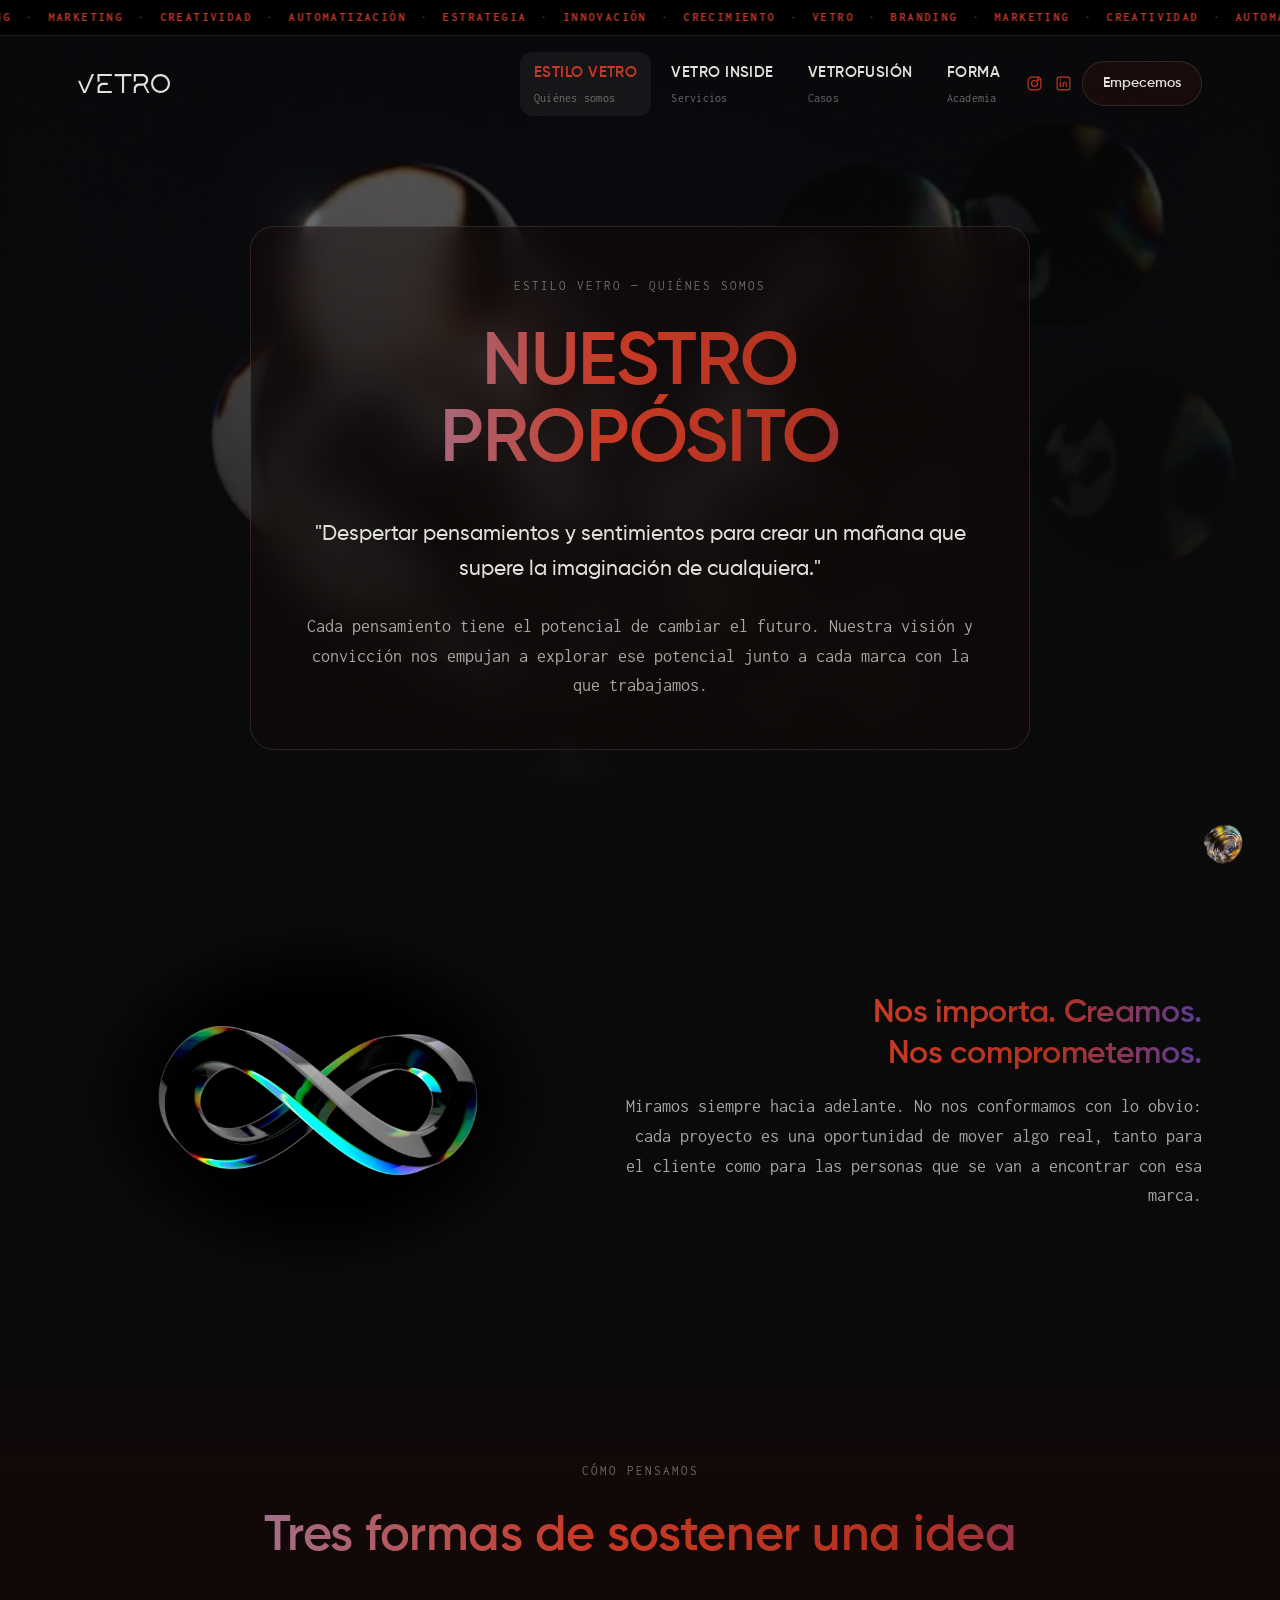
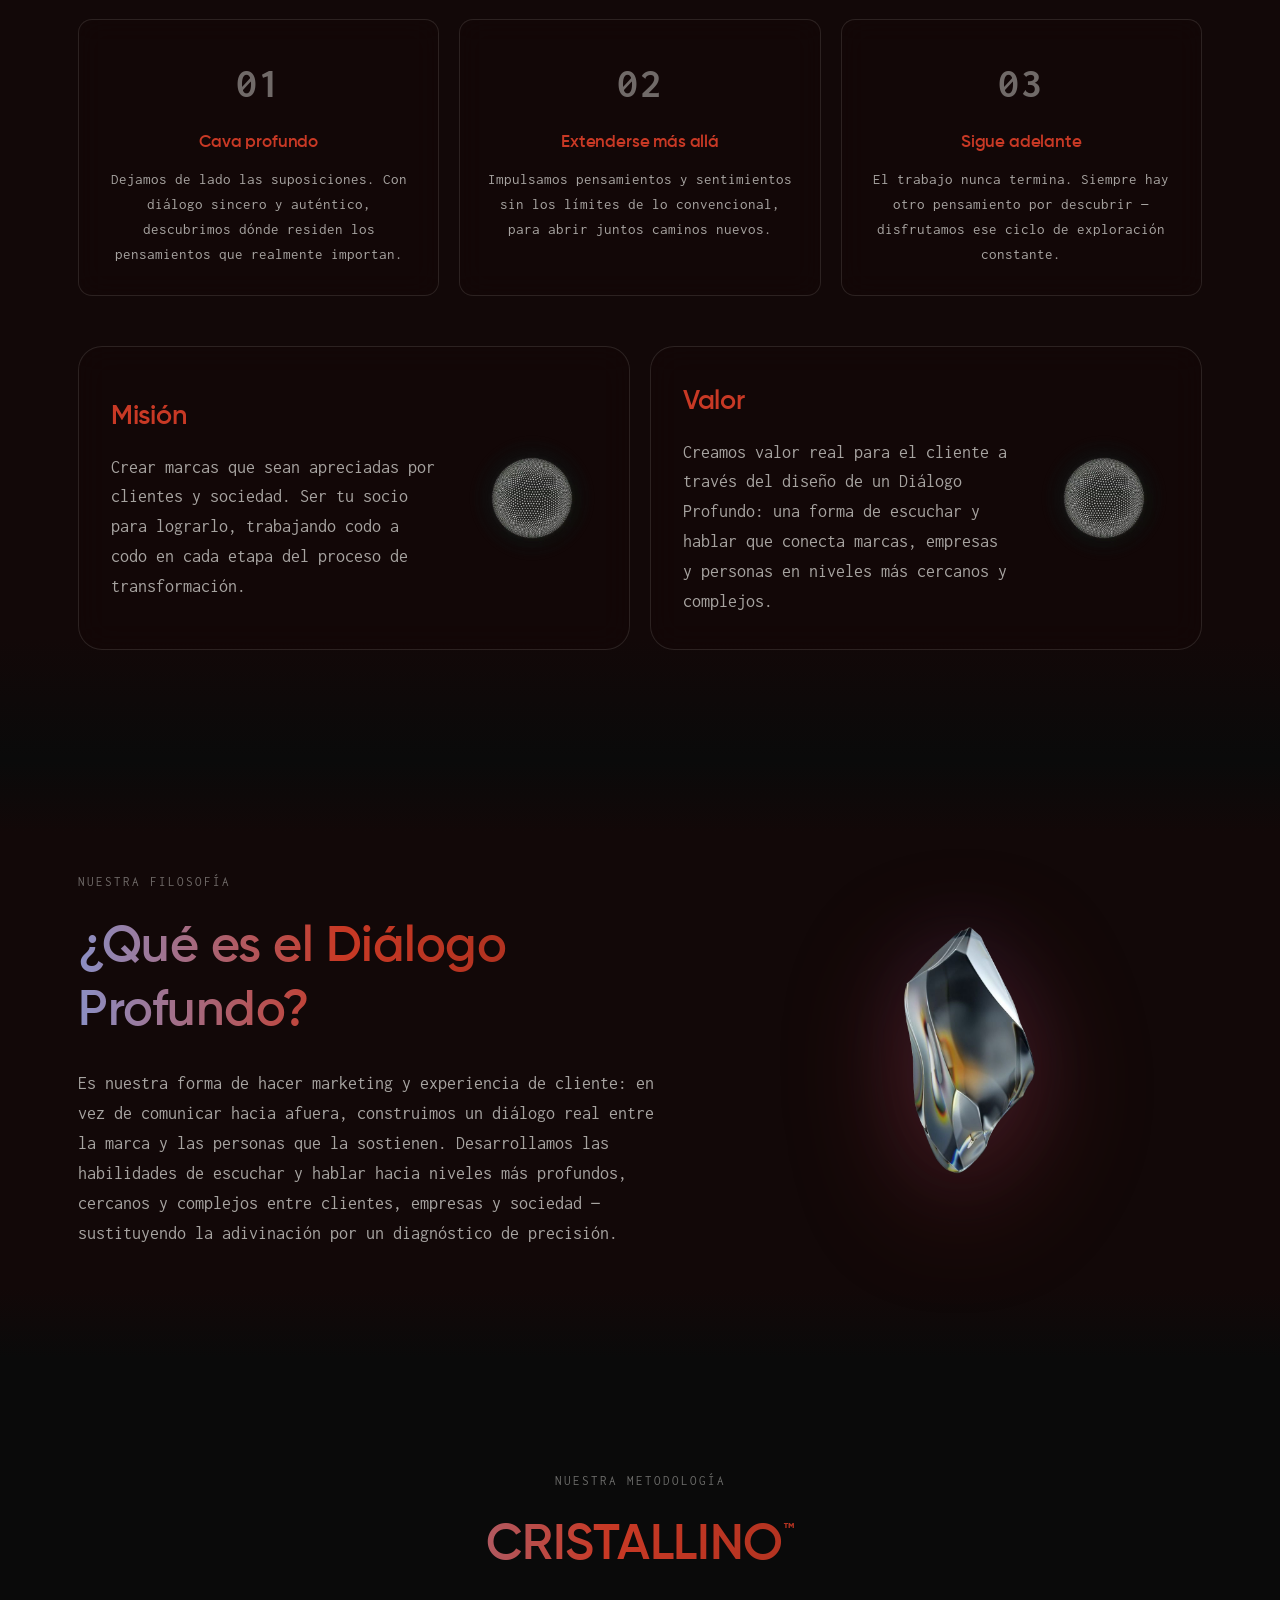
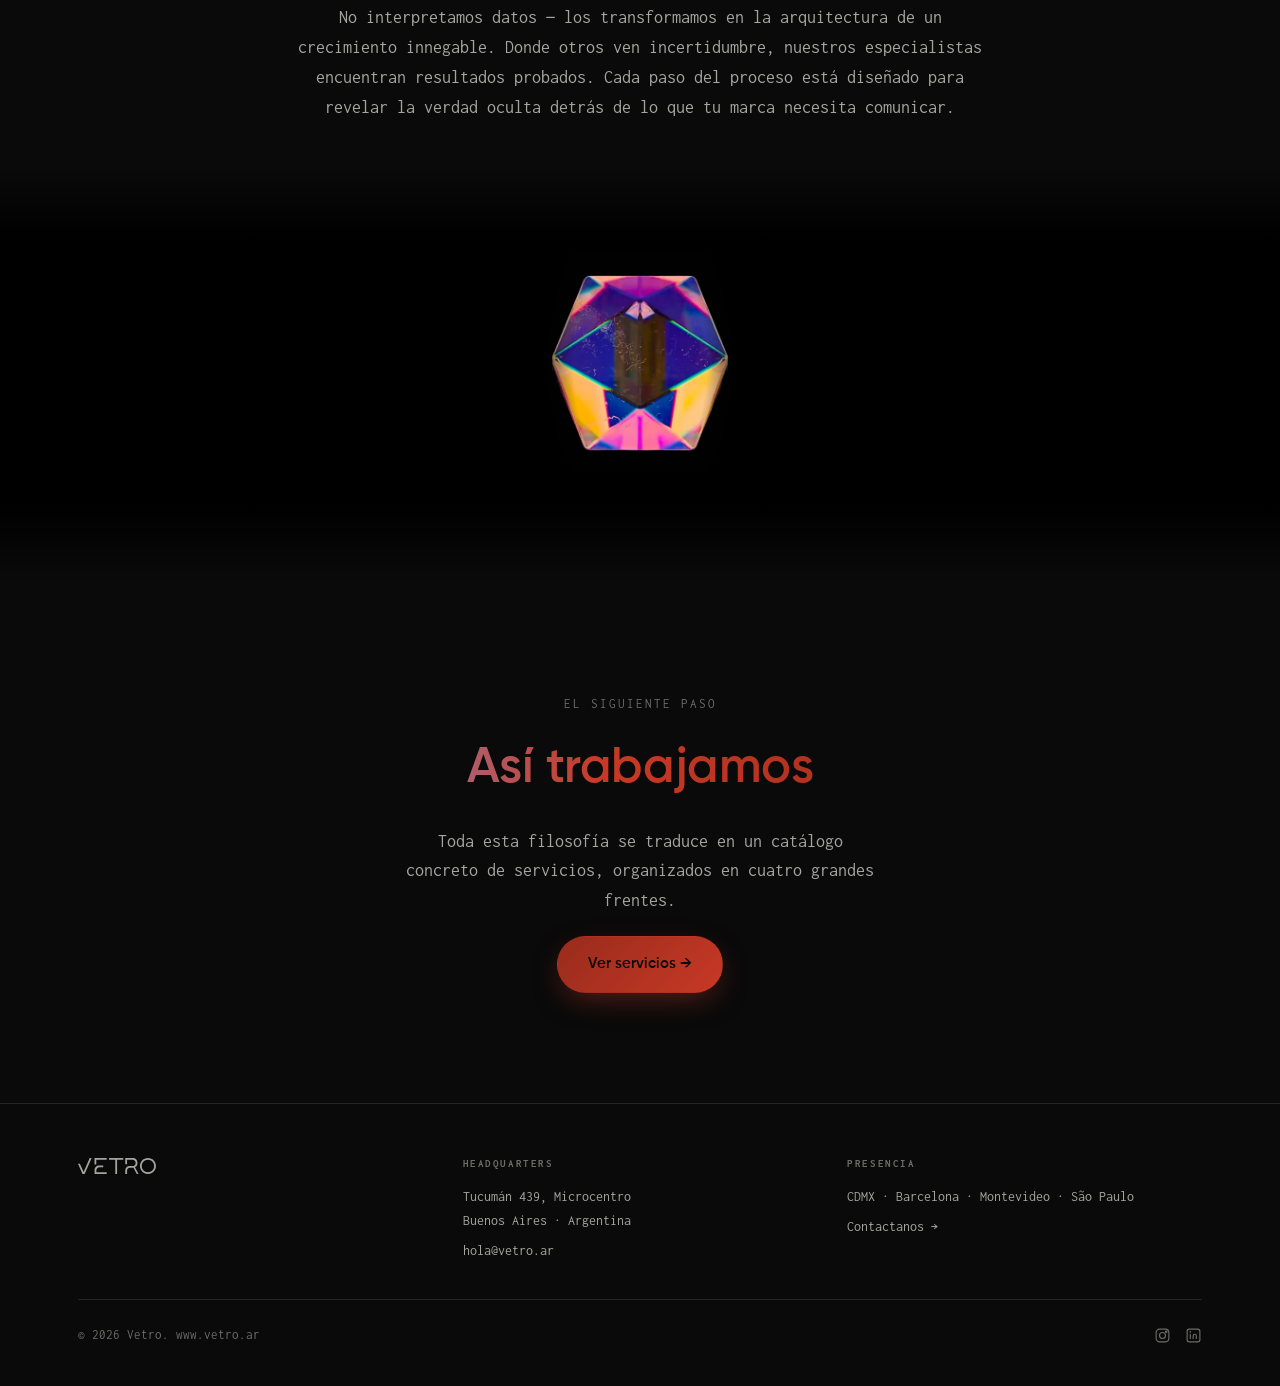
<file: nosotros.html>
<!DOCTYPE html>
<html lang="es">
<head>
<meta charset="UTF-8">
<meta name="viewport" content="width=device-width, initial-scale=1.0">
<title>Estilo Vetro — Quiénes somos | Vetro</title>
<meta name="description" content="Nuestro propósito, misión y filosofía de Diálogo Profundo. La metodología CRISTALLINO™ detrás de cada marca que construimos.">
<link rel="icon" href="assets/img/favicon.svg" type="image/svg+xml">
<link rel="stylesheet" href="css/style.css?v=1790963338">
</head>
<body>

<div class="noise-overlay"></div>

<!-- ===== NAV ===== -->
<div class="marquee-bar" aria-hidden="true">
  <div class="marquee-track" id="marquee-track">
    <span class="marquee-set"><span>BRANDING</span><span class="dot">&middot;</span><span>MARKETING</span><span class="dot">&middot;</span><span>CREATIVIDAD</span><span class="dot">&middot;</span><span>AUTOMATIZACIÓN</span><span class="dot">&middot;</span><span>ESTRATEGIA</span><span class="dot">&middot;</span><span>INNOVACIÓN</span><span class="dot">&middot;</span><span>CRECIMIENTO</span><span class="dot">&middot;</span><span>VETRO</span><span class="dot">&middot;</span></span>
  </div>
</div>
<header class="site-header" id="site-header">
  <div class="container header-inner">
    <a href="index.html" class="logo" aria-label="Vetro — inicio">
      <svg class="logo-word" viewBox="0 0 4012.91 832.67" fill="currentColor" xmlns="http://www.w3.org/2000/svg" aria-hidden="true">
        <polygon points="287.21 726.88 601.42 2.17 701.05 2.17 336.19 831.8 234.33 831.8 0 295.5 94.62 295.5 287.21 726.88"/>
        <polygon points="848.4 334.24 940.62 334.24 940.62 92.21 1476.21 92.21 1476.21 0 848.4 0 848.4 334.24"/>
        <path d="M943.17,640.1c0-90.6,73.44-164.04,164.04-164.04h189.43v-92.21h-207.87c-131.34,0-237.82,106.47-237.82,237.82v208.45h625.25v-92.21h-533.03v-97.8Z"/>
        <polygon points="1597.02 94 1917.86 94 1917.86 831.12 2010.07 831.12 2010.07 94 2330.91 94 2330.91 1.78 1597.02 1.78 1597.02 94"/>
        <path d="M3059.32,270.52v-25.6c-.1,0-.1.63-.1.63v-5.64c.29-131.55-106.29-238.41-237.88-238.41h-389.24v324.84h92.26V93.71h281.41c44.49,0,84.84,18.08,114,47.24,29.21,29.16,47.24,69.46,47.24,114,0,89.03-72.16,161.19-161.19,161.24l-153.14.05c-121.86,0-220.58,98.77-220.58,220.63v195.8h92.26v-172.95c0-83.54,67.77-151.31,151.31-151.31h145.77c11.28,0,22.37-.77,33.21-2.31l174.11,324.89h92.21l-187.8-350.44c75.05-40.01,126.15-119.06,126.15-210.02Z"/>
        <path d="M3601.73,1.88h-1.88c-227.09,0-411.18,184.09-411.18,411.18h0c0,227.09,184.09,411.18,411.18,411.18h1.88c227.09,0,411.18-184.09,411.18-411.18h0c0-227.09-184.09-411.18-411.18-411.18ZM3920.7,413.06c0,176.16-142.8,318.96-318.96,318.96h-1.88c-176.16,0-318.96-142.8-318.96-318.96h0c0-176.16,142.8-318.96,318.96-318.96h1.88c176.16,0,318.96,142.8,318.96,318.96h0Z"/>
      </svg>
    </a>

    <nav class="main-nav" id="main-nav">
      <a href="nosotros.html" class="nav-item active">
        <span class="nav-item-title">ESTILO VETRO</span>
        <span class="nav-item-sub">Quiénes somos</span>
      </a>
      <a href="servicios.html" class="nav-item">
        <span class="nav-item-title">VETRO INSIDE</span>
        <span class="nav-item-sub">Servicios</span>
      </a>
      <a href="casos.html" class="nav-item">
        <span class="nav-item-title">VETROFUSIÓN</span>
        <span class="nav-item-sub">Casos</span>
      </a>
      <a href="forma.html" class="nav-item">
        <span class="nav-item-title">FORMA</span>
        <span class="nav-item-sub">Academia</span>
      </a>
      <div class="nav-social">
        <a href="https://instagram.com/vetro.ar" aria-label="Instagram" target="_blank" rel="noopener">
          <svg viewBox="0 0 24 24" fill="none" stroke="currentColor" stroke-width="1.6"><rect x="3" y="3" width="18" height="18" rx="5"/><circle cx="12" cy="12" r="4.2"/><circle cx="17.3" cy="6.7" r="1"/></svg>
        </a>
        <a href="https://linkedin.com/company/vetro-ar" aria-label="LinkedIn" target="_blank" rel="noopener">
          <svg viewBox="0 0 24 24" fill="none" stroke="currentColor" stroke-width="1.6"><rect x="3" y="3" width="18" height="18" rx="3"/><line x1="7.5" y1="10" x2="7.5" y2="17"/><circle cx="7.5" cy="6.8" r="0.4" fill="currentColor"/><path d="M11.5 17v-4.2c0-1.6 1-2.6 2.4-2.6 1.3 0 2.1.9 2.1 2.6V17"/></svg>
        </a>
      </div>
      <a href="contacto.html" class="nav-cta">Empecemos</a>
    </nav>

    <button class="nav-toggle" id="nav-toggle" aria-label="Abrir menú" aria-expanded="false">
      <span></span><span></span><span></span>
    </button>
  </div>
</header>

<main id="top">

  <!-- ===== PAGE HERO ===== -->
  <section class="page-hero">
    <video class="page-hero-video-bg" autoplay muted loop playsinline poster="assets/img/nosotros-hero-poster.jpg" aria-hidden="true">
      <source src="https://res.cloudinary.com/tjba2dzw/video/upload/f_mp4,vc_h264,q_auto,w_1920,c_limit/nosotros-hero.mp4" type="video/mp4">
    </video>
    <div class="page-hero-video-fade" aria-hidden="true"></div>
    <div class="container page-hero-inner center hero-glass-panel">
      <p class="eyebrow reveal">Estilo Vetro — Quiénes somos</p>
      <h1 class="gradient-text reveal hero-title-lg">Nuestro Propósito</h1>
      <p class="statement reveal">
        "Despertar pensamientos y sentimientos para crear un mañana que supere
        la imaginación de cualquiera."
      </p>
      <p class="lead reveal" style="margin-top:24px">
        Cada pensamiento tiene el potencial de cambiar el futuro. Nuestra visión y
        convicción nos empujan a explorar ese potencial junto a cada marca con la
        que trabajamos.
      </p>
    </div>
  </section>

  <!-- ===== NOS IMPORTA ===== -->
  <section class="section" id="creamos">
    <div class="container split reverse">
      <div class="split-text text-right reveal">
        <h2 class="gradient-text small">Nos importa. Creamos.<br>Nos comprometemos.</h2>
        <p class="lead">
          Miramos siempre hacia adelante. No nos conformamos con lo obvio: cada
          proyecto es una oportunidad de mover algo real, tanto para el cliente
          como para las personas que se van a encontrar con esa marca.
        </p>
      </div>
      <div class="split-visual reveal" aria-hidden="true">
        <div class="creamos-glass-video">
          <video autoplay muted loop playsinline poster="assets/img/creamos-glass-poster.jpg">
            <source src="https://res.cloudinary.com/tjba2dzw/video/upload/f_mp4,vc_h264,q_auto,w_1920,c_limit/creamos-glass.mp4" type="video/mp4">
          </video>
        </div>
      </div>
    </div>
  </section>

  <!-- ===== 3 PILARES ===== -->
  <section class="section section-tint" id="pilares-nosotros">
    <div class="container">
      <p class="eyebrow reveal center">Cómo pensamos</p>
      <h2 class="gradient-text center reveal">Tres formas de sostener una idea</h2>

      <div class="pillars-grid">
        <div class="pillar-card reveal">
          <span class="num">01</span>
          <h3>Cava profundo</h3>
          <p>Dejamos de lado las suposiciones. Con diálogo sincero y auténtico, descubrimos dónde residen los pensamientos que realmente importan.</p>
        </div>
        <div class="pillar-card reveal">
          <span class="num">02</span>
          <h3>Extenderse más allá</h3>
          <p>Impulsamos pensamientos y sentimientos sin los límites de lo convencional, para abrir juntos caminos nuevos.</p>
        </div>
        <div class="pillar-card reveal">
          <span class="num">03</span>
          <h3>Sigue adelante</h3>
          <p>El trabajo nunca termina. Siempre hay otro pensamiento por descubrir — disfrutamos ese ciclo de exploración constante.</p>
        </div>
      </div>

      <div class="pillars-grid" id="mision-valor">
        <div class="glass-card reveal mv-card">
          <div class="mv-card-text">
            <h3 class="mv-title">Misión</h3>
            <p class="lead" style="margin:0">
              Crear marcas que sean apreciadas por clientes y sociedad. Ser tu socio
              para lograrlo, trabajando codo a codo en cada etapa del proceso de
              transformación.
            </p>
          </div>
          <div class="mv-card-video" aria-hidden="true">
            <video autoplay muted loop playsinline poster="assets/img/mision-glass-poster.jpg">
              <source src="https://res.cloudinary.com/tjba2dzw/video/upload/f_mp4,vc_h264,br_1m,w_720,c_limit/mision-glass.mp4" type="video/mp4">
            </video>
          </div>
        </div>
        <div class="glass-card reveal mv-card">
          <div class="mv-card-text">
            <h3 class="mv-title">Valor</h3>
            <p class="lead" style="margin:0">
              Creamos valor real para el cliente a través del diseño de un
              Diálogo Profundo: una forma de escuchar y hablar que conecta marcas,
              empresas y personas en niveles más cercanos y complejos.
            </p>
          </div>
          <div class="mv-card-video" aria-hidden="true">
            <video autoplay muted loop playsinline poster="assets/img/mision-glass-poster.jpg">
              <source src="https://res.cloudinary.com/tjba2dzw/video/upload/f_mp4,vc_h264,br_1m,w_720,c_limit/mision-glass.mp4" type="video/mp4">
            </video>
          </div>
        </div>
      </div>
    </div>
  </section>

  <!-- ===== DIÁLOGO PROFUNDO ===== -->
  <section class="section section-tint" id="dialogo-profundo">
    <div class="container split">
      <div class="split-text reveal">
        <p class="eyebrow">Nuestra filosofía</p>
        <h2 class="gradient-text">¿Qué es el Diálogo Profundo?</h2>
        <p class="lead">
          Es nuestra forma de hacer marketing y experiencia de cliente: en vez de
          comunicar hacia afuera, construimos un diálogo real entre la marca y las
          personas que la sostienen. Desarrollamos las habilidades de escuchar y
          hablar hacia niveles más profundos, cercanos y complejos entre clientes,
          empresas y sociedad — sustituyendo la adivinación por un diagnóstico de
          precisión.
        </p>
      </div>
      <div class="split-visual reveal" aria-hidden="true">
        <img class="crystal-img" src="assets/img/dialogo-profundo-crystal.png" alt="">
      </div>
    </div>
  </section>

  <!-- ===== CRISTALLINO ===== -->
  <section class="section" id="cristallino">
    <div class="container narrow center">
      <p class="eyebrow reveal center">Nuestra metodología</p>
      <h2 class="gradient-text reveal">CRISTALLINO<span class="tm">™</span></h2>
      <p class="lead reveal">
        No interpretamos datos — los transformamos en la arquitectura de un
        crecimiento innegable. Donde otros ven incertidumbre, nuestros especialistas
        encuentran resultados probados. Cada paso del proceso está diseñado para
        revelar la verdad oculta detrás de lo que tu marca necesita comunicar.
      </p>
    </div>
  </section>

  <!-- ===== GALERÍA ===== -->
  <section class="section" id="galeria">
    <div class="container">
      <div class="pillars-grid">
        <div class="split-visual reveal" style="height:220px" aria-hidden="true"><div class="visual-blob" style="width:200px;height:200px"></div></div>
        <div class="split-visual reveal" style="height:220px" aria-hidden="true">
          <div class="cristallino-gem-video">
            <video autoplay muted loop playsinline poster="assets/img/cristallino-gem-poster.jpg">
              <source src="https://res.cloudinary.com/tjba2dzw/video/upload/f_mp4,vc_h264,q_auto,w_1920,c_limit/cristallino-gem.mp4" type="video/mp4">
            </video>
          </div>
        </div>
        <div class="split-visual reveal" style="height:220px" aria-hidden="true"><div class="visual-blob" style="width:200px;height:200px;animation-delay:2s"></div></div>
      </div>
    </div>
  </section>

  <!-- ===== CTA A SERVICIOS ===== -->
  <section class="section" id="asi-trabajamos" style="text-align:center">
    <div class="container narrow center">
      <p class="eyebrow reveal center">El siguiente paso</p>
      <h2 class="gradient-text reveal">Así trabajamos</h2>
      <p class="lead reveal" style="max-width:52ch;margin:0 auto 10px">
        Toda esta filosofía se traduce en un catálogo concreto de servicios,
        organizados en cuatro grandes frentes.
      </p>
      <div class="reveal" style="margin-top:20px">
        <a href="servicios.html" class="btn btn-primary">Ver servicios →</a>
      </div>
    </div>
  </section>

</main>

<!-- ===== FOOTER ===== -->
<footer class="site-footer">
  <div class="container">
    <div class="footer-grid">
      <div class="footer-col">
        <a href="index.html" class="logo logo-sm">
          <svg class="logo-word" viewBox="0 0 4012.91 832.67" fill="currentColor" xmlns="http://www.w3.org/2000/svg" aria-hidden="true">
            <polygon points="287.21 726.88 601.42 2.17 701.05 2.17 336.19 831.8 234.33 831.8 0 295.5 94.62 295.5 287.21 726.88"/>
            <polygon points="848.4 334.24 940.62 334.24 940.62 92.21 1476.21 92.21 1476.21 0 848.4 0 848.4 334.24"/>
            <path d="M943.17,640.1c0-90.6,73.44-164.04,164.04-164.04h189.43v-92.21h-207.87c-131.34,0-237.82,106.47-237.82,237.82v208.45h625.25v-92.21h-533.03v-97.8Z"/>
            <polygon points="1597.02 94 1917.86 94 1917.86 831.12 2010.07 831.12 2010.07 94 2330.91 94 2330.91 1.78 1597.02 1.78 1597.02 94"/>
            <path d="M3059.32,270.52v-25.6c-.1,0-.1.63-.1.63v-5.64c.29-131.55-106.29-238.41-237.88-238.41h-389.24v324.84h92.26V93.71h281.41c44.49,0,84.84,18.08,114,47.24,29.21,29.16,47.24,69.46,47.24,114,0,89.03-72.16,161.19-161.19,161.24l-153.14.05c-121.86,0-220.58,98.77-220.58,220.63v195.8h92.26v-172.95c0-83.54,67.77-151.31,151.31-151.31h145.77c11.28,0,22.37-.77,33.21-2.31l174.11,324.89h92.21l-187.8-350.44c75.05-40.01,126.15-119.06,126.15-210.02Z"/>
            <path d="M3601.73,1.88h-1.88c-227.09,0-411.18,184.09-411.18,411.18h0c0,227.09,184.09,411.18,411.18,411.18h1.88c227.09,0,411.18-184.09,411.18-411.18h0c0-227.09-184.09-411.18-411.18-411.18ZM3920.7,413.06c0,176.16-142.8,318.96-318.96,318.96h-1.88c-176.16,0-318.96-142.8-318.96-318.96h0c0-176.16,142.8-318.96,318.96-318.96h1.88c176.16,0,318.96,142.8,318.96,318.96h0Z"/>
          </svg>
        </a>
      </div>
      <div class="footer-col">
        <h5>Headquarters</h5>
        <p>Tucumán 439, Microcentro<br>Buenos Aires · Argentina</p>
        <p><a href="mailto:hola@vetro.ar">hola@vetro.ar</a></p>
      </div>
      <div class="footer-col">
        <h5>Presencia</h5>
        <p>CDMX · Barcelona · Montevideo · São Paulo</p>
        <p><a href="contacto.html">Contactanos →</a></p>
      </div>
    </div>
    <div class="footer-bottom">
      <p class="footer-copy">© 2026 Vetro. www.vetro.ar</p>
      <div class="footer-social">
        <a href="https://instagram.com/vetro.ar" aria-label="Instagram" target="_blank" rel="noopener">
          <svg viewBox="0 0 24 24" fill="none" stroke="currentColor" stroke-width="1.6"><rect x="3" y="3" width="18" height="18" rx="5"/><circle cx="12" cy="12" r="4.2"/><circle cx="17.3" cy="6.7" r="1"/></svg>
        </a>
        <a href="https://linkedin.com/company/vetro-ar" aria-label="LinkedIn" target="_blank" rel="noopener">
          <svg viewBox="0 0 24 24" fill="none" stroke="currentColor" stroke-width="1.6"><rect x="3" y="3" width="18" height="18" rx="3"/><line x1="7.5" y1="10" x2="7.5" y2="17"/><circle cx="7.5" cy="6.8" r="0.4" fill="currentColor"/><path d="M11.5 17v-4.2c0-1.6 1-2.6 2.4-2.6 1.3 0 2.1.9 2.1 2.6V17"/></svg>
        </a>
      </div>
    </div>
  </div>
</footer>

<a href="https://wa.me/5491178535180" target="_blank" rel="noopener" class="whatsapp-float" aria-label="Chatear por WhatsApp">
  <img src="assets/img/whatsapp-swirl.png" alt="">
</a>

<script src="js/script.js?v=1790963338"></script>
</body>
</html>
</file>
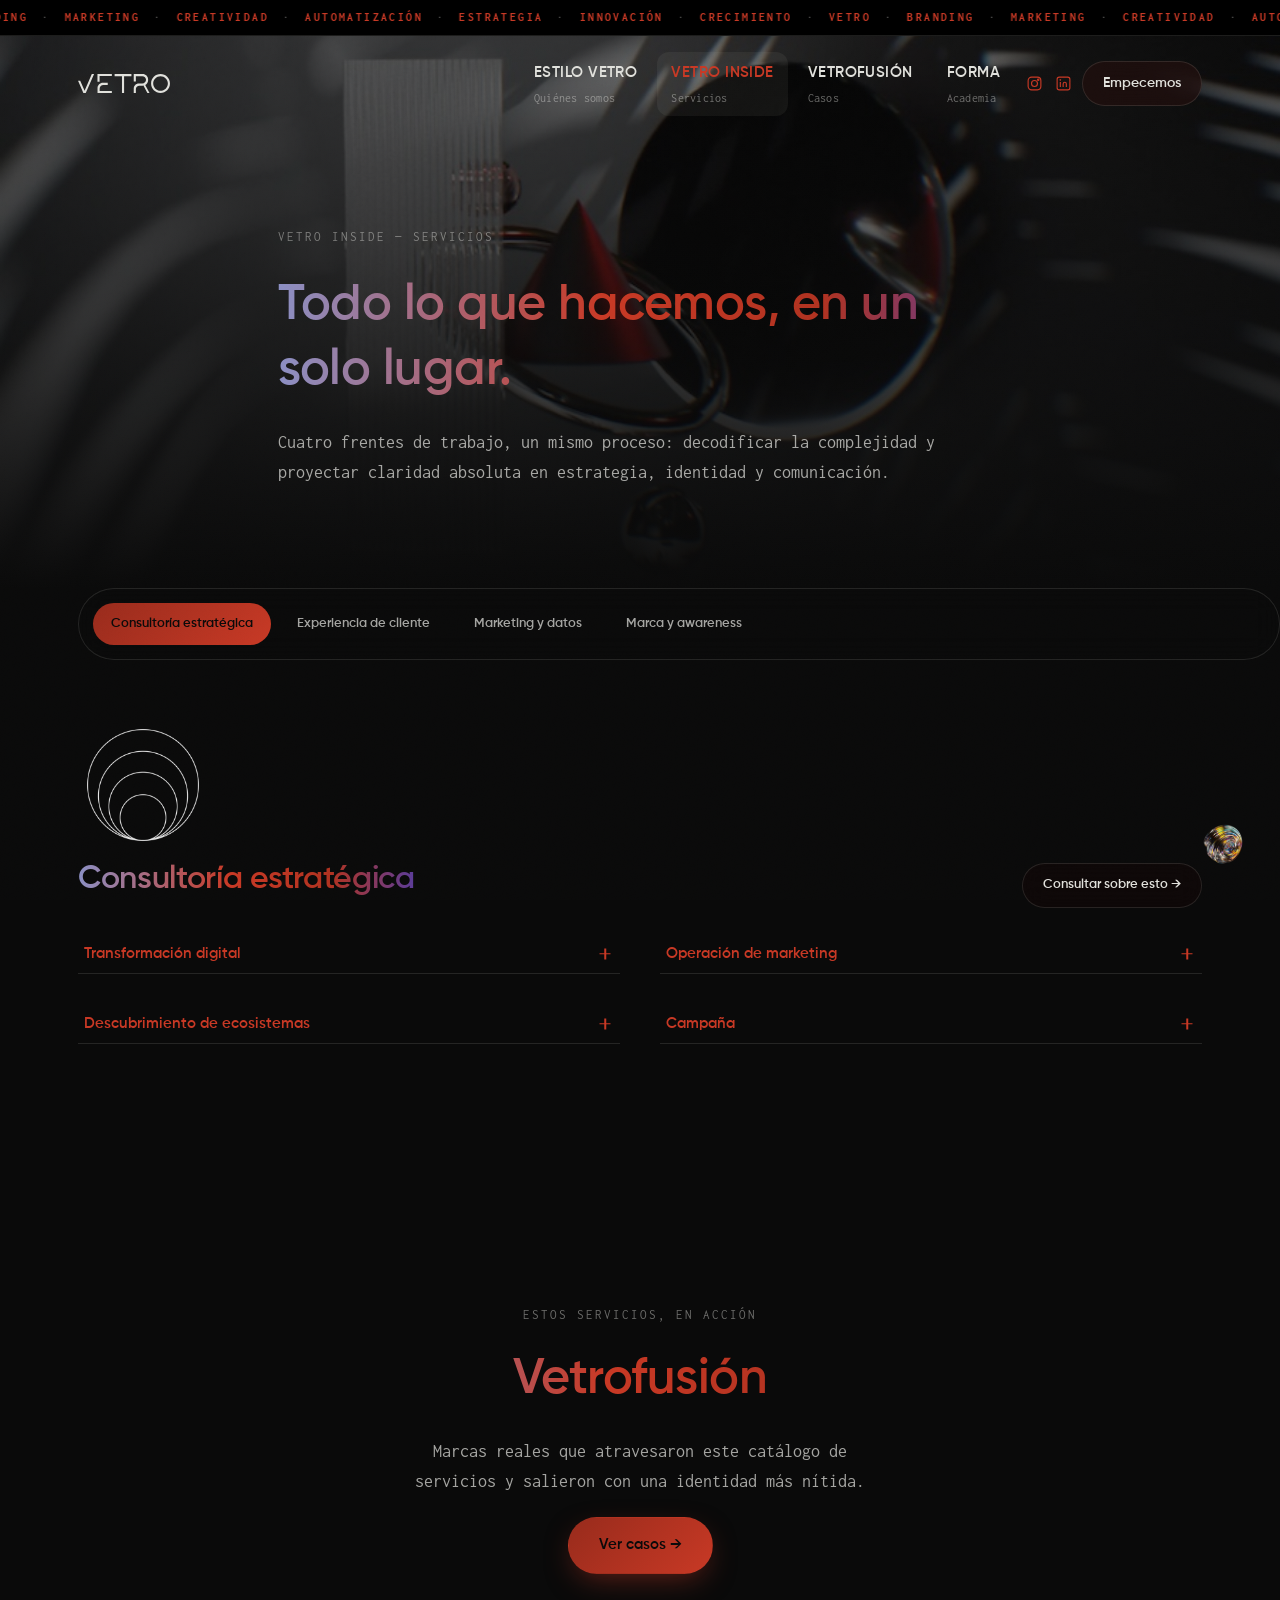
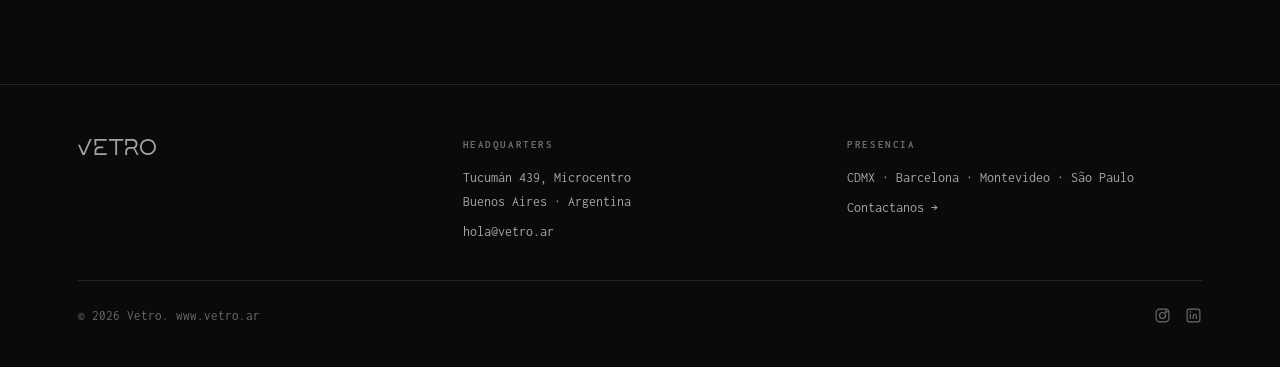
<file: servicios.html>
<!DOCTYPE html>
<html lang="es">
<head>
<meta charset="UTF-8">
<meta name="viewport" content="width=device-width, initial-scale=1.0">
<title>Vetro Inside — Servicios | Vetro</title>
<meta name="description" content="Consultoría estratégica, innovación en experiencia de cliente, marketing y datos, y estrategia y creación de marcas.">
<link rel="icon" href="assets/img/favicon.svg" type="image/svg+xml">
<link rel="stylesheet" href="css/style.css?v=1790963338">
</head>
<body>

<div class="noise-overlay"></div>

<!-- ===== NAV ===== -->
<div class="marquee-bar" aria-hidden="true">
  <div class="marquee-track" id="marquee-track">
    <span class="marquee-set"><span>BRANDING</span><span class="dot">&middot;</span><span>MARKETING</span><span class="dot">&middot;</span><span>CREATIVIDAD</span><span class="dot">&middot;</span><span>AUTOMATIZACIÓN</span><span class="dot">&middot;</span><span>ESTRATEGIA</span><span class="dot">&middot;</span><span>INNOVACIÓN</span><span class="dot">&middot;</span><span>CRECIMIENTO</span><span class="dot">&middot;</span><span>VETRO</span><span class="dot">&middot;</span></span>
  </div>
</div>
<header class="site-header" id="site-header">
  <div class="container header-inner">
    <a href="index.html" class="logo" aria-label="Vetro — inicio">
      <svg class="logo-word" viewBox="0 0 4012.91 832.67" fill="currentColor" xmlns="http://www.w3.org/2000/svg" aria-hidden="true">
        <polygon points="287.21 726.88 601.42 2.17 701.05 2.17 336.19 831.8 234.33 831.8 0 295.5 94.62 295.5 287.21 726.88"/>
        <polygon points="848.4 334.24 940.62 334.24 940.62 92.21 1476.21 92.21 1476.21 0 848.4 0 848.4 334.24"/>
        <path d="M943.17,640.1c0-90.6,73.44-164.04,164.04-164.04h189.43v-92.21h-207.87c-131.34,0-237.82,106.47-237.82,237.82v208.45h625.25v-92.21h-533.03v-97.8Z"/>
        <polygon points="1597.02 94 1917.86 94 1917.86 831.12 2010.07 831.12 2010.07 94 2330.91 94 2330.91 1.78 1597.02 1.78 1597.02 94"/>
        <path d="M3059.32,270.52v-25.6c-.1,0-.1.63-.1.63v-5.64c.29-131.55-106.29-238.41-237.88-238.41h-389.24v324.84h92.26V93.71h281.41c44.49,0,84.84,18.08,114,47.24,29.21,29.16,47.24,69.46,47.24,114,0,89.03-72.16,161.19-161.19,161.24l-153.14.05c-121.86,0-220.58,98.77-220.58,220.63v195.8h92.26v-172.95c0-83.54,67.77-151.31,151.31-151.31h145.77c11.28,0,22.37-.77,33.21-2.31l174.11,324.89h92.21l-187.8-350.44c75.05-40.01,126.15-119.06,126.15-210.02Z"/>
        <path d="M3601.73,1.88h-1.88c-227.09,0-411.18,184.09-411.18,411.18h0c0,227.09,184.09,411.18,411.18,411.18h1.88c227.09,0,411.18-184.09,411.18-411.18h0c0-227.09-184.09-411.18-411.18-411.18ZM3920.7,413.06c0,176.16-142.8,318.96-318.96,318.96h-1.88c-176.16,0-318.96-142.8-318.96-318.96h0c0-176.16,142.8-318.96,318.96-318.96h1.88c176.16,0,318.96,142.8,318.96,318.96h0Z"/>
      </svg>
    </a>

    <nav class="main-nav" id="main-nav">
      <a href="nosotros.html" class="nav-item">
        <span class="nav-item-title">ESTILO VETRO</span>
        <span class="nav-item-sub">Quiénes somos</span>
      </a>
      <a href="servicios.html" class="nav-item active">
        <span class="nav-item-title">VETRO INSIDE</span>
        <span class="nav-item-sub">Servicios</span>
      </a>
      <a href="casos.html" class="nav-item">
        <span class="nav-item-title">VETROFUSIÓN</span>
        <span class="nav-item-sub">Casos</span>
      </a>
      <a href="forma.html" class="nav-item">
        <span class="nav-item-title">FORMA</span>
        <span class="nav-item-sub">Academia</span>
      </a>
      <div class="nav-social">
        <a href="https://instagram.com/vetro.ar" aria-label="Instagram" target="_blank" rel="noopener">
          <svg viewBox="0 0 24 24" fill="none" stroke="currentColor" stroke-width="1.6"><rect x="3" y="3" width="18" height="18" rx="5"/><circle cx="12" cy="12" r="4.2"/><circle cx="17.3" cy="6.7" r="1"/></svg>
        </a>
        <a href="https://linkedin.com/company/vetro-ar" aria-label="LinkedIn" target="_blank" rel="noopener">
          <svg viewBox="0 0 24 24" fill="none" stroke="currentColor" stroke-width="1.6"><rect x="3" y="3" width="18" height="18" rx="3"/><line x1="7.5" y1="10" x2="7.5" y2="17"/><circle cx="7.5" cy="6.8" r="0.4" fill="currentColor"/><path d="M11.5 17v-4.2c0-1.6 1-2.6 2.4-2.6 1.3 0 2.1.9 2.1 2.6V17"/></svg>
        </a>
      </div>
      <a href="contacto.html" class="nav-cta">Empecemos</a>
    </nav>

    <button class="nav-toggle" id="nav-toggle" aria-label="Abrir menú" aria-expanded="false">
      <span></span><span></span><span></span>
    </button>
  </div>
</header>

<main id="top">

  <!-- ===== PAGE HERO ===== -->
  <section class="page-hero">
    <video class="page-hero-video-bg" autoplay muted loop playsinline poster="assets/img/servicios-hero-poster.jpg" aria-hidden="true">
      <source src="https://res.cloudinary.com/tjba2dzw/video/upload/f_mp4,vc_h264,q_auto,w_1920,c_limit/servicios-hero.mp4" type="video/mp4">
    </video>
    <div class="page-hero-video-fade" aria-hidden="true"></div>
    <div class="container page-hero-inner">
      <p class="eyebrow reveal">Vetro Inside — Servicios</p>
      <h1 class="gradient-text reveal">Todo lo que hacemos, en un solo lugar.</h1>
      <p class="lead reveal" style="margin-top:20px">
        Cuatro frentes de trabajo, un mismo proceso: decodificar la complejidad y
        proyectar claridad absoluta en estrategia, identidad y comunicación.
      </p>
    </div>
  </section>

  <div class="services-wrap">
  <nav class="category-nav reveal" aria-label="Categorías de servicios">
    <a href="#estrategia">Consultoría estratégica</a>
    <a href="#experiencia">Experiencia de cliente</a>
    <a href="#marketing">Marketing y datos</a>
    <a href="#marca">Marca y awareness</a>
  </nav>

  <!-- ===== 1. CONSULTORÍA ESTRATÉGICA ===== -->
  <section class="section service-category" id="estrategia">
    <div class="container">
      <div class="service-category-head reveal">
        <div>
          <img class="icon-wire" src="assets/img/icons/icon-concentric.png" alt="" aria-hidden="true">
          <h2 class="gradient-text small">Consultoría estratégica</h2>
        </div>
        <a href="contacto.html?asunto=Consultor%C3%ADa%20estrat%C3%A9gica" class="btn btn-ghost btn-sm">Consultar sobre esto →</a>
      </div>

      <div class="subservice-grid">
        <div class="subservice-block reveal">
          <button class="subservice-toggle" aria-expanded="false">
            <span>Transformación digital</span>
            <span class="subservice-caret" aria-hidden="true"></span>
          </button>
          <div class="subservice-panel">
            <ul>
            <li>Auditoría técnica</li>
            <li>Investigación de la industria</li>
            <li>Modelo de negocio digital</li>
            <li>Estrategia de transformación digital</li>
            <li>Estrategia omnicanal</li>
            <li>Estrategia de captación de clientes</li>
          </ul>
          </div>
        </div>
        <div class="subservice-block reveal">
          <button class="subservice-toggle" aria-expanded="false">
            <span>Operación de marketing</span>
            <span class="subservice-caret" aria-hidden="true"></span>
          </button>
          <div class="subservice-panel">
            <ul>
            <li>Auditoría</li>
            <li>Análisis de la competencia</li>
            <li>Estrategia de comercialización</li>
          </ul>
          </div>
        </div>
        <div class="subservice-block reveal">
          <button class="subservice-toggle" aria-expanded="false">
            <span>Descubrimiento de ecosistemas</span>
            <span class="subservice-caret" aria-hidden="true"></span>
          </button>
          <div class="subservice-panel">
            <ul>
            <li>Expedición de aprendizaje</li>
            <li>Mapeo tecnológico</li>
          </ul>
          </div>
        </div>
        <div class="subservice-block reveal">
          <button class="subservice-toggle" aria-expanded="false">
            <span>Campaña</span>
            <span class="subservice-caret" aria-hidden="true"></span>
          </button>
          <div class="subservice-panel">
            <ul>
            <li>Auditoría</li>
            <li>Investigación de mercado</li>
            <li>Estrategia de activación de marca</li>
          </ul>
          </div>
        </div>
      </div>
    </div>
  </section>

  <!-- ===== 2. EXPERIENCIA DE CLIENTE ===== -->
  <section class="section section-tint service-category" id="experiencia">
    <div class="container">
      <div class="service-category-head reveal">
        <div>
          <img class="icon-wire" src="assets/img/icons/icon-signal.png" alt="" aria-hidden="true">
          <h2 class="gradient-text small">Innovación en la experiencia del cliente</h2>
        </div>
        <a href="contacto.html?asunto=Experiencia%20de%20cliente" class="btn btn-ghost btn-sm">Consultar sobre esto →</a>
      </div>

      <div class="subservice-grid">
        <div class="subservice-block reveal">
          <button class="subservice-toggle" aria-expanded="false">
            <span>Soluciones digitales</span>
            <span class="subservice-caret" aria-hidden="true"></span>
          </button>
          <div class="subservice-panel">
            <ul>
            <li>Localización</li>
            <li>Sitio y sistema de reservas</li>
            <li>Experiencias de marca interactivas</li>
            <li>Aplicación de gestión de clientes</li>
          </ul>
          </div>
        </div>
        <div class="subservice-block reveal">
          <button class="subservice-toggle" aria-expanded="false">
            <span>Web Engineering &amp; DevOps</span>
            <span class="subservice-caret" aria-hidden="true"></span>
          </button>
          <div class="subservice-panel">
            <ul>
            <li>Arquitectura de sitios web</li>
            <li>Desarrollo de web apps</li>
            <li>Páginas y landing pages</li>
            <li>CI/CD, deploy e infraestructura</li>
          </ul>
          </div>
        </div>
        <div class="subservice-block reveal">
          <button class="subservice-toggle" aria-expanded="false">
            <span>Localización inteligente</span>
            <span class="subservice-caret" aria-hidden="true"></span>
          </button>
          <div class="subservice-panel">
            <ul>
            <li>Soporte de auditoría y UAT</li>
            <li>Solución de pago</li>
          </ul>
          </div>
        </div>
        <div class="subservice-block reveal">
          <button class="subservice-toggle" aria-expanded="false">
            <span>CRM</span>
            <span class="subservice-caret" aria-hidden="true"></span>
          </button>
          <div class="subservice-panel">
            <ul>
            <li>Captura de datos</li>
            <li>Segmentación y mensajes dirigidos</li>
          </ul>
          </div>
        </div>
        <div class="subservice-block reveal">
          <button class="subservice-toggle" aria-expanded="false">
            <span>AI</span>
            <span class="subservice-caret" aria-hidden="true"></span>
          </button>
          <div class="subservice-panel">
            <ul>
            <li>Solución personalizada</li>
            <li>Chatbot</li>
            <li>Transformación de la IA</li>
          </ul>
          </div>
        </div>
      </div>
    </div>
  </section>

  <!-- ===== 3. MARKETING Y DATOS ===== -->
  <section class="section service-category" id="marketing">
    <div class="container">
      <div class="service-category-head reveal">
        <div>
          <img class="icon-wire" src="assets/img/icons/icon-radar.png" alt="" aria-hidden="true">
          <h2 class="gradient-text small">Marketing y datos</h2>
        </div>
        <a href="contacto.html?asunto=Marketing%20y%20datos" class="btn btn-ghost btn-sm">Consultar sobre esto →</a>
      </div>

      <div class="subservice-grid">
        <div class="subservice-block reveal">
          <button class="subservice-toggle" aria-expanded="false">
            <span>Gestión publicitaria</span>
            <span class="subservice-caret" aria-hidden="true"></span>
          </button>
          <div class="subservice-panel">
            <ul>
            <li>Marketing de resultados</li>
            <li>Anuncios</li>
            <li>Estratega de campaña optimizada con IA</li>
          </ul>
          </div>
        </div>
        <div class="subservice-block reveal">
          <button class="subservice-toggle" aria-expanded="false">
            <span>Gestión de campaña optimizada con IA</span>
            <span class="subservice-caret" aria-hidden="true"></span>
          </button>
          <div class="subservice-panel">
            <ul>
            <li>Facebook / Instagram</li>
            <li>Kakao / Line / WeChat / Telegram</li>
          </ul>
          </div>
        </div>
        <div class="subservice-block reveal">
          <button class="subservice-toggle" aria-expanded="false">
            <span>Activación de campaña</span>
            <span class="subservice-caret" aria-hidden="true"></span>
          </button>
          <div class="subservice-panel">
            <ul>
            <li>Creación de contenido</li>
            <li>Evento online y presencial</li>
            <li>Marketing de KOL / Influencers</li>
            <li>Relaciones Públicas Digitales</li>
          </ul>
          </div>
        </div>
        <div class="subservice-block reveal">
          <button class="subservice-toggle" aria-expanded="false">
            <span>Inteligencia de datos</span>
            <span class="subservice-caret" aria-hidden="true"></span>
          </button>
          <div class="subservice-panel">
            <ul>
            <li>Análisis de datos</li>
            <li>Informes</li>
            <li>Paneles de control</li>
          </ul>
          </div>
        </div>
      </div>
    </div>
  </section>

  <!-- ===== 4. MARCA ===== -->
  <section class="section section-tint service-category" id="marca">
    <div class="container">
      <div class="service-category-head reveal">
        <div>
          <img class="icon-wire" src="assets/img/icons/icon-crystal.png" alt="" aria-hidden="true">
          <h2 class="gradient-text small">Estrategia y creación de marcas</h2>
        </div>
        <a href="contacto.html?asunto=Estrategia%20y%20creaci%C3%B3n%20de%20marcas" class="btn btn-ghost btn-sm">Consultar sobre esto →</a>
      </div>

      <div class="subservice-grid">
        <div class="subservice-block reveal">
          <button class="subservice-toggle" aria-expanded="false">
            <span>Diseño</span>
            <span class="subservice-caret" aria-hidden="true"></span>
          </button>
          <div class="subservice-panel">
            <ul>
            <li>Auditoría visual</li>
            <li>Diseño de marca</li>
            <li>Naming</li>
            <li>Sistema visual</li>
            <li>Formación de marca</li>
            <li>Video de marca</li>
          </ul>
          </div>
        </div>
        <div class="subservice-block reveal">
          <button class="subservice-toggle" aria-expanded="false">
            <span>Entornos</span>
            <span class="subservice-caret" aria-hidden="true"></span>
          </button>
          <div class="subservice-panel">
            <ul>
            <li>Campañas de marca</li>
            <li>Material de comunicación</li>
            <li>Ropa de trabajo corporativa</li>
            <li>Implementación del diseño</li>
            <li>Guía de estilo medioambiental</li>
          </ul>
          </div>
        </div>
        <div class="subservice-block reveal">
          <button class="subservice-toggle" aria-expanded="false">
            <span>Pautas</span>
            <span class="subservice-caret" aria-hidden="true"></span>
          </button>
          <div class="subservice-panel">
            <ul>
            <li>Estilo de ilustración</li>
            <li>Diseño de envases</li>
            <li>Marca sonora</li>
            <li>Rotulación de vehículos</li>
            <li>Identidad verbal</li>
          </ul>
          </div>
        </div>
        <div class="subservice-block reveal">
          <button class="subservice-toggle" aria-expanded="false">
            <span>Estrategia de marca</span>
            <span class="subservice-caret" aria-hidden="true"></span>
          </button>
          <div class="subservice-panel">
            <ul>
            <li>Evaluación y auditoría</li>
            <li>Arquitectura de marca</li>
          </ul>
          </div>
        </div>
        <div class="subservice-block reveal">
          <button class="subservice-toggle" aria-expanded="false">
            <span>Diseño de servicios</span>
            <span class="subservice-caret" aria-hidden="true"></span>
          </button>
          <div class="subservice-panel">
            <ul>
            <li>Mapeo de recorrido del cliente</li>
            <li>Compromiso de empleados y clientes</li>
            <li>Definición de problemas y oportunidades</li>
            <li>Ideación de productos y servicios</li>
          </ul>
          </div>
        </div>
      </div>
    </div>
  </section>
  </div>

  <!-- ===== CASOS TEASER ===== -->
  <section class="section" id="casos-teaser" style="text-align:center">
    <div class="container narrow center">
      <p class="eyebrow reveal center">Estos servicios, en acción</p>
      <h2 class="gradient-text reveal">Vetrofusión</h2>
      <p class="lead reveal" style="max-width:52ch;margin:0 auto 10px">
        Marcas reales que atravesaron este catálogo de servicios y salieron con
        una identidad más nítida.
      </p>
      <div class="reveal" style="margin-top:20px">
        <a href="casos.html" class="btn btn-primary">Ver casos →</a>
      </div>
    </div>
  </section>

</main>

<!-- ===== FOOTER ===== -->
<footer class="site-footer">
  <div class="container">
    <div class="footer-grid">
      <div class="footer-col">
        <a href="index.html" class="logo logo-sm">
          <svg class="logo-word" viewBox="0 0 4012.91 832.67" fill="currentColor" xmlns="http://www.w3.org/2000/svg" aria-hidden="true">
            <polygon points="287.21 726.88 601.42 2.17 701.05 2.17 336.19 831.8 234.33 831.8 0 295.5 94.62 295.5 287.21 726.88"/>
            <polygon points="848.4 334.24 940.62 334.24 940.62 92.21 1476.21 92.21 1476.21 0 848.4 0 848.4 334.24"/>
            <path d="M943.17,640.1c0-90.6,73.44-164.04,164.04-164.04h189.43v-92.21h-207.87c-131.34,0-237.82,106.47-237.82,237.82v208.45h625.25v-92.21h-533.03v-97.8Z"/>
            <polygon points="1597.02 94 1917.86 94 1917.86 831.12 2010.07 831.12 2010.07 94 2330.91 94 2330.91 1.78 1597.02 1.78 1597.02 94"/>
            <path d="M3059.32,270.52v-25.6c-.1,0-.1.63-.1.63v-5.64c.29-131.55-106.29-238.41-237.88-238.41h-389.24v324.84h92.26V93.71h281.41c44.49,0,84.84,18.08,114,47.24,29.21,29.16,47.24,69.46,47.24,114,0,89.03-72.16,161.19-161.19,161.24l-153.14.05c-121.86,0-220.58,98.77-220.58,220.63v195.8h92.26v-172.95c0-83.54,67.77-151.31,151.31-151.31h145.77c11.28,0,22.37-.77,33.21-2.31l174.11,324.89h92.21l-187.8-350.44c75.05-40.01,126.15-119.06,126.15-210.02Z"/>
            <path d="M3601.73,1.88h-1.88c-227.09,0-411.18,184.09-411.18,411.18h0c0,227.09,184.09,411.18,411.18,411.18h1.88c227.09,0,411.18-184.09,411.18-411.18h0c0-227.09-184.09-411.18-411.18-411.18ZM3920.7,413.06c0,176.16-142.8,318.96-318.96,318.96h-1.88c-176.16,0-318.96-142.8-318.96-318.96h0c0-176.16,142.8-318.96,318.96-318.96h1.88c176.16,0,318.96,142.8,318.96,318.96h0Z"/>
          </svg>
        </a>
      </div>
      <div class="footer-col">
        <h5>Headquarters</h5>
        <p>Tucumán 439, Microcentro<br>Buenos Aires · Argentina</p>
        <p><a href="mailto:hola@vetro.ar">hola@vetro.ar</a></p>
      </div>
      <div class="footer-col">
        <h5>Presencia</h5>
        <p>CDMX · Barcelona · Montevideo · São Paulo</p>
        <p><a href="contacto.html">Contactanos →</a></p>
      </div>
    </div>
    <div class="footer-bottom">
      <p class="footer-copy">© 2026 Vetro. www.vetro.ar</p>
      <div class="footer-social">
        <a href="https://instagram.com/vetro.ar" aria-label="Instagram" target="_blank" rel="noopener">
          <svg viewBox="0 0 24 24" fill="none" stroke="currentColor" stroke-width="1.6"><rect x="3" y="3" width="18" height="18" rx="5"/><circle cx="12" cy="12" r="4.2"/><circle cx="17.3" cy="6.7" r="1"/></svg>
        </a>
        <a href="https://linkedin.com/company/vetro-ar" aria-label="LinkedIn" target="_blank" rel="noopener">
          <svg viewBox="0 0 24 24" fill="none" stroke="currentColor" stroke-width="1.6"><rect x="3" y="3" width="18" height="18" rx="3"/><line x1="7.5" y1="10" x2="7.5" y2="17"/><circle cx="7.5" cy="6.8" r="0.4" fill="currentColor"/><path d="M11.5 17v-4.2c0-1.6 1-2.6 2.4-2.6 1.3 0 2.1.9 2.1 2.6V17"/></svg>
        </a>
      </div>
    </div>
  </div>
</footer>

<a href="https://wa.me/5491178535180" target="_blank" rel="noopener" class="whatsapp-float" aria-label="Chatear por WhatsApp">
  <img src="assets/img/whatsapp-swirl.png" alt="">
</a>

<script src="js/script.js?v=1790963338"></script>
</body>
</html>
</file>
<file: css/style.css>
/* ===========================================================
   VETRO — Ideas que toman forma
   Identidad oficial (brochure Borchure1.0): paleta rojo-violeta,
   glassmorphism, formas cristalinas, Gilroy + Inconsolata.
   =========================================================== */

@font-face {
  font-family: "Gilroy";
  src: url("../assets/fonts/Gilroy-Regular.ttf") format("truetype");
  font-weight: 400;
  font-display: swap;
}
@font-face {
  font-family: "Gilroy";
  src: url("../assets/fonts/Gilroy-Medium.ttf") format("truetype");
  font-weight: 500;
  font-display: swap;
}
@font-face {
  font-family: "Gilroy";
  src: url("../assets/fonts/Gilroy-SemiBold.ttf") format("truetype");
  font-weight: 600;
  font-display: swap;
}
@font-face {
  font-family: "Inconsolata";
  src: url("../assets/fonts/Inconsolata-Variable.ttf") format("truetype-variations");
  font-weight: 200 900;
  font-display: swap;
}

:root {
  --bg: #0a0a0a;
  --bg-alt: #120808;
  --ink: #e1e1dc;
  --ink-dim: rgba(225, 225, 220, 0.72);
  --ink-faint: rgba(225, 225, 220, 0.46);
  --line: rgba(225, 225, 220, 0.12);

  --accent-dark: #982b1c;
  --accent-mid: #b03220;
  --accent-bright: #c83925;

  --violet-deep: #2c1858;
  --violet-mid: #5a3c99;
  --violet-light: #8b8fc4;

  --gradient: linear-gradient(135deg, var(--accent-dark), var(--accent-bright));
  --gradient-text: linear-gradient(90deg, var(--violet-light) 0%, var(--accent-bright) 45%, var(--accent-mid) 75%, var(--violet-mid) 100%);
  --gradient-iridescent: linear-gradient(135deg, var(--accent-bright), var(--violet-mid) 60%, var(--violet-deep));

  --glass-bg: rgba(20, 8, 8, 0.45);
  --glass-bg-strong: rgba(35, 14, 12, 0.6);
  --glass-border: rgba(225, 225, 220, 0.12);

  --font-heading: "Gilroy", sans-serif;
  --font-body: "Inconsolata", "SFMono-Regular", Menlo, monospace;

  --container-w: 1180px;
  --radius: 24px;
  --radius-sm: 14px;
  --marquee-h: 36px;
}

* { box-sizing: border-box; }
html { scroll-behavior: smooth; overflow-x: hidden; }
[id] { scroll-margin-top: calc(110px + var(--marquee-h)); }
.service-category[id] { scroll-margin-top: calc(150px + var(--marquee-h)); }

/* ---------- marquee bar ---------- */
.marquee-bar {
  position: fixed;
  top: 0; left: 0; right: 0;
  height: var(--marquee-h);
  z-index: 110;
  overflow: hidden;
  background: #000;
  border-bottom: 1px solid var(--line);
  display: flex;
  align-items: center;
}
.marquee-track {
  display: inline-flex;
  width: max-content;
  flex-shrink: 0;
  will-change: transform;
  backface-visibility: hidden;
}
.marquee-set {
  display: inline-flex;
  align-items: center;
  flex: 0 0 auto;
}
.marquee-set span {
  font-family: var(--font-body);
  font-size: 12px;
  font-weight: 700;
  letter-spacing: 0.2em;
  text-transform: uppercase;
  color: var(--accent-bright);
  white-space: nowrap;
  padding: 0 10px;
}
.marquee-set .dot {
  color: var(--ink-faint);
  padding: 0 4px;
  font-weight: 400;
}
body {
  margin: 0;
  background: var(--bg);
  color: var(--ink-dim);
  font-family: var(--font-body);
  font-size: 17px;
  line-height: 1.7;
  -webkit-font-smoothing: antialiased;
  overflow-x: clip;
}

img, svg, video { display: block; max-width: 100%; }
a { color: inherit; text-decoration: none; }

.container {
  width: 100%;
  max-width: var(--container-w);
  margin: 0 auto;
  padding: 0 28px;
  position: relative;
  z-index: 2;
}
.container.narrow { max-width: 760px; }
.container.center { text-align: center; }

/* ---------- noise overlay ---------- */
.noise-overlay {
  position: fixed;
  inset: 0;
  z-index: 999;
  pointer-events: none;
  opacity: 0.035;
  mix-blend-mode: overlay;
  background-image: url("data:image/svg+xml,%3Csvg xmlns='http://www.w3.org/2000/svg' width='120' height='120'%3E%3Cfilter id='n'%3E%3CfeTurbulence type='fractalNoise' baseFrequency='0.9' numOctaves='2' stitchTiles='stitch'/%3E%3C/filter%3E%3Crect width='100%25' height='100%25' filter='url(%23n)'/%3E%3C/svg%3E");
}

/* ---------- typography ---------- */
h1, h2, h3, h4 {
  font-family: var(--font-heading);
  font-weight: 600;
  margin: 0 0 0.5em;
  letter-spacing: -0.01em;
  color: var(--ink);
}
p { margin: 0 0 1.1em; }
p:last-child { margin-bottom: 0; }
strong { color: var(--ink); font-weight: 700; }

.eyebrow {
  font-family: var(--font-body);
  text-transform: uppercase;
  letter-spacing: 0.16em;
  font-size: 12.5px;
  color: var(--ink-faint);
  margin: 0 0 18px;
}
.eyebrow.center { text-align: center; }

.gradient-text {
  background: var(--gradient-text);
  -webkit-background-clip: text;
  background-clip: text;
  color: transparent;
  font-size: clamp(2rem, 4.5vw, 3.1rem);
  line-height: 1.3;
  padding-top: 0.1em;
}
.gradient-text.center { text-align: center; }
.gradient-text.small { font-size: clamp(1.5rem, 3vw, 2rem); }
.headline-white {
  color: var(--ink);
  text-transform: uppercase;
  font-size: clamp(2rem, 4.5vw, 3.1rem);
  line-height: 1.2;
  letter-spacing: -0.01em;
}
.headline-white.center { text-align: center; }

.lead { font-size: 1.1rem; color: var(--ink-dim); }
.accent { color: var(--accent-bright); font-weight: 700; }
.tm { font-size: 0.5em; vertical-align: super; }

.statement {
  font-size: 1.3rem;
  font-family: var(--font-heading);
  font-weight: 500;
  color: var(--ink);
  margin-top: 1.4em;
}

/* ---------- buttons ---------- */
.btn {
  display: inline-flex;
  align-items: center;
  gap: 8px;
  padding: 15px 30px;
  border-radius: 100px;
  font-family: var(--font-heading);
  font-weight: 600;
  font-size: 0.92rem;
  transition: transform 0.25s ease, box-shadow 0.25s ease, background 0.25s ease;
  border: 1px solid transparent;
  cursor: pointer;
}
.btn-primary {
  background: var(--gradient);
  color: #0a0a0a;
  box-shadow: 0 10px 30px -8px rgba(200, 57, 37, 0.5);
}
.btn-primary:hover { transform: translateY(-2px); box-shadow: 0 14px 36px -8px rgba(200, 57, 37, 0.65); }
.btn-ghost {
  background: var(--glass-bg);
  border-color: var(--glass-border);
  color: var(--ink);
  backdrop-filter: blur(12px);
  -webkit-backdrop-filter: blur(12px);
}
.btn-ghost:hover { background: var(--glass-bg-strong); transform: translateY(-2px); }
.btn-sm { padding: 10px 20px; font-size: 0.82rem; }

/* ---------- header ---------- */
.site-header {
  position: fixed;
  top: var(--marquee-h); left: 0; right: 0;
  z-index: 100;
  padding: 16px 0;
  transition: background 0.3s ease, border-color 0.3s ease, padding 0.3s ease;
  border-bottom: 1px solid transparent;
}
.site-header.scrolled {
  background: rgba(10, 10, 10, 0.8);
  backdrop-filter: blur(16px);
  -webkit-backdrop-filter: blur(16px);
  border-bottom-color: var(--line);
  padding: 11px 0;
}
.header-inner { display: flex; align-items: center; justify-content: space-between; gap: 24px; }

.logo { display: inline-flex; align-items: center; color: var(--ink); }
.logo-word { width: 92px; height: auto; }

.main-nav { display: flex; align-items: center; gap: 6px; }
.nav-item {
  display: flex;
  flex-direction: column;
  align-items: flex-start;
  gap: 2px;
  padding: 8px 14px;
  border-radius: 12px;
  transition: background 0.2s ease;
}
.nav-item:hover, .nav-item.active { background: rgba(225, 225, 220, 0.06); }
.nav-item-title {
  font-family: var(--font-heading);
  font-weight: 600;
  font-size: 0.94rem;
  letter-spacing: 0.03em;
  color: var(--ink);
}
.nav-item.active .nav-item-title { color: var(--accent-bright); }
.nav-item-sub {
  font-size: 0.74rem;
  color: var(--ink-faint);
  letter-spacing: 0.02em;
}

.nav-social { display: flex; align-items: center; gap: 12px; margin-left: 6px; }
.nav-social a { color: var(--accent-bright); transition: color 0.2s ease; }
.nav-social a:hover { color: var(--accent-dark); }
.nav-social svg { width: 17px; height: 17px; }

.nav-cta {
  background: var(--glass-bg-strong);
  border: 1px solid var(--glass-border);
  padding: 10px 20px;
  border-radius: 100px;
  color: var(--ink) !important;
  backdrop-filter: blur(10px);
  font-family: var(--font-heading);
  font-weight: 600;
  font-size: 0.85rem;
  margin-left: 4px;
}

.nav-toggle {
  display: none;
  flex-direction: column;
  justify-content: center;
  gap: 5px;
  width: 40px;
  height: 40px;
  background: transparent;
  border: none;
  cursor: pointer;
}
.nav-toggle span {
  display: block;
  height: 2px;
  width: 100%;
  background: var(--ink);
  border-radius: 2px;
  transition: transform 0.3s ease, opacity 0.3s ease;
}
.nav-toggle.open span:nth-child(1) { transform: translateY(7px) rotate(45deg); }
.nav-toggle.open span:nth-child(2) { opacity: 0; }
.nav-toggle.open span:nth-child(3) { transform: translateY(-7px) rotate(-45deg); }

/* ---------- blobs ---------- */
.blob { position: absolute; border-radius: 50%; filter: blur(70px); opacity: 0.5; z-index: 0; pointer-events: none; }
.blob-a {
  width: 640px; height: 640px; top: -220px; left: -160px;
  background: radial-gradient(circle at 30% 30%, var(--accent-bright), var(--accent-dark) 55%, transparent 75%);
  animation: float-a 22s ease-in-out infinite;
}
.blob-b {
  width: 560px; height: 560px; top: 120px; right: -220px;
  background: radial-gradient(circle at 60% 40%, var(--violet-light), var(--violet-mid) 50%, transparent 75%);
  animation: float-b 26s ease-in-out infinite;
}
.blob-c {
  width: 420px; height: 420px; bottom: -200px; left: 30%;
  background: radial-gradient(circle, var(--accent-mid), transparent 70%);
  opacity: 0.32;
  animation: float-a 30s ease-in-out infinite reverse;
}
.blob-d {
  width: 900px; height: 900px; bottom: -340px; left: 50%; transform: translateX(-50%);
  background: radial-gradient(circle, var(--accent-bright), var(--accent-dark) 45%, var(--violet-deep) 75%, transparent 85%);
  opacity: 0.4;
  animation: float-b 24s ease-in-out infinite;
}
@keyframes float-a {
  0%, 100% { transform: translate(0, 0) scale(1); }
  50% { transform: translate(40px, 30px) scale(1.08); }
}
@keyframes float-b {
  0%, 100% { transform: translate(0, 0) scale(1); }
  50% { transform: translate(-30px, -40px) scale(1.05); }
}

/* ---------- page hero (glass/gradient, no video) ---------- */
.page-hero {
  position: relative;
  padding: calc(190px + var(--marquee-h)) 0 100px;
  overflow: hidden;
}
.page-hero-inner { max-width: 780px; }
.page-hero .eyebrow { margin-bottom: 22px; }
.hero-title-lg { font-size: clamp(2.6rem, 6vw, 4.6rem); text-transform: uppercase; line-height: 1.05; }

.page-hero-inner.hero-glass-panel {
  background: var(--glass-bg);
  backdrop-filter: blur(20px);
  -webkit-backdrop-filter: blur(20px);
  border: 1px solid var(--glass-border);
  border-radius: var(--radius);
  padding: 48px 44px;
}

.page-hero-video-bg {
  position: absolute;
  inset: 0;
  width: 100%;
  height: 100%;
  object-fit: cover;
  object-position: center center;
  z-index: 0;
}
.page-hero-video-bg.pos-top { object-position: center top; }
.page-hero-video-fade {
  content: "";
  position: absolute;
  inset: 0;
  background: linear-gradient(180deg, rgba(10,10,10,0.45) 0%, rgba(10,10,10,0.75) 55%, var(--bg) 100%);
  z-index: 1;
  pointer-events: none;
}

/* ---------- video hero (Home) ---------- */
.video-hero {
  position: relative;
  min-height: 100vh;
  display: flex;
  align-items: center;
  padding-top: calc(90px + var(--marquee-h));
  overflow: hidden;
}
.video-hero video {
  position: absolute;
  inset: 0;
  width: 100%;
  height: 100%;
  object-fit: cover;
  z-index: 0;
}
.video-hero::after {
  content: "";
  position: absolute;
  inset: 0;
  background: linear-gradient(180deg, rgba(10,10,10,0.55) 0%, rgba(10,10,10,0.75) 60%, var(--bg) 100%);
  z-index: 1;
}
.video-hero-inner {
  position: relative;
  z-index: 2;
  text-align: center;
  display: flex;
  flex-direction: column;
  align-items: center;
}
.hero-headline {
  font-family: var(--font-heading);
  font-weight: 600;
  font-size: clamp(3.4rem, 11vw, 8.8rem);
  line-height: 0.98;
  letter-spacing: -0.01em;
  text-transform: uppercase;
  color: var(--ink);
  margin: 0 0 32px;
  text-shadow: 0 4px 40px rgba(0, 0, 0, 0.5);
}
.hero-actions { display: flex; gap: 16px; flex-wrap: wrap; justify-content: center; margin-top: 26px; }

/* ---------- sections ---------- */
.section { position: relative; padding: 110px 0; z-index: 1; }
.section-tint { background: linear-gradient(180deg, transparent, var(--bg-alt) 12%, var(--bg-alt) 88%, transparent); }
.section-tight { padding: 70px 0; }

/* smooth the seam between the section above and #contacto-cta's glow */
#forma-teaser {
  background: linear-gradient(180deg, transparent, var(--bg-alt) 12%, var(--bg-alt) 100%);
  overflow: hidden;
}
.forma-video-wrap {
  position: absolute;
  inset: 0;
  overflow: hidden;
  z-index: 0;
}
.forma-video-rotator {
  position: absolute;
  top: 50%;
  left: 50%;
  transform: translate(-50%, -50%) rotate(90deg);
}
.forma-video-rotator video {
  width: 100%;
  height: 100%;
  object-fit: cover;
  display: block;
}
.forma-video-fade {
  position: absolute;
  inset: 0;
  background: linear-gradient(180deg, rgba(10,10,10,0.35) 0%, rgba(10,10,10,0.55) 40%, var(--bg) 100%);
  z-index: 1;
}
#contacto-cta::before {
  content: "";
  position: absolute;
  top: -1px; left: 0; right: 0;
  height: 260px;
  background: linear-gradient(180deg, var(--bg-alt) 0%, var(--bg-alt) 10%, rgba(10, 10, 10, 0.7) 40%, rgba(10, 10, 10, 0.3) 68%, transparent 100%);
  z-index: 1;
  pointer-events: none;
}

.split { display: grid; grid-template-columns: 1.1fr 0.9fr; gap: 64px; align-items: center; }
.split.reverse { grid-template-columns: 0.9fr 1.1fr; }
.split.reverse .split-visual { order: -1; }
.split-visual { position: relative; height: 380px; display: flex; align-items: center; justify-content: center; overflow: hidden; min-width: 0; }
/* el cristal tiene glow (drop-shadow) que no debe recortarse */
#dialogo-profundo .split-visual { overflow: visible; }

.visual-blob-video {
  position: absolute;
  left: 50%; top: 50%; transform: translate(-50%, -50%);
  width: 340px;
  max-width: 100%;
  aspect-ratio: 0.8;
  overflow: hidden;
  mask-image: radial-gradient(ellipse 62% 62% at 50% 50%, #000 45%, transparent 78%);
  -webkit-mask-image: radial-gradient(ellipse 62% 62% at 50% 50%, #000 45%, transparent 78%);
}
.visual-blob-video video {
  width: 100%;
  height: 100%;
  object-fit: contain;
  display: block;
}

.creamos-glass-video {
  position: absolute;
  left: 50%; top: 50%; transform: translate(-50%, -50%);
  width: 560px;
  max-width: 100%;
  aspect-ratio: 1.333;
  overflow: hidden;
  mask-image: radial-gradient(ellipse 62% 62% at 50% 50%, #000 45%, transparent 78%);
  -webkit-mask-image: radial-gradient(ellipse 62% 62% at 50% 50%, #000 45%, transparent 78%);
}
.creamos-glass-video video {
  width: 100%;
  height: 100%;
  object-fit: contain;
  display: block;
}
.split-text.text-right { text-align: right; }

.cristallino-gem-video {
  position: relative;
  width: 240px;
  max-width: 100%;
  aspect-ratio: 0.5625;
  overflow: hidden;
  mask-image: radial-gradient(ellipse 62% 62% at 50% 50%, #000 45%, transparent 78%);
  -webkit-mask-image: radial-gradient(ellipse 62% 62% at 50% 50%, #000 45%, transparent 78%);
}
.cristallino-gem-video video {
  width: 100%;
  height: 100%;
  object-fit: contain;
  display: block;
}

.contacto-glass-video {
  position: absolute;
  left: 50%; top: 50%; transform: translate(-50%, -50%);
  width: 420px;
  max-width: 100%;
  aspect-ratio: 1;
  overflow: hidden;
  mask-image: radial-gradient(ellipse 62% 62% at 50% 50%, #000 45%, transparent 78%);
  -webkit-mask-image: radial-gradient(ellipse 62% 62% at 50% 50%, #000 45%, transparent 78%);
}
.contacto-glass-video video {
  width: 100%;
  height: 100%;
  object-fit: contain;
  display: block;
}

/* En mobile los videos se ajustan a la altura del contenedor para no quedar cortados */
@media (max-width: 720px) {
  .visual-blob-video,
  .creamos-glass-video,
  .cristallino-gem-video,
  .contacto-glass-video {
    width: auto;
    height: 88%;
    max-width: 100%;
    max-height: 100%;
  }
}

#cristallino { padding-bottom: 40px; }
/* negro puro en el centro (para que no se note el recuadro del video) y
   fundido a var(--bg) arriba y abajo para que el corte entre secciones no sea brusco */
#galeria {
  padding-top: 40px;
  background: linear-gradient(180deg, var(--bg) 0%, #000 18%, #000 82%, var(--bg) 100%);
}
#galeria .pillars-grid { grid-template-columns: repeat(3, 1fr); }
@media (max-width: 720px) { #galeria .pillars-grid { grid-template-columns: 1fr; } }
#creamos { padding: 60px 0; }

.crystal {
  width: 220px; height: 300px;
  background: linear-gradient(135deg, rgba(225,225,220,0.3), rgba(200,57,37,0.18) 40%, rgba(90,60,153,0.35));
  clip-path: polygon(50% 0%, 85% 20%, 100% 55%, 70% 100%, 30% 95%, 0% 50%, 20% 15%);
  border: 1px solid var(--glass-border);
  backdrop-filter: blur(6px);
  -webkit-backdrop-filter: blur(6px);
  box-shadow: 0 40px 70px -20px rgba(200, 57, 37, 0.35);
  animation: float-a 14s ease-in-out infinite;
}

.crystal-img {
  width: 190px;
  height: auto;
  filter: drop-shadow(0 30px 60px rgba(200, 57, 37, 0.3)) drop-shadow(0 0 40px rgba(90, 60, 153, 0.2));
  animation: float-a 14s ease-in-out infinite;
}

/* ---------- glass card (brief spec) ---------- */
.glass-card {
  background: var(--glass-bg);
  backdrop-filter: blur(16px);
  -webkit-backdrop-filter: blur(16px);
  border: 1px solid var(--glass-border);
  border-radius: var(--radius);
  padding: 32px;
  transition: transform 0.3s ease, background 0.3s ease, border-color 0.3s ease;
}
.glass-card:hover { transform: translateY(-6px); background: var(--glass-bg-strong); border-color: rgba(200, 57, 37, 0.4); }

/* ---------- misión / valor: título + texto a la izquierda, video a la derecha ---------- */
.mv-card { display: flex; align-items: center; gap: 24px; text-align: left; }
.mv-card-text { flex: 1; min-width: 0; }
.mv-title { font-family: var(--font-heading); font-size: 1.7rem; font-weight: 700; color: var(--accent-bright); margin: 0 0 12px; }
.mv-card-video {
  position: relative; width: 130px; aspect-ratio: 1; flex-shrink: 0; overflow: hidden;
  mask-image: radial-gradient(ellipse 62% 62% at 50% 50%, #000 45%, transparent 78%);
  -webkit-mask-image: radial-gradient(ellipse 62% 62% at 50% 50%, #000 45%, transparent 78%);
}
.mv-card-video video { width: 100%; height: 100%; object-fit: contain; display: block; }
.mv-video-placeholder {
  width: 100%; height: 100%; border-radius: 50%;
  background: linear-gradient(135deg, rgba(200,57,37,0.22), rgba(90,60,153,0.22));
}
#mision-valor { grid-template-columns: 1fr 1fr; }

@media (max-width: 720px) {
  .mv-card { flex-direction: column; text-align: center; }
  .mv-card-video { width: 110px; }
  #mision-valor { grid-template-columns: 1fr; }
}

/* ---------- pillar cards ---------- */
.pillars-grid { display: grid; grid-template-columns: repeat(3, 1fr); gap: 20px; margin-top: 50px; }
.pillars-grid.cols-4 { grid-template-columns: repeat(4, 1fr); }
.pillar-card {
  background: var(--glass-bg);
  border: 1px solid var(--glass-border);
  border-radius: var(--radius-sm);
  padding: 28px 24px;
  backdrop-filter: blur(14px);
  -webkit-backdrop-filter: blur(14px);
  transition: transform 0.3s ease, background 0.3s ease, border-color 0.3s ease;
  text-align: center;
  display: flex;
  flex-direction: column;
  align-items: center;
}
.pillar-card:hover { transform: translateY(-6px); background: var(--glass-bg-strong); border-color: rgba(200, 57, 37, 0.4); }
.pillar-card .num { font-family: var(--font-body); font-size: 2.6rem; font-weight: 700; color: var(--ink-faint); letter-spacing: 0.05em; }
.pillar-card h3 { font-size: 1.05rem; color: var(--accent-bright); margin: 10px 0 10px; }
.pillar-card p { font-size: 0.92rem; margin: 0; }
.pillar-card .card-link { display: inline-block; margin-top: 14px; font-size: 0.82rem; font-weight: 600; color: var(--ink); border-bottom: 1px solid var(--accent-bright); }

/* ---------- wireframe icons ---------- */
.icon-wire { width: 130px; height: 130px; margin-bottom: 6px; opacity: 0.9; }

/* ---------- services ---------- */
.category-nav {
  position: sticky;
  top: calc(76px + var(--marquee-h));
  z-index: 20;
  display: flex;
  gap: 8px;
  flex-wrap: wrap;
  padding: 14px;
  margin-top: 0;
  margin-right: auto;
  margin-bottom: 60px;
  margin-left: max(28px, calc((100% - 1180px) / 2 + 28px));
  background: rgba(10,10,10,0.6);
  backdrop-filter: blur(14px);
  -webkit-backdrop-filter: blur(14px);
  border: 1px solid var(--glass-border);
  border-radius: 100px;
}
.category-nav a {
  padding: 10px 18px;
  border-radius: 100px;
  font-family: var(--font-heading);
  font-weight: 600;
  font-size: 0.82rem;
  color: var(--ink-dim);
  transition: background 0.2s ease, color 0.2s ease;
  white-space: nowrap;
}
.category-nav a:hover { color: var(--ink); background: rgba(225,225,220,0.06); }
.category-nav a.active { color: var(--bg); background: var(--gradient); }

.service-category { display: none; }
.service-category.active { display: block; }

.service-category { padding-top: 40px; margin-top: -40px; }
.service-category-head { display: flex; align-items: baseline; justify-content: space-between; flex-wrap: wrap; gap: 16px; margin-bottom: 36px; }
.service-category-head h2 { margin: 0; }

.subservice-grid { display: grid; grid-template-columns: repeat(2, 1fr); gap: 40px; margin-bottom: 40px; }
.subservice-toggle {
  width: 100%; display: flex; align-items: center; justify-content: space-between; gap: 12px;
  background: none; border: none; text-align: left; cursor: pointer;
  font-family: var(--font-heading);
  font-weight: 600;
  font-size: 0.95rem;
  color: var(--accent-bright);
  padding-bottom: 10px;
  border-bottom: 1px solid var(--line);
}
.subservice-caret {
  position: relative; width: 18px; height: 18px; flex-shrink: 0;
  transition: transform 0.3s ease;
}
.subservice-caret::before, .subservice-caret::after {
  content: ""; position: absolute; top: 50%; left: 50%; transform: translate(-50%, -50%);
  background: var(--accent-bright); transition: opacity 0.2s ease;
}
.subservice-caret::before { width: 11px; height: 1.5px; }
.subservice-caret::after { width: 1.5px; height: 11px; }
.subservice-toggle[aria-expanded="true"] .subservice-caret { transform: rotate(180deg); }
.subservice-toggle[aria-expanded="true"] .subservice-caret::after { opacity: 0; }
.subservice-panel { overflow: hidden; max-height: 0; transition: max-height 0.35s ease; }
.subservice-panel.open { max-height: 600px; }
.subservice-block ul { margin: 0; padding: 10px 0 0; list-style: none; }
.subservice-block li {
  font-size: 0.92rem;
  color: var(--ink-dim);
  padding: 7px 0;
  border-bottom: 1px dashed var(--line);
}
.subservice-block li:last-child { border-bottom: none; }

/* ---------- case studies ---------- */
.cases-grid { display: grid; grid-template-columns: 1fr; gap: 28px; margin-top: 50px; }
.case-card {
  background: var(--glass-bg);
  border: 1px solid var(--glass-border);
  border-radius: var(--radius);
  padding: 40px;
  backdrop-filter: blur(14px);
  -webkit-backdrop-filter: blur(14px);
  display: grid;
  grid-template-columns: 1.1fr 0.9fr;
  grid-template-areas: "main info" "thumbs thumbs";
  gap: 28px 40px;
}
.case-card .case-media-main {
  grid-area: main;
  aspect-ratio: 16 / 10;
  border-radius: var(--radius-sm);
  background: var(--gradient-iridescent);
  position: relative;
  overflow: hidden;
}
.case-card .case-media-main::after {
  content: "";
  position: absolute; inset: 0;
  background: radial-gradient(circle at 30% 20%, rgba(225,225,220,0.35), transparent 60%);
}
.case-card .case-media-main img,
.case-card .case-media-thumb img { width: 100%; height: 100%; object-fit: cover; display: block; }
.case-card .case-info { grid-area: info; align-self: center; }
.case-card .case-media-row { grid-area: thumbs; display: grid; grid-template-columns: repeat(3, 1fr); gap: 14px; }
.case-card .case-media-thumb {
  aspect-ratio: 16 / 10;
  border-radius: var(--radius-sm);
  background: var(--glass-bg-strong);
  border: 1px solid var(--glass-border);
  overflow: hidden;
}
.case-card.placeholder { grid-template-columns: 0.9fr 1.1fr; grid-template-areas: "main info"; align-items: center; }
.case-card.placeholder .case-media-main {
  aspect-ratio: auto; height: 220px;
  background: var(--glass-bg-strong);
  border: 1px dashed var(--glass-border);
  display: flex;
  align-items: center;
  justify-content: center;
}
.case-card.placeholder .case-media-main::after { content: none; }
.case-card.placeholder .case-media-main span {
  font-family: var(--font-body);
  font-size: 0.78rem;
  letter-spacing: 0.1em;
  color: var(--ink-faint);
  text-transform: uppercase;
}
.case-card h3 { font-size: 1.4rem; margin-bottom: 4px; }
.case-card .case-client-tag { font-size: 0.78rem; color: var(--ink-faint); letter-spacing: 0.08em; text-transform: uppercase; margin-bottom: 20px; }
.case-card dl { margin: 0; }
.case-card dt {
  font-family: var(--font-body);
  text-transform: uppercase;
  font-size: 0.72rem;
  letter-spacing: 0.12em;
  color: var(--accent-bright);
  margin-top: 16px;
}
.case-card dt:first-of-type { margin-top: 0; }
.case-card dd { margin: 5px 0 0; color: var(--ink-dim); font-size: 0.92rem; }

/* ---------- forma modules ---------- */
.modules-grid { display: grid; grid-template-columns: repeat(2, 1fr); gap: 22px; margin-top: 50px; }
.module-card {
  background: var(--glass-bg);
  border: 1px solid var(--glass-border);
  border-radius: var(--radius);
  padding: 30px;
  backdrop-filter: blur(14px);
  -webkit-backdrop-filter: blur(14px);
  transition: transform 0.3s ease, background 0.3s ease, border-color 0.3s ease;
}
.module-card:hover { transform: translateY(-6px); background: var(--glass-bg-strong); border-color: rgba(200, 57, 37, 0.4); }
.module-card .module-top { display: flex; align-items: center; gap: 14px; margin-bottom: 18px; }
.module-icon { width: 150px; height: 150px; opacity: 0.92; flex-shrink: 0; }
.module-tag {
  font-family: var(--font-body);
  font-size: 0.7rem;
  letter-spacing: 0.08em;
  text-transform: uppercase;
  color: var(--ink-faint);
  border: 1px solid var(--line);
  border-radius: 100px;
  padding: 4px 12px;
}
.module-card h3 { font-size: 1.1rem; margin-bottom: 10px; }
.module-card p { font-size: 0.9rem; margin: 0; }

/* ---------- contact ---------- */
.contact-grid { display: grid; grid-template-columns: 1fr 1fr; gap: 40px; margin-top: 50px; align-items: start; }
.contact-form { display: grid; gap: 16px; }
.form-row { display: grid; grid-template-columns: 1fr 1fr; gap: 16px; }
.field { display: flex; flex-direction: column; gap: 8px; }
.field label { font-size: 0.78rem; letter-spacing: 0.06em; text-transform: uppercase; color: var(--ink-faint); }
.field input, .field textarea {
  background: var(--glass-bg);
  border: 1px solid var(--glass-border);
  border-radius: var(--radius-sm);
  padding: 13px 16px;
  color: var(--ink);
  font-family: var(--font-body);
  font-size: 0.95rem;
  resize: vertical;
}
.field input:focus, .field textarea:focus { outline: none; border-color: var(--accent-bright); }
.field input::placeholder, .field textarea::placeholder { color: var(--ink-faint); }

.contact-side { display: flex; flex-direction: column; gap: 20px; }
.contact-info-card {
  background: var(--glass-bg);
  border: 1px solid var(--glass-border);
  border-radius: var(--radius-sm);
  padding: 24px;
  backdrop-filter: blur(14px);
  -webkit-backdrop-filter: blur(14px);
}
.contact-info-card h4 { font-size: 0.95rem; margin-bottom: 8px; color: var(--accent-bright); }
.contact-info-card p { font-size: 0.9rem; margin: 0; }
.whatsapp-link { display: inline-flex; align-items: center; gap: 10px; margin-top: 10px; font-weight: 600; color: var(--ink); }
.whatsapp-link svg { width: 20px; height: 20px; color: var(--accent-bright); }

.map-embed {
  border-radius: var(--radius-sm);
  overflow: hidden;
  border: 1px solid var(--glass-border);
  filter: grayscale(0.4) invert(0.92) contrast(0.9);
  height: 220px;
}
.map-embed iframe { width: 100%; height: 100%; border: 0; display: block; }

/* ---------- footer ---------- */
.site-footer { border-top: 1px solid var(--line); padding: 50px 0 40px; }
.footer-grid { display: grid; grid-template-columns: 1fr 1fr 1fr; gap: 30px; margin-bottom: 30px; }
.footer-col h5 {
  font-family: var(--font-body);
  font-size: 0.7rem;
  letter-spacing: 0.14em;
  text-transform: uppercase;
  color: var(--ink-faint);
  margin: 0 0 12px;
}
.footer-col p { font-size: 0.88rem; margin: 0 0 6px; color: var(--ink-dim); }
.footer-col a { color: var(--ink-dim); transition: color 0.2s ease; }
.footer-col a:hover { color: var(--accent-bright); }
.footer-bottom {
  display: flex;
  align-items: center;
  justify-content: space-between;
  flex-wrap: wrap;
  gap: 16px;
  padding-top: 24px;
  border-top: 1px solid var(--line);
}
.footer-social { display: flex; gap: 14px; }
.footer-social a { color: var(--ink-faint); transition: color 0.2s ease; }
.footer-social a:hover { color: var(--ink); }
.footer-social svg { width: 17px; height: 17px; }
.logo-sm .logo-word { width: 78px; }
.footer-copy { color: var(--ink-faint); font-size: 0.82rem; margin: 0; }

/* ---------- reveal animation ---------- */
.reveal { opacity: 0; transform: translateY(24px); transition: opacity 0.7s ease, transform 0.7s ease; }
.reveal.in-view { opacity: 1; transform: translateY(0); }

/* ===========================================================
   RESPONSIVE
   =========================================================== */
@media (max-width: 980px) {
  .main-nav {
    position: fixed;
    top: calc(64px + var(--marquee-h)); left: 0; right: 0;
    flex-direction: column;
    align-items: stretch;
    gap: 0;
    background: rgba(10, 10, 10, 0.97);
    backdrop-filter: blur(16px);
    border-bottom: 1px solid var(--line);
    max-height: 0;
    overflow: hidden;
    transition: max-height 0.35s ease;
  }
  .main-nav.open { max-height: 520px; overflow-y: auto; }
  .nav-item { width: 100%; padding: 16px 28px; border-bottom: 1px solid var(--line); border-radius: 0; }
  .nav-social { padding: 16px 28px; margin-left: 0; }
  .nav-cta { border-radius: 0; text-align: center; margin: 0; padding: 16px 28px; }
  .nav-toggle { display: flex; }

  .split, .split.reverse { grid-template-columns: 1fr; }
  .split.reverse .split-visual { order: 0; }
  .split-visual { height: 260px; }

  .pillars-grid, .pillars-grid.cols-4 { grid-template-columns: repeat(2, 1fr); }
  .services-grid { grid-template-columns: repeat(2, 1fr); }
  .subservice-grid { grid-template-columns: 1fr; }
  .case-card, .case-card.placeholder { grid-template-columns: 1fr; grid-template-areas: "main" "info" "thumbs"; }
  .case-card .case-media-row { grid-template-columns: repeat(3, 1fr); }
  .modules-grid { grid-template-columns: 1fr; }
  .contact-grid { grid-template-columns: 1fr; }
  .form-row { grid-template-columns: 1fr; }
  .footer-grid { grid-template-columns: 1fr; gap: 24px; }
  .category-nav {
    position: static;
    margin-left: 28px;
    margin-right: 28px;
    padding: 10px;
    border-radius: var(--radius-sm);
    justify-content: center;
    overflow: hidden;
  }
}

@media (max-width: 560px) {
  .section { padding: 80px 0; }
  .page-hero { padding: 150px 0 70px; }
  .pillars-grid, .pillars-grid.cols-4, .services-grid { grid-template-columns: 1fr; }
  .footer-bottom { flex-direction: column; text-align: center; }
}

/* ---------- floating WhatsApp button ---------- */
.whatsapp-float {
  position: fixed;
  right: 24px;
  bottom: 24px;
  z-index: 300;
  width: 64px;
  height: 64px;
  border-radius: 50%;
  display: flex;
  align-items: center;
  justify-content: center;
  animation: whatsapp-glow 2.6s ease-in-out infinite;
}
.whatsapp-float img {
  width: 100%;
  height: 100%;
  object-fit: contain;
  display: block;
  border-radius: 50%;
}
@keyframes whatsapp-glow {
  0%, 100% { box-shadow: 0 0 16px 3px rgba(255, 140, 40, 0.35), 0 0 3px 1px rgba(255, 140, 40, 0.5); }
  50% { box-shadow: 0 0 32px 10px rgba(255, 140, 40, 0.65), 0 0 8px 2px rgba(255, 140, 40, 0.75); }
}
@media (prefers-reduced-motion: reduce) {
  .whatsapp-float { animation: none; box-shadow: 0 0 20px 5px rgba(255, 140, 40, 0.45); }
}
@media (max-width: 560px) {
  .whatsapp-float { right: 16px; bottom: 16px; width: 54px; height: 54px; }
}


/* ---------- cursor aura: color glow that follows the mouse, clipped to each card ---------- */
.glass-card,
.pillar-card,
.module-card,
.case-card,
.contact-info-card,
.hero-glass-panel {
  position: relative;
  overflow: hidden;
}
.glass-card,
.pillar-card,
.module-card,
.case-card,
.contact-info-card {
  z-index: 0;
}
.hero-glass-panel {
  z-index: 2;
}
.glass-card::before,
.pillar-card::before,
.module-card::before,
.case-card::before,
.contact-info-card::before,
.hero-glass-panel::before {
  content: "";
  position: absolute;
  inset: 0;
  z-index: -1;
  pointer-events: none;
  opacity: 0;
  transition: opacity 0.4s ease;
  background: radial-gradient(circle 260px at var(--mx, 50%) var(--my, 50%), hsla(var(--hue, 350), 90%, 60%, 0.35), transparent 70%);
}
.glass-card:hover::before,
.pillar-card:hover::before,
.module-card:hover::before,
.case-card:hover::before,
.contact-info-card:hover::before,
.hero-glass-panel:hover::before {
  opacity: 1;
}
</file>
